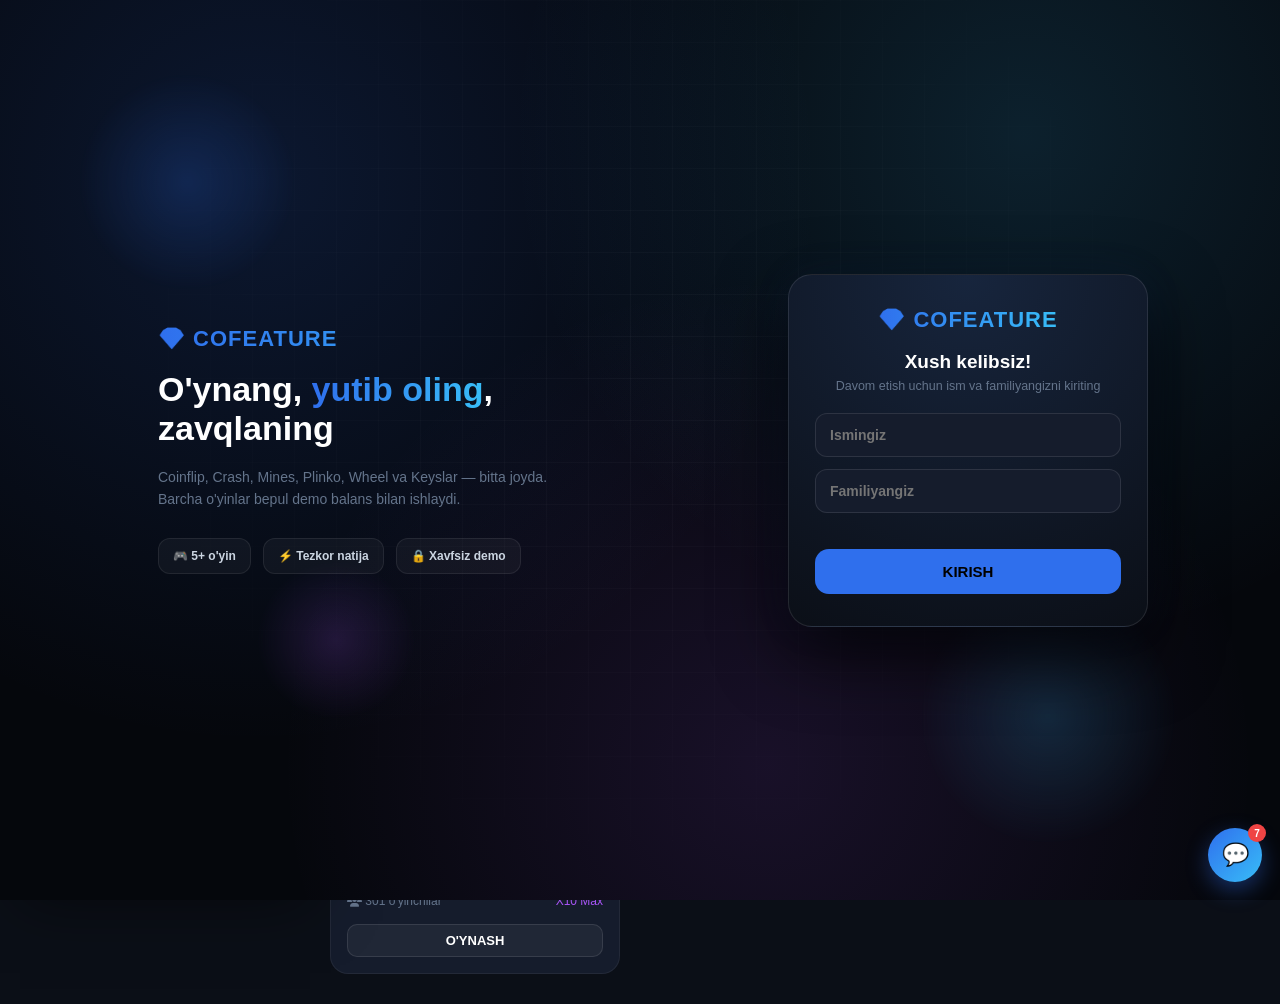
<file: index.html>
<!DOCTYPE html>
<html lang="uz">
<head>
  <meta charset="UTF-8">
  <meta name="viewport" content="width=device-width, initial-scale=1.0">
  <title>COFEATURE - Casino Platform</title>
  
  <!-- FontAwesome ikonkalari uchun ulash -->
  <link rel="stylesheet" href="https://cdnjs.cloudflare.com/ajax/libs/font-awesome/6.4.0/css/all.min.css">
  
  <link rel="stylesheet" href="styles.css">
  <script src="balance.js" defer></script>
  <script src="vip.js" defer></script>
  <script src="referral.js" defer></script>
  <script src="extras.js" defer></script>
  <script src="shell.js" defer></script>
  <script src="daily.js" defer></script>
  <script src="social.js" defer></script>
</head>
<body>

  <div class="topbar">
    <div class="topbar-left">
      <div class="brand"><i class="fa-solid fa-gem" style="color: #38bdf8;"></i> COFEATURE</div>
    </div>
    <div style="display:flex; align-items:center; gap:10px;">
      <div class="balance-pill"><i class="fa-solid fa-gem" style="color: #38bdf8;"></i> <span class="js-balance">0</span></div>
      <button class="reset-btn" onclick="if(confirm('Balansni 10 000 ga qaytarasizmi?')) skzResetBalance()">Balansni tiklash</button>
    </div>
  </div>

  <main class="main-content">
    <div class="section-title">
      <span><i class="fa-solid fa-fire" style="color: #ef4444;"></i> Mashhur O'yinlar</span>
      <span style="font-size: 14px; color: #2f6fed; font-weight: normal;"><i class="fa-solid fa-circle" style="font-size: 10px; color: #10b981;"></i> <span class="js-online-count">3,420</span> kishi o'ynamoqda</span>
    </div>

    <div class="games-grid">

      <a class="game-card" href="wheel.html">
        <div class="game-banner bg-wheel">
          <i class="fa-solid fa-life-ring fa-2x"></i>
          <span class="badge badge-live">Live</span>
        </div>
        <div class="game-info">
          <div class="game-title">Wheel (Ruletka)</div>
          <div class="game-stats">
            <span><i class="fa-solid fa-users"></i> 1,482 o'yinchilar</span>
            <span style="color:#2f6fed;">X50 Max</span>
          </div>
          <div class="play-btn">O'YNASH</div>
        </div>
      </a>

      <a class="game-card" href="crash.html">
        <div class="game-banner bg-crash">
          <i class="fa-solid fa-chart-line fa-2x"></i>
          <span class="badge badge-hot">Hot</span>
        </div>
        <div class="game-info">
          <div class="game-title">Crash</div>
          <div class="game-stats">
            <span><i class="fa-solid fa-users"></i> 840 o'yinchilar</span>
            <span style="color:#f59e0b;">X1000 Max</span>
          </div>
          <div class="play-btn">O'YNASH</div>
        </div>
      </a>

      <a class="game-card" href="mines.html">
        <div class="game-banner bg-mines">
          <i class="fa-solid fa-bomb fa-2x"></i>
        </div>
        <div class="game-info">
          <div class="game-title">Mines</div>
          <div class="game-stats">
            <span><i class="fa-solid fa-users"></i> 620 o'yinchilar</span>
            <span style="color:#38bdf8;">99% RTP</span>
          </div>
          <div class="play-btn">O'YNASH</div>
        </div>
      </a>

      <a class="game-card" href="plinko.html">
        <div class="game-banner bg-plinko">
          <i class="fa-solid fa-circle fa-2x" style="color: #a855f7;"></i>
        </div>
        <div class="game-info">
          <div class="game-title">Plinko</div>
          <div class="game-stats">
            <span><i class="fa-solid fa-users"></i> 478 o'yinchilar</span>
            <span style="color:#a855f7;">X100 Max</span>
          </div>
          <div class="play-btn">O'YNASH</div>
        </div>
      </a>

      <a class="game-card" href="coinflip.html">
        <div class="game-banner bg-coinflip">
          <i class="fa-solid fa-coins fa-2x"></i>
          <span class="badge badge-new">Yangi</span>
        </div>
        <div class="game-info">
          <div class="game-title">CoinFlip</div>
          <div class="game-stats">
            <span><i class="fa-solid fa-users"></i> 355 o'yinchilar</span>
            <span style="color:#ef4444;">X2 Max</span>
          </div>
          <div class="play-btn">O'YNASH</div>
        </div>
      </a>

      <a class="game-card" href="cases.html">
        <div class="game-banner bg-cases">
          <i class="fa-solid fa-gift fa-2x"></i>
          <span class="badge badge-new">Yangi</span>
        </div>
        <div class="game-info">
          <div class="game-title">Keyslar</div>
          <div class="game-stats">
            <span><i class="fa-solid fa-users"></i> 512 o'yinchilar</span>
            <span style="color:#f59e0b;">X35 Max</span>
          </div>
          <div class="play-btn">O'YNASH</div>
        </div>
      </a>

      <a class="game-card" href="upgrade.html">
        <div class="game-banner bg-plinko">
          <i class="fa-solid fa-bolt fa-2x"></i>
        </div>
        <div class="game-info">
          <div class="game-title">Apgreyder</div>
          <div class="game-stats">
            <span><i class="fa-solid fa-users"></i> 301 o'yinchilar</span>
            <span style="color:#a855f7;">X10 Max</span>
          </div>
          <div class="play-btn">O'YNASH</div>
        </div>
      </a>

    </div>
  </main>

</body>
</html>
</file>
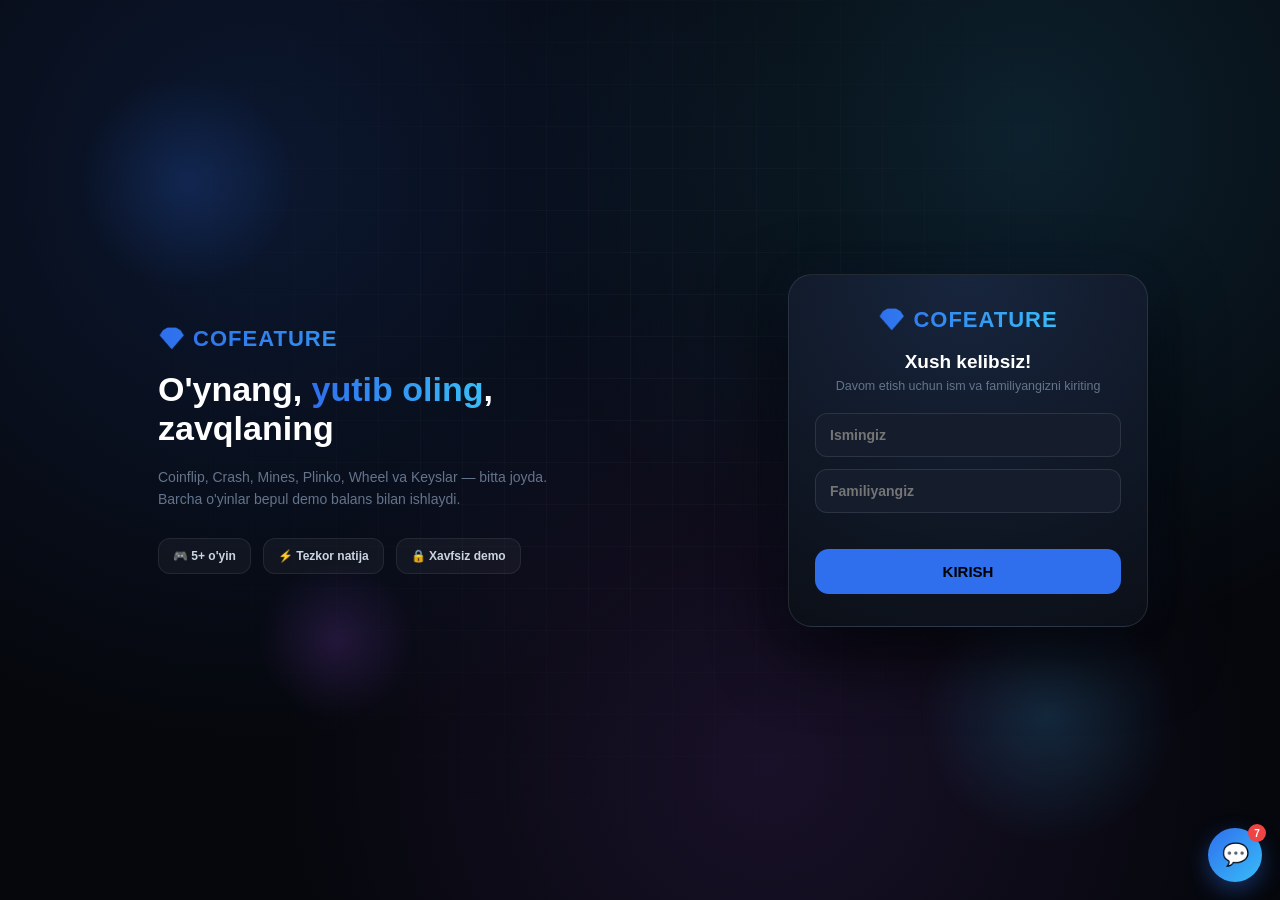
<file: cases.html>
<!DOCTYPE html>
<html lang="uz">
<head>
<meta charset="UTF-8">
<meta name="viewport" content="width=device-width, initial-scale=1.0">
<title>COFEATURE - Keyslar</title>
<link rel="stylesheet" href="https://cdnjs.cloudflare.com/ajax/libs/font-awesome/6.4.0/css/all.min.css">
<link rel="stylesheet" href="styles.css">
<script src="balance.js" defer></script>
<script src="vip.js" defer></script>
<script src="referral.js" defer></script>
<script src="gifts.js" defer></script>
<script src="extras.js" defer></script>
<script src="shell.js" defer></script>
<script src="daily.js" defer></script>
<script src="social.js" defer></script>
</head>
<body>

  <div class="topbar">
    <div class="topbar-left">
      <a class="back-btn" href="index.html"><i class="fa-solid fa-arrow-left"></i> Lobbi</a>
      <div class="brand"><i class="fa-solid fa-gift" style="color: #f59e0b;"></i> KEYSLAR</div>
    </div>
    <div class="balance-pill"><i class="fa-solid fa-gem" style="color: #38bdf8;"></i> <span class="js-balance">0</span></div>
  </div>

  <div class="game-page-wrap">
    <div class="app-container">

      <div class="game-heading"><i class="fa-solid fa-gift" style="color: #f59e0b;"></i> SOVG'A KEYSLARI</div>
      <div class="game-subtitle">Keyni tanlang va oching — ichidan tasodifiy darajadagi sovg'a (gift) chiqadi va inventaringizga tushadi. Uni istalgan vaqtda sotishingiz yoki Apgreyderda tavakkal qilishingiz mumkin.</div>

      <div class="cases-grid" id="casesGrid"></div>

      <div class="reel-wrap" id="reelWrap" style="display:none;">
        <div class="reel-pointer"></div>
        <div class="reel-track" id="reelTrack"></div>
      </div>

      <div class="win-reveal" id="winReveal">
        <div class="gift-icon-wrap" id="winIconWrap"></div>
        <div class="gift-drop-shadow" id="winShadow"></div>
        <div style="font-weight:800; font-size:15px;" id="winName"></div>
        <div style="font-size:12px; color:var(--text-muted); text-transform:uppercase; letter-spacing:1px;" id="winRarity"></div>
        <div style="font-weight:900; font-size:18px; color:var(--accent-amber);" id="winValue"></div>
        <div style="display:flex; gap:8px; width:100%; margin-top:6px;">
          <a href="inventory.html" class="primary-btn" style="background:rgba(255,255,255,0.08); color:#fff; flex:1; text-align:center; text-decoration:none;"><i class="fa-solid fa-briefcase"></i> Inventarga</a>
          <button class="primary-btn blue" style="flex:1;" id="sellNowBtn" onclick="sellLastWin()"><i class="fa-solid fa-coins"></i> Darhol sotish</button>
        </div>
      </div>

      <div class="free24-code-row" id="free24CodeRow" style="display:none;">
        <input class="bet-input" id="free24CodeInput" placeholder="Promo kodni kiriting" maxlength="20">
      </div>
      <div class="free24-timer" id="free24Timer" style="display:none;"></div>

      <button class="primary-btn" id="openBtn" onclick="openCase()">KEYNI OCHISH</button>

      <div class="history-bar" id="history" style="margin-top:16px;"></div>
    </div>
  </div>

  <div class="toast" id="toast"></div>

  <script>
    const SKZ_FREE24_KEY = 'skinoz_free24_last_v1';
    const SKZ_FREE24_CODE = 'tekin24';
    const SKZ_FREE24_COOLDOWN = 24 * 60 * 60 * 1000;

    const CASES = [
      { id: 'bronze',  name: "Bronza Key",  price: 100,  class: 'rarity-common',    img: 'img/case-bronze.png' },
      { id: 'silver',  name: "Kumush Key",  price: 500,  class: 'rarity-rare',      img: 'img/case-silver.png' },
      { id: 'gold',    name: "Oltin Key",   price: 1500, class: 'rarity-epic',      img: 'img/case-gold.png' },
      { id: 'diamond', name: "Olmos Key",   price: 5000, class: 'rarity-legendary', img: 'img/case-diamond.png' },
      { id: 'free24',  name: "Free24 Key",  price: 0,    class: 'rarity-rare', img: 'img/case-free24.png', free: true },
    ];

    let selectedCase = CASES[0];
    let opening = false;
    let lastWonItemId = null;
    let free24IntervalId = null;

    function showToast(msg, type) {
      const t = document.getElementById('toast');
      t.innerHTML = msg; // Ikonkalar ishlashi uchun innerHTML ga o'zgartirildi
      t.className = 'toast show ' + (type || '');
      if (window.skzOnToast) window.skzOnToast(type);
      setTimeout(() => t.classList.remove('show'), 2000);
    }

    function buildCasesGrid() {
      const grid = document.getElementById('casesGrid');
      grid.innerHTML = CASES.map(c => `
        <div class="case-card ${c.id === selectedCase.id ? 'active' : ''}" data-id="${c.id}" onclick="selectCase('${c.id}')">
          ${c.free ? '<div class="badge badge-free" style="position:absolute; top:8px; right:8px;">24H</div>' : ''}
          <div class="case-box ${c.class}"><img src="${c.img || skzGiftSrc('Case.webp')}" alt="${c.name}" style="width:56px; height:56px; object-fit:contain;"></div>
          <div class="case-name">${c.name}</div>
          <div class="case-price">${c.free ? '<i class="fa-solid fa-gift"></i> BEPUL' : '<i class="fa-solid fa-gem" style="color:#38bdf8;"></i> ' + skzFmt(c.price)}</div>
        </div>
      `).join('');
    }

    function selectCase(id) {
      if (opening) return;
      selectedCase = CASES.find(c => c.id === id);
      buildCasesGrid();
      document.getElementById('winReveal').classList.remove('show');
      refreshFree24UI();
    }

    function skzFmtTime(ms) {
      const total = Math.max(0, Math.ceil(ms / 1000));
      const h = Math.floor(total / 3600);
      const m = Math.floor((total % 3600) / 60);
      const s = total % 60;
      return [h, m, s].map(n => String(n).padStart(2, '0')).join(':');
    }

    function free24RemainingMs() {
      const last = parseInt(localStorage.getItem(SKZ_FREE24_KEY), 10) || 0;
      return SKZ_FREE24_COOLDOWN - (Date.now() - last);
    }

    function refreshFree24UI() {
      const codeRow = document.getElementById('free24CodeRow');
      const timer = document.getElementById('free24Timer');
      const openBtn = document.getElementById('openBtn');

      if (free24IntervalId) { clearInterval(free24IntervalId); free24IntervalId = null; }

      if (!selectedCase.free) {
        codeRow.style.display = 'none';
        timer.style.display = 'none';
        openBtn.disabled = opening;
        return;
      }

      codeRow.style.display = 'flex';
      timer.style.display = 'block';

      const tick = () => {
        const remaining = free24RemainingMs();
        if (remaining <= 0) {
          timer.className = 'free24-timer ready';
          timer.innerHTML = '<i class="fa-solid fa-check"></i> Bepul key tayyor! Promo kodni kiriting va oching.';
          openBtn.disabled = opening;
          if (free24IntervalId) { clearInterval(free24IntervalId); free24IntervalId = null; }
        } else {
          timer.className = 'free24-timer';
          timer.innerHTML = `<i class="fa-solid fa-hourglass-half"></i> Keyingi bepul key: ${skzFmtTime(remaining)}`;
          openBtn.disabled = true;
        }
      };
      tick();
      free24IntervalId = setInterval(tick, 1000);
    }

    function weightedPick() {
      return skzWeightedGiftPick();
    }

    function buildReelStrip(finalGift) {
      const track = document.getElementById('reelTrack');
      track.innerHTML = '';
      track.style.transition = 'none';
      track.style.transform = 'translateX(0px)';

      const stripLen = 34;
      const items = [];
      for (let i = 0; i < stripLen - 1; i++) items.push(weightedPick());
      const landingIndex = stripLen - 4; 
      items.splice(landingIndex, 0, finalGift);

      items.forEach(g => {
        const card = document.createElement('div');
        card.className = 'gift-card';
        const val = selectedCase.free ? skzGiftBaseValue(g) : Math.floor(selectedCase.price * g.mult);
        card.innerHTML = `
          <div class="gift-icon-wrap rarity-${g.rarity}">${skzGiftImg(g.file, g.name)}</div>
          <div class="gift-name">${g.name}</div>
          <div class="gift-value"><i class="fa-solid fa-gem" style="color:#38bdf8;"></i> ${skzFmt(val)}</div>
        `;
        track.appendChild(card);
      });

      return landingIndex;
    }

    function openCase() {
      if (opening) return;
      const price = selectedCase.price;

      if (selectedCase.free) {
        if (free24RemainingMs() > 0) {
          showToast("<i class='fa-solid fa-hourglass-half'></i> Bepul key hali tayyor emas!", 'lose');
          return;
        }
        const codeInput = document.getElementById('free24CodeInput');
        const code = (codeInput.value || '').trim().toLowerCase();
        if (code !== SKZ_FREE24_CODE) {
          showToast("<i class='fa-solid fa-circle-xmark'></i> Noto'g'ri promo kod!", 'lose');
          return;
        }
      } else if (skzGetBalance() < price) {
        showToast("<i class='fa-solid fa-circle-exclamation'></i> Balansingizda mablag' yetarli emas!", 'lose');
        return;
      }

      opening = true;
      document.getElementById('openBtn').disabled = true;
      document.getElementById('winReveal').classList.remove('show');
      if (window.skzSound) skzSound.open();
      if (typeof skzStatsRecordCaseOpen === 'function') skzStatsRecordCaseOpen();
      if (!selectedCase.free) skzAddBalance(-price);
      const finalGift = weightedPick();
      const reelWrap = document.getElementById('reelWrap');
      reelWrap.style.display = 'block';
      const landingIndex = buildReelStrip(finalGift);

      const cardWidth = 96 + 12; 
      const wrapWidth = reelWrap.clientWidth;
      const targetOffset = landingIndex * cardWidth + cardWidth / 2 - wrapWidth / 2;

      requestAnimationFrame(() => {
        const track = document.getElementById('reelTrack');
        track.style.transition = 'transform 4.2s cubic-bezier(0.12, 0.85, 0.15, 1)';
        track.style.transform = `translateX(-${targetOffset}px)`;
      });

      setTimeout(() => {
        const winAmount = selectedCase.free ? skzGiftBaseValue(finalGift) : Math.floor(price * finalGift.mult);
        const invItem = skzAddInventoryItem({
          name: finalGift.name,
          rarity: finalGift.rarity,
          file: finalGift.file,
          value: winAmount
        });
        lastWonItemId = invItem.id;

        if (selectedCase.free) {
          localStorage.setItem(SKZ_FREE24_KEY, Date.now());
          const codeInput = document.getElementById('free24CodeInput');
          if (codeInput) codeInput.value = '';
        }

        document.getElementById('winIconWrap').className = 'gift-icon-wrap rarity-' + finalGift.rarity;
        document.getElementById('winIconWrap').innerHTML = skzGiftImg(finalGift.file, finalGift.name, 'gift-drop-anim');
        const shadowEl = document.getElementById('winShadow');
        shadowEl.style.animation = 'none';
        void shadowEl.offsetWidth; 
        shadowEl.style.animation = '';
        document.getElementById('winName').innerText = finalGift.name;
        document.getElementById('winRarity').innerText = SKZ_RARITY_LABEL[finalGift.rarity];
        document.getElementById('winValue').innerHTML = `${skzFmt(winAmount)} <i class="fa-solid fa-gem" style="color:#38bdf8;"></i>`;
        document.getElementById('winReveal').classList.add('show');

        const isProfit = selectedCase.free ? true : winAmount >= price;
        showToast(isProfit ? `<i class="fa-solid fa-gift"></i> ${finalGift.name} inventarga qo'shildi!` : `${finalGift.name} inventarga qo'shildi`, isProfit ? 'win' : 'lose');

        const hist = document.getElementById('history');
        const div = document.createElement('div');
        div.className = 'history-item';
        div.style.color = isProfit ? '#2f6fed' : '#ef4444';
        div.innerText = finalGift.name.split(' ')[0];
        hist.prepend(div);
        if (hist.children.length > 10) hist.removeChild(hist.lastChild);

        opening = false;
        document.getElementById('openBtn').disabled = false;
      }, 4300);
    }

    function sellLastWin() {
      if (!lastWonItemId) return;
      const amount = skzSellItem(lastWonItemId);
      if (amount > 0) {
        showToast(`<i class="fa-solid fa-coins"></i> Sotildi! +${skzFmt(amount)} <i class="fa-solid fa-gem" style="color:#38bdf8;"></i>`, 'win');
        document.getElementById('winReveal').classList.remove('show');
        lastWonItemId = null;
      }
    }

    window.onload = () => { buildCasesGrid(); refreshFree24UI(); };
  </script>
</body>
</html>
</file>
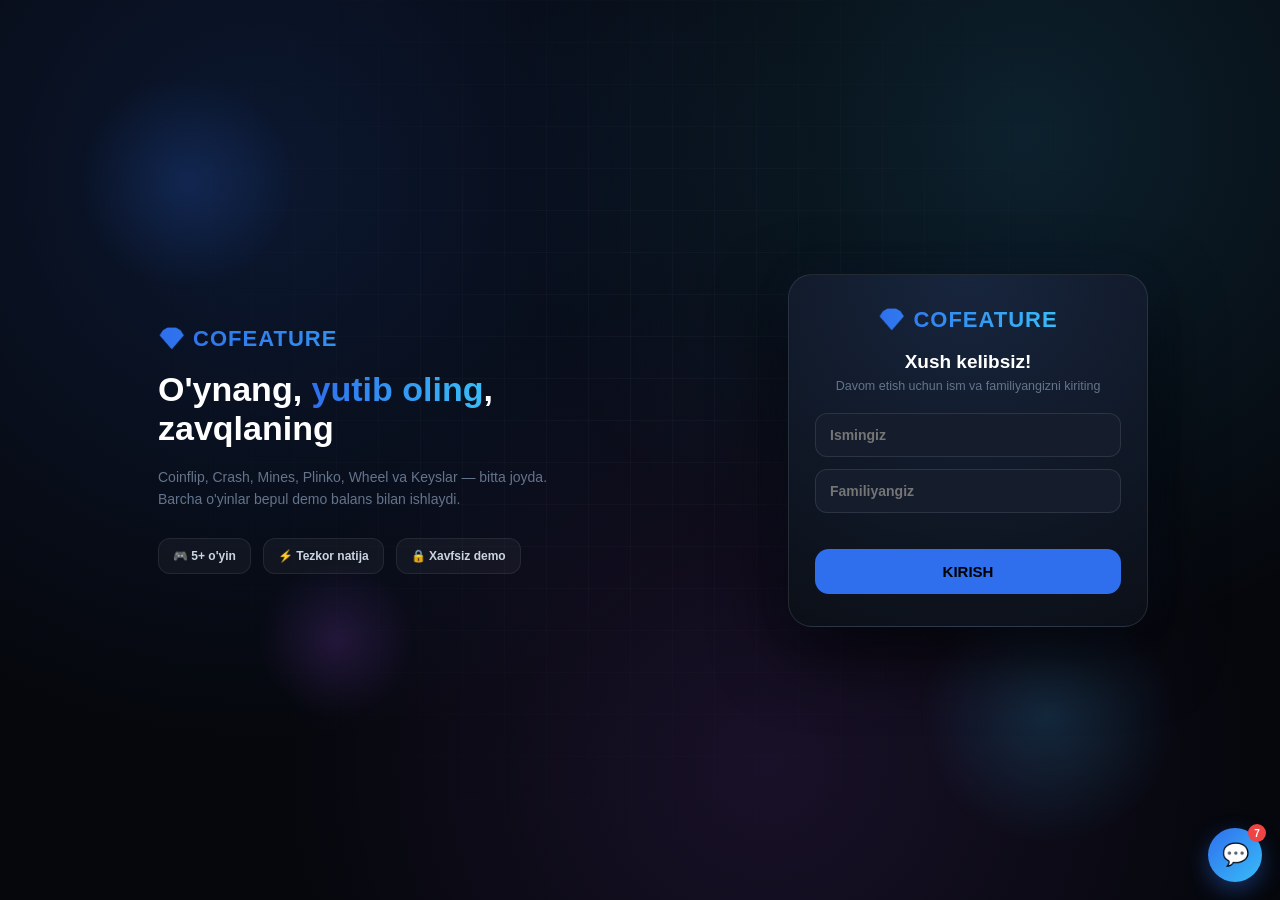
<file: coinflip.html>
<!DOCTYPE html>
<html lang="uz">
<head>
<meta charset="UTF-8">
<meta name="viewport" content="width=device-width, initial-scale=1.0">
<title>COFEATURE - CoinFlip</title>
<link rel="stylesheet" href="https://cdnjs.cloudflare.com/ajax/libs/font-awesome/6.4.0/css/all.min.css">
<link rel="stylesheet" href="styles.css">
<script src="balance.js" defer></script>
<script src="vip.js" defer></script>
<script src="referral.js" defer></script>
<script src="gifts.js" defer></script>
<script src="giftbet.js" defer></script>
<script src="extras.js" defer></script>
<script src="shell.js" defer></script>
<script src="daily.js" defer></script>
<script src="social.js" defer></script>
<style>
  .coin-wrap {
    width: 160px;
    height: 160px;
    margin: 10px auto 24px;
    perspective: 800px;
  }
  .coin {
    width: 100%;
    height: 100%;
    position: relative;
    transform-style: preserve-3d;
    transition: transform 2.2s cubic-bezier(0.2, 0.8, 0.2, 1);
  }
  .coin-face {
    position: absolute;
    width: 100%;
    height: 100%;
    border-radius: 50%;
    backface-visibility: hidden;
    display: flex;
    align-items: center;
    justify-content: center;
    font-size: 50px;
    font-weight: 900;
    border: 4px solid rgba(255,255,255,0.2);
  }
  .coin-heads { background: radial-gradient(circle, #f59e0b, #92400e); color: #fff; }
  .coin-tails { background: radial-gradient(circle, #64748b, #1e293b); color: #fff; transform: rotateY(180deg); }

  .side-picker { display: flex; gap: 10px; width: 100%; margin-bottom: 16px; }
  .side-btn {
    flex: 1;
    background: var(--bg-card);
    border: 2px solid rgba(255,255,255,0.08);
    color: #cbd5e1;
    padding: 14px;
    border-radius: 14px;
    font-weight: 800;
    font-size: 14px;
    cursor: pointer;
    display: flex;
    flex-direction: column;
    align-items: center;
    gap: 6px;
  }
  .side-btn.active { border-color: var(--accent-amber); color: #fff; background: rgba(245,158,11,0.1); }
  .side-emoji { font-size: 24px; }

  .streak-row {
    display: flex;
    justify-content: space-between;
    width: 100%;
    background: var(--bg-card);
    border: 1px solid rgba(255,255,255,0.08);
    border-radius: 12px;
    padding: 10px 14px;
    font-size: 13px;
    margin-bottom: 14px;
    color: #cbd5e1;
  }
</style>
</head>
<body>

  <div class="topbar">
    <div class="topbar-left">
      <a class="back-btn" href="index.html"><i class="fa-solid fa-arrow-left"></i> Lobbi</a>
      <div class="brand"><i class="fa-solid fa-coins" style="color: #f59e0b;"></i> COINFLIP</div>
    </div>
    <div class="balance-pill"><i class="fa-solid fa-gem" style="color: #38bdf8;"></i> <span class="js-balance">0</span></div>
  </div>

  <div class="game-page-wrap">
    <div class="app-container">

      <div class="history-bar" id="history"></div>

      <div class="coin-wrap">
        <div class="coin" id="coin">
          <div class="coin-face coin-heads"><i class="fa-solid fa-crown"></i></div>
          <div class="coin-face coin-tails"><i class="fa-solid fa-star"></i></div>
        </div>
      </div>

      <div class="streak-row">
        <span>Ketma-ket g'alaba: <b id="streak" style="color:var(--accent);">0</b></span>
        <span>Yutuq: <b id="winMultLabel">x1.96</b></span>
      </div>

      <div class="side-picker">
        <button class="side-btn active" id="btn-heads" onclick="selectSide('heads')">
          <span class="side-emoji"><i class="fa-solid fa-crown"></i></span> ORQA (Heads)
        </button>
        <button class="side-btn" id="btn-tails" onclick="selectSide('tails')">
          <span class="side-emoji"><i class="fa-solid fa-star"></i></span> OLD (Tails)
        </button>
      </div>

      <div id="stakeMode"></div>

      <div id="cashControls">
        <div class="quick-bets">
          <button class="quick-btn" onclick="selectBetAmount(50, event)">+50</button>
          <button class="quick-btn" onclick="selectBetAmount(200, event)">+200</button>
          <button class="quick-btn" onclick="selectBetAmount(500, event)">+500</button>
          <button class="quick-btn" onclick="selectBetAmount('MAX', event)">MAX</button>
        </div>

        <div class="bet-input-row">
          <input type="number" class="bet-input" id="betAmount" value="100" min="1">
        </div>
      </div>

      <button class="primary-btn" id="flipBtn" onclick="flipCoin()">TANGA TASHLASH</button>
    </div>
  </div>

  <div class="toast" id="toast"></div>

  <script>
    let selectedSide = 'heads';
    let betAmount = 100;
    let streak = 0;
    let flipping = false;
    let totalRotation = 0;
    const WIN_MULT = 1.96; 

    function showToast(msg, type) {
      const t = document.getElementById('toast');
      t.innerHTML = msg; 
      t.className = 'toast show ' + (type || '');
      if (window.skzOnToast) window.skzOnToast(type);
      setTimeout(() => t.classList.remove('show'), 1800);
    }

    function selectSide(side) {
      if (flipping) return;
      selectedSide = side;
      document.getElementById('btn-heads').classList.toggle('active', side === 'heads');
      document.getElementById('btn-tails').classList.toggle('active', side === 'tails');
    }

    function selectBetAmount(amount, ev) {
      betAmount = amount === 'MAX' ? skzGetBalance() : amount;
      document.getElementById('betAmount').value = betAmount;
      document.querySelectorAll('.quick-btn').forEach(btn => btn.classList.remove('active'));
      if (ev) ev.target.classList.add('active');
    }

    document.getElementById('betAmount').addEventListener('input', (e) => {
      betAmount = parseInt(e.target.value) || 0;
    });

    function flipCoin() {
      if (flipping) return;
      if (!skzGiftBetCanPlace(betAmount)) {
        showToast(skzStake.mode === 'gift' ? "<i class='fa-solid fa-circle-exclamation'></i> Avval sovg'a tanlang!" : "<i class='fa-solid fa-circle-exclamation'></i> Balansingizda mablag' yetarli emas!", 'lose');
        return;
      }
      flipping = true;
      document.getElementById('flipBtn').disabled = true;
      const stakeInfo = skzGiftBetConsume(betAmount);

      const result = Math.random() < 0.5 ? 'heads' : 'tails';
      const extraSpins = 6;
      const landRotation = result === 'heads' ? 0 : 180;
      totalRotation += 360 * extraSpins + landRotation - (totalRotation % 360);

      const coin = document.getElementById('coin');
      coin.style.transform = `rotateY(${totalRotation}deg)`;

      setTimeout(() => {
        const won = result === selectedSide;
        const hist = document.getElementById('history');
        const div = document.createElement('div');
        div.className = 'history-item';
        div.style.color = won ? '#2f6fed' : '#ef4444';
        div.innerHTML = result === 'heads' ? '<i class="fa-solid fa-crown"></i>' : '<i class="fa-solid fa-star"></i>';
        hist.prepend(div);
        if (hist.children.length > 10) hist.removeChild(hist.lastChild);

        if (won) {
          streak++;
          const outcome = skzGiftBetResolveWin(stakeInfo, WIN_MULT);
          if (outcome.type === 'gift') {
            showToast(`<i class="fa-solid fa-party-horn"></i> To'g'ri topdingiz! ${outcome.from.name} <i class="fa-solid fa-arrow-right"></i> ${outcome.gift.name} <i class="fa-solid fa-gift"></i>`, 'win');
          } else {
            showToast(`<i class="fa-solid fa-check"></i> To'g'ri topdingiz! +${skzFmt(outcome.amount)} <i class="fa-solid fa-gem" style="color:#38bdf8;"></i>`, 'win');
          }
        } else {
          streak = 0;
          const outcome = skzGiftBetResolveLose(stakeInfo);
          showToast(outcome.type === 'gift-lost' ? `<i class="fa-solid fa-burst"></i> Noto'g'ri! ${outcome.from.name} kuydi.` : `<i class="fa-solid fa-xmark"></i> Noto'g'ri! -${skzFmt(outcome.amount)} <i class="fa-solid fa-gem" style="color:#38bdf8;"></i>`, 'lose');
        }
        document.getElementById('streak').innerText = streak;

        flipping = false;
        document.getElementById('flipBtn').disabled = false;
      }, 2300);
    }

    window.onload = () => {
      document.getElementById('winMultLabel').innerText = 'x' + WIN_MULT;
      skzGiftBetInitUI('stakeMode', () => {
        document.getElementById('cashControls').style.display = skzStake.mode === 'gift' ? 'none' : 'block';
      });
    };
  </script>
</body>
</html>
</file>
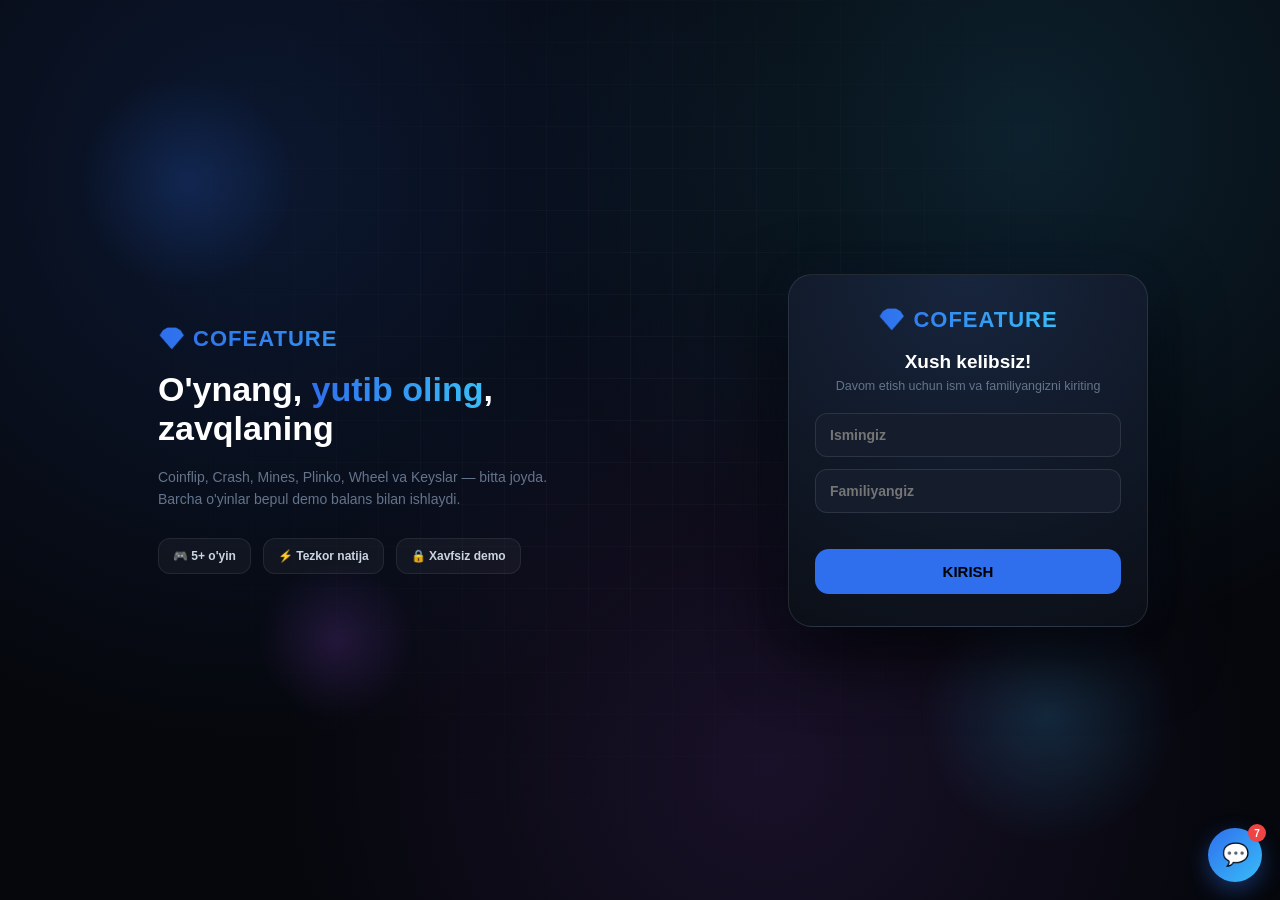
<file: crash.html>
<!DOCTYPE html>
<html lang="uz">
<head>
<meta charset="UTF-8">
<meta name="viewport" content="width=device-width, initial-scale=1.0">
<title>COFEATURE - Crash</title>
<link rel="stylesheet" href="https://cdnjs.cloudflare.com/ajax/libs/font-awesome/6.4.0/css/all.min.css">
<link rel="stylesheet" href="styles.css">
<script src="balance.js" defer></script>
<script src="vip.js" defer></script>
<script src="referral.js" defer></script>
<script src="gifts.js" defer></script>
<script src="giftbet.js" defer></script>
<script src="extras.js" defer></script>
<script src="shell.js" defer></script>
<script src="daily.js" defer></script>
<script src="social.js" defer></script>
<style>
  .crash-chart-wrap {
    width: 100%;
    height: 220px;
    background: #0d131f;
    border-radius: 16px;
    border: 1px solid rgba(255,255,255,0.06);
    position: relative;
    overflow: hidden;
    margin-bottom: 18px;
    display: flex;
    align-items: center;
    justify-content: center;
  }
  #crashCanvas { width: 100%; height: 100%; display: block; }
  .crash-mult-label {
    position: absolute;
    top: 50%; left: 50%;
    transform: translate(-50%, -50%);
    font-size: 42px;
    font-weight: 900;
    color: #fff;
    text-shadow: 0 0 20px rgba(0,0,0,0.6);
    transition: color 0.2s;
  }
  .crash-mult-label.crashed { color: var(--accent-red); }
  .crash-mult-label.flying { color: var(--accent); }
  .status-line {
    font-size: 13px;
    color: var(--text-muted);
    text-align: center;
    margin-bottom: 14px;
    min-height: 18px;
  }
  .cashout-info {
    width: 100%;
    background: var(--bg-card);
    border: 1px solid rgba(255,255,255,0.08);
    border-radius: 12px;
    padding: 10px 14px;
    font-size: 13px;
    display: flex;
    justify-content: space-between;
    margin-bottom: 14px;
    color: #cbd5e1;
  }
</style>
</head>
<body>

  <div class="topbar">
    <div class="topbar-left">
      <a class="back-btn" href="index.html"><i class="fa-solid fa-arrow-left"></i> Lobbi</a>
      <div class="brand"><i class="fa-solid fa-chart-line" style="color: #f59e0b;"></i> CRASH</div>
    </div>
    <div class="balance-pill"><i class="fa-solid fa-gem" style="color: #38bdf8;"></i> <span class="js-balance">0</span></div>
  </div>

  <div class="game-page-wrap">
    <div class="app-container">

      <div class="history-bar" id="history"></div>

      <div class="crash-chart-wrap">
        <canvas id="crashCanvas" width="420" height="220"></canvas>
        <div class="crash-mult-label" id="multLabel">1.00x</div>
      </div>

      <div class="status-line" id="statusLine">Keyingi tur boshlanmoqda...</div>

      <div class="cashout-info">
        <span>Tikilgan:</span>
        <span id="activeBetLabel">— <i class="fa-solid fa-gem" style="color: #38bdf8;"></i></span>
      </div>

      <div id="stakeMode"></div>

      <div id="cashControls">
        <div class="quick-bets">
          <button class="quick-btn" onclick="selectBetAmount(100, event)">+100</button>
          <button class="quick-btn" onclick="selectBetAmount(500, event)">+500</button>
          <button class="quick-btn" onclick="selectBetAmount(1000, event)">+1 000</button>
          <button class="quick-btn" onclick="selectBetAmount('MAX', event)">MAX</button>
        </div>

        <div class="bet-input-row">
          <input type="number" class="bet-input" id="betAmount" value="100" min="1">
        </div>
      </div>

      <button class="primary-btn" id="actionBtn" onclick="onActionClick()">TIKISH</button>

      <div class="game-subtitle">Multiplikator o'sib boradi — istalgan vaqtda "Naqd olish" tugmasini bosib yutuqni qo'lga kiriting. Kechikib qolsangiz — portlaydi va tikkan pulingiz kuyadi.</div>
    </div>
  </div>

  <div class="toast" id="toast"></div>

  <script>
    const canvas = document.getElementById('crashCanvas');
    const ctx = canvas.getContext('2d');
    const multLabel = document.getElementById('multLabel');
    const statusLine = document.getElementById('statusLine');
    const actionBtn = document.getElementById('actionBtn');
    const activeBetLabel = document.getElementById('activeBetLabel');

    let phase = 'waiting'; 
    let multiplier = 1.00;
    let crashPoint = 2.0;
    let startTime = null;
    let rafId = null;
    let countdownId = null;
    let currentStakeInfo = null;
    let hasCashedOut = false;
    let betAmount = 100;

    function showToast(msg, type) {
      const t = document.getElementById('toast');
      t.innerHTML = msg; // Ikonkalar ishlashi uchun
      t.className = 'toast show ' + (type || '');
      if (window.skzOnToast) window.skzOnToast(type);
      setTimeout(() => t.classList.remove('show'), 1800);
    }

    function selectBetAmount(amount, ev) {
      betAmount = amount === 'MAX' ? skzGetBalance() : amount;
      document.getElementById('betAmount').value = betAmount;
      document.querySelectorAll('.quick-btn').forEach(btn => btn.classList.remove('active'));
      if (ev) ev.target.classList.add('active');
    }

    document.getElementById('betAmount').addEventListener('input', (e) => {
      betAmount = parseInt(e.target.value) || 0;
    });

    function generateCrashPoint() {
      const r = Math.random();
      if (r < 0.03) return 1.00;
      const houseEdge = 0.97;
      const point = houseEdge / (1 - r);
      return Math.min(point, 1000);
    }

    function resetChart() {
      ctx.clearRect(0, 0, canvas.width, canvas.height);
    }

    function drawChart(elapsedRatio) {
      resetChart();
      ctx.strokeStyle = phase === 'crashed' ? '#ef4444' : '#2f6fed';
      ctx.lineWidth = 3;
      ctx.beginPath();
      const w = canvas.width, h = canvas.height;
      const points = 60;
      ctx.moveTo(0, h);
      for (let i = 0; i <= points; i++) {
        const t = (i / points) * elapsedRatio;
        const x = t * w;
        const m = 1 + Math.pow(t * 6, 1.6);
        const y = h - Math.min(m / 12, 1) * (h - 20);
        ctx.lineTo(x, y);
      }
      ctx.stroke();
    }

    function onActionClick() {
      if (phase === 'waiting') {
        if (!skzGiftBetCanPlace(betAmount)) {
          showToast(skzStake.mode === 'gift' ? "<i class='fa-solid fa-circle-exclamation'></i> Avval sovg'a tanlang!" : "<i class='fa-solid fa-circle-exclamation'></i> Balansingizda mablag' yetarli emas!", 'lose');
          return;
        }
        currentStakeInfo = skzGiftBetConsume(betAmount);
        hasCashedOut = false;
        activeBetLabel.innerHTML = currentStakeInfo.mode === 'gift'
          ? `<i class="fa-solid fa-gift"></i> ${currentStakeInfo.stakedItem.name}`
          : `${skzFmt(currentStakeInfo.value)} <i class="fa-solid fa-gem" style="color: #38bdf8;"></i>`;
        document.getElementById('cashControls').style.display = 'none';
        actionBtn.disabled = true;
        actionBtn.innerHTML = "KUTILMOQDA...";
      } else if (phase === 'flying' && currentStakeInfo && !hasCashedOut) {
        cashOut();
      }
    }

    function cashOut() {
      hasCashedOut = true;
      const outcome = skzGiftBetResolveWin(currentStakeInfo, multiplier);
      if (outcome.type === 'gift') {
        showToast(`<i class="fa-solid fa-coins" style="color: #f59e0b;"></i> Naqd oldingiz! ${outcome.from.name} <i class="fa-solid fa-arrow-right"></i> ${outcome.gift.name} <i class="fa-solid fa-gift"></i> (${multiplier.toFixed(2)}x)`, 'win');
      } else {
        showToast(`<i class="fa-solid fa-coins" style="color: #f59e0b;"></i> Naqd oldingiz! +${skzFmt(outcome.amount)} <i class="fa-solid fa-gem" style="color: #38bdf8;"></i> (${multiplier.toFixed(2)}x)`, 'win');
      }
      actionBtn.disabled = true;
      actionBtn.innerHTML = "NAQD OLINDI <i class='fa-solid fa-check'></i>";
    }

    function startWaitPhase() {
      phase = 'waiting';
      currentStakeInfo = null;
      hasCashedOut = false;
      activeBetLabel.innerHTML = '— <i class="fa-solid fa-gem" style="color: #38bdf8;"></i>';
      multiplier = 1.00;
      multLabel.innerHTML = '1.00x';
      multLabel.className = 'crash-mult-label';
      resetChart();
      actionBtn.disabled = false;
      actionBtn.innerHTML = 'TIKISH';
      actionBtn.className = 'primary-btn';
      if (skzStake.mode !== 'gift') document.getElementById('cashControls').style.display = 'block';

      let countdown = 5;
      statusLine.innerHTML = `Keyingi tur <i class="fa-regular fa-clock"></i> ${countdown}s dan keyin...`;
      countdownId = setInterval(() => {
        countdown -= 1;
        statusLine.innerHTML = `Keyingi tur <i class="fa-regular fa-clock"></i> ${countdown}s dan keyin...`;
        if (countdown <= 0) {
          clearInterval(countdownId);
          startFlyPhase();
        }
      }, 1000);
    }

    function startFlyPhase() {
      phase = 'flying';
      crashPoint = generateCrashPoint();
      startTime = performance.now();
      statusLine.innerHTML = '<i class="fa-solid fa-rocket" style="color: #38bdf8;"></i> Uchmoqda...';
      multLabel.className = 'crash-mult-label flying';
      if (currentStakeInfo) {
        actionBtn.disabled = false;
        actionBtn.innerHTML = 'NAQD OLISH <i class="fa-solid fa-coins"></i>';
        actionBtn.className = 'primary-btn blue';
      }
      tick();
    }

    function tick() {
      const elapsed = (performance.now() - startTime) / 1000;
      multiplier = 1 + Math.pow(elapsed, 1.55) * 0.18;

      if (multiplier >= crashPoint) {
        multiplier = crashPoint;
        endRound();
        return;
      }

      multLabel.innerHTML = multiplier.toFixed(2) + 'x';
      drawChart(Math.min(elapsed / 6, 1));
      rafId = requestAnimationFrame(tick);
    }

    function endRound() {
      cancelAnimationFrame(rafId);
      phase = 'crashed';
      multLabel.innerHTML = multiplier.toFixed(2) + 'x';
      multLabel.className = 'crash-mult-label crashed';
      drawChart(1);
      statusLine.innerHTML = `<i class="fa-solid fa-burst" style="color: #ef4444;"></i> Portladi ${multiplier.toFixed(2)}x da!`;

      const hist = document.getElementById('history');
      const div = document.createElement('div');
      div.className = 'history-item';
      div.style.color = multiplier < 2 ? '#ef4444' : '#2f6fed';
      div.innerText = multiplier.toFixed(2) + 'x';
      hist.prepend(div);
      if (hist.children.length > 10) hist.removeChild(hist.lastChild);

      if (currentStakeInfo && !hasCashedOut) {
        const outcome = skzGiftBetResolveLose(currentStakeInfo);
        showToast(outcome.type === 'gift-lost' ? `<i class="fa-solid fa-burst"></i> ${outcome.from.name} kuydi!` : `<i class="fa-solid fa-xmark"></i> Yutqazdingiz! -${skzFmt(outcome.amount)} <i class="fa-solid fa-gem" style="color: #38bdf8;"></i>`, 'lose');
      }

      actionBtn.disabled = true;

      setTimeout(startWaitPhase, 2500);
    }

    window.onload = () => {
      startWaitPhase();
      skzGiftBetInitUI('stakeMode', () => {
        if (phase === 'waiting') {
          document.getElementById('cashControls').style.display = skzStake.mode === 'gift' ? 'none' : 'block';
        }
      });
    };
  </script>
</body>
</html>
</file>
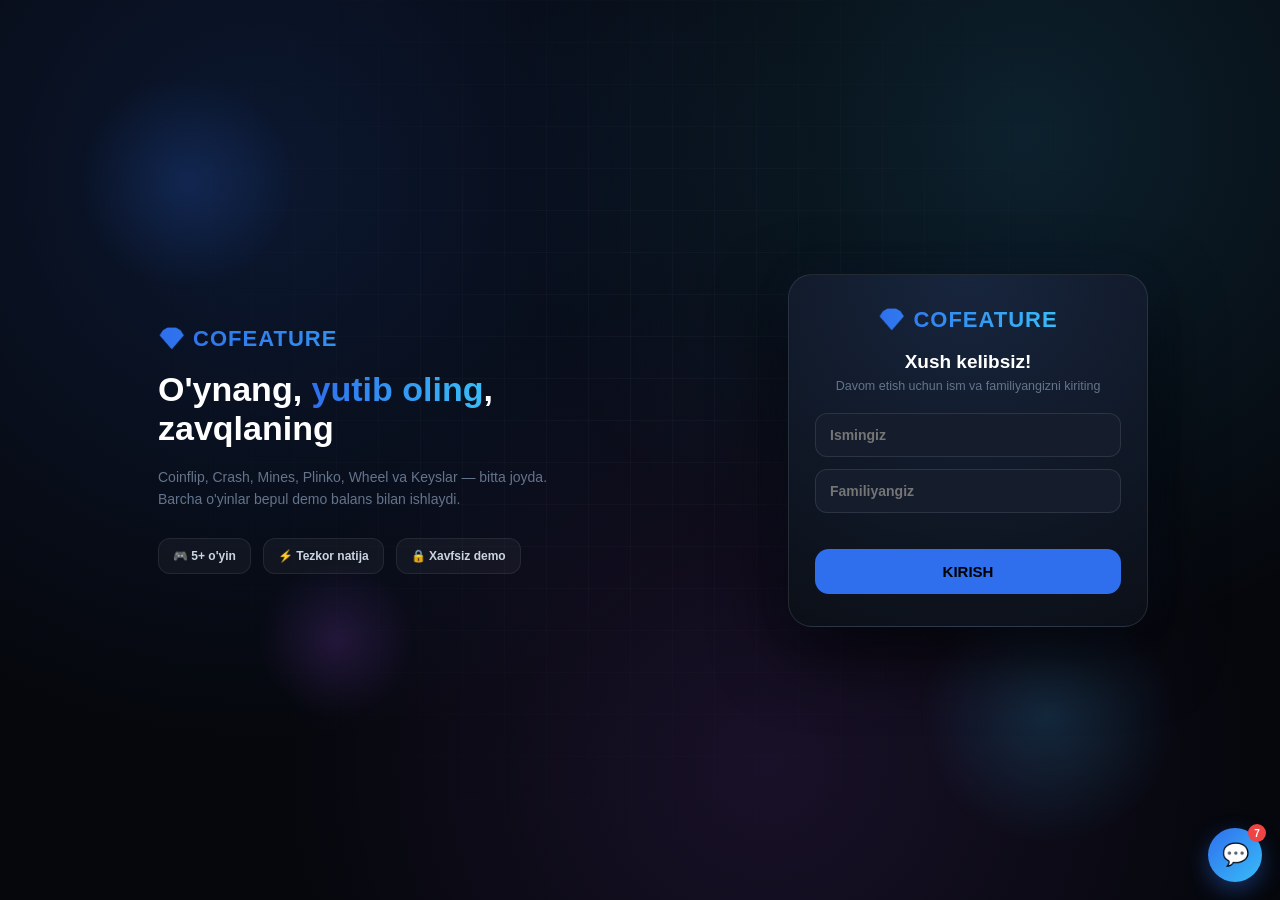
<file: inventory.html>
<!DOCTYPE html>
<html lang="uz">
<head>
<meta charset="UTF-8">
<meta name="viewport" content="width=device-width, initial-scale=1.0">
<title>COFEATURE - Inventar</title>
<link rel="stylesheet" href="https://cdnjs.cloudflare.com/ajax/libs/font-awesome/6.4.0/css/all.min.css">
<link rel="stylesheet" href="styles.css">
<script src="balance.js" defer></script>
<script src="vip.js" defer></script>
<script src="referral.js" defer></script>
<script src="gifts.js" defer></script>
<script src="extras.js" defer></script>
<script src="shell.js" defer></script>
<script src="daily.js" defer></script>
<script src="social.js" defer></script>
<style>
  .inv-toolbar {
    display: flex;
    justify-content: space-between;
    align-items: center;
    width: 100%;
    margin-bottom: 16px;
    gap: 10px;
  }
  .inv-total {
    font-size: 13px;
    color: var(--text-muted);
  }
  .inv-total b { color: var(--accent-amber); }
  .sell-all-btn {
    background: var(--accent-red);
    color: #fff;
    border: none;
    padding: 10px 16px;
    border-radius: 12px;
    font-weight: 800;
    font-size: 12.5px;
    cursor: pointer;
    white-space: nowrap;
  }
  .sell-all-btn:disabled { opacity: 0.4; cursor: not-allowed; }

  .inv-grid {
    display: grid;
    grid-template-columns: repeat(auto-fill, minmax(96px, 1fr));
    gap: 12px;
    width: 100%;
  }
  .inv-item {
    background: var(--bg-card);
    border: 1px solid rgba(255,255,255,0.08);
    border-radius: 14px;
    padding: 12px 8px;
    display: flex;
    flex-direction: column;
    align-items: center;
    gap: 6px;
  }
  .inv-item .gift-icon-wrap { width: 56px; height: 56px; border-radius: 12px; display: flex; align-items: center; justify-content: center; }
  .inv-item .gift-icon-wrap svg { width: 34px; height: 34px; }
  .inv-item-name { font-size: 10.5px; font-weight: 700; text-align: center; color: #cbd5e1; line-height: 1.25; min-height: 26px; }
  .inv-item-value { font-size: 11px; font-weight: 800; color: var(--accent-amber); }
  .inv-item-sell {
    width: 100%;
    background: rgba(255,255,255,0.06);
    border: 1px solid rgba(255,255,255,0.1);
    color: #fff;
    padding: 6px;
    border-radius: 8px;
    font-size: 10.5px;
    font-weight: 700;
    cursor: pointer;
  }
  .inv-item-sell:hover { background: var(--accent); color: #000; }

  .inv-empty {
    width: 100%;
    text-align: center;
    padding: 50px 20px;
    color: var(--text-muted);
    font-size: 13px;
  }
  .inv-empty .big { font-size: 40px; margin-bottom: 10px; }

  .withdraw-all-btn {
    background: rgba(255,255,255,0.06);
    border: 1px solid rgba(255,255,255,0.12);
    color: #e2e8f0;
    padding: 10px 16px;
    border-radius: 12px;
    font-weight: 800;
    font-size: 12.5px;
    cursor: pointer;
    white-space: nowrap;
  }
  .withdraw-all-btn:disabled { opacity: 0.4; cursor: not-allowed; }
  .withdraw-all-btn:hover:not(:disabled) { background: rgba(255,255,255,0.12); }

  .inv-item-actions { display: flex; flex-direction: column; gap: 5px; width: 100%; }
  .inv-item-withdraw {
    width: 100%;
    background: rgba(255,255,255,0.06);
    border: 1px solid var(--accent);
    color: var(--accent-blue);
    padding: 6px;
    border-radius: 8px;
    font-size: 10.5px;
    font-weight: 700;
    cursor: pointer;
  }
  .inv-item-withdraw:hover { background: var(--accent); color: #fff; }

  .inv-item-send {
    width: 100%;
    background: rgba(168,85,247,0.12);
    border: 1px solid var(--accent-purple);
    color: var(--accent-purple);
    padding: 6px;
    border-radius: 8px;
    font-size: 10.5px;
    font-weight: 700;
    cursor: pointer;
  }
  .inv-item-send:hover { background: var(--accent-purple); color: #fff; }

  .withdraw-history {
    width: 100%;
    margin-top: 26px;
  }
  .withdraw-history-title {
    font-size: 13px;
    font-weight: 800;
    color: #cbd5e1;
    margin-bottom: 10px;
  }
  .withdraw-row {
    display: flex;
    align-items: center;
    gap: 10px;
    background: var(--bg-card);
    border: 1px solid rgba(255,255,255,0.06);
    border-radius: 12px;
    padding: 9px 12px;
    margin-bottom: 8px;
  }
  .withdraw-row .gift-icon-wrap { width: 34px; height: 34px; border-radius: 9px; flex-shrink: 0; display:flex; align-items:center; justify-content:center; }
  .withdraw-row .gift-icon-wrap svg { width: 20px; height: 20px; }
  .withdraw-row-name { font-size: 12px; font-weight: 700; flex: 1; min-width: 0; overflow: hidden; text-overflow: ellipsis; white-space: nowrap; }
  .withdraw-status {
    font-size: 10.5px;
    font-weight: 800;
    padding: 4px 9px;
    border-radius: 20px;
    background: rgba(245, 158, 11, 0.15);
    color: var(--accent-amber);
    white-space: nowrap;
  }
</style>
</head>
<body>

  <div class="topbar">
    <div class="topbar-left">
      <a class="back-btn" href="index.html"><i class="fa-solid fa-arrow-left"></i> Lobbi</a>
      <div class="brand"><i class="fa-solid fa-briefcase" style="color: #a855f7;"></i> INVENTAR</div>
    </div>
    <div class="balance-pill"><i class="fa-solid fa-gem" style="color: #38bdf8;"></i> <span class="js-balance">0</span></div>
  </div>

  <div class="game-page-wrap">
    <div class="app-container" style="max-width: 640px; align-items: stretch;">

      <div class="game-heading"><i class="fa-solid fa-briefcase" style="color: #a855f7;"></i> MENING INVENTARIM</div>
      <div class="game-subtitle">Keyslardan chiqqan sovg'alaringiz shu yerda saqlanadi. Ularni sotib balansga aylantiring yoki Apgreyderda tavakkal qiling.</div>

      <div class="inv-toolbar">
        <div class="inv-total">Jami qiymat: <b id="invTotal">0 <i class="fa-solid fa-gem" style="color: #38bdf8;"></i></b></div>
        <div style="display:flex; gap:8px;">
          <button class="withdraw-all-btn" id="withdrawAllBtn" onclick="onWithdrawAll()"><i class="fa-solid fa-arrow-up-right-from-square"></i> Hammasini yechib olish</button>
          <button class="sell-all-btn" id="sellAllBtn" onclick="onSellAll()"><i class="fa-solid fa-coins"></i> Hammasini sotish</button>
        </div>
      </div>

      <div class="inv-grid" id="invGrid"></div>
      <div class="inv-empty" id="invEmpty" style="display:none;">
        <div class="big"><i class="fa-solid fa-gift"></i></div>
        <div>Inventaringiz bo'sh. <a href="cases.html" style="color:var(--accent);">Keyslarni oching</a>!</div>
      </div>

      <div class="withdraw-history" id="withdrawHistory" style="display:none;">
        <div class="withdraw-history-title"><i class="fa-solid fa-arrow-up-right-from-square"></i> Yechib olish so'rovlari</div>
        <div id="withdrawList"></div>
      </div>

    </div>
  </div>

  <div class="toast" id="toast"></div>

  <script>
    function showToast(msg, type) {
      const t = document.getElementById('toast');
      t.innerHTML = msg; // innerHTML ga almashtirildi
      t.className = 'toast show ' + (type || '');
      setTimeout(() => t.classList.remove('show'), 1800);
    }

    function renderInventory() {
      const items = skzGetInventory();
      const grid = document.getElementById('invGrid');
      const empty = document.getElementById('invEmpty');
      const sellAllBtn = document.getElementById('sellAllBtn');

      const total = items.reduce((s, i) => s + i.value, 0);
      document.getElementById('invTotal').innerHTML = skzFmt(total) + ' <i class="fa-solid fa-gem" style="color: #38bdf8;"></i>';
      sellAllBtn.disabled = items.length === 0;
      document.getElementById('withdrawAllBtn').disabled = items.length === 0;

      if (items.length === 0) {
        grid.style.display = 'none';
        empty.style.display = 'block';
      } else {
        grid.style.display = 'grid';
        empty.style.display = 'none';

        grid.innerHTML = items.map(item => `
          <div class="inv-item">
            <div class="gift-icon-wrap rarity-${item.rarity}">${skzGiftImg(item.file, item.name)}</div>
            <div class="inv-item-name">${item.name}</div>
            <div class="inv-item-value"><i class="fa-solid fa-gem" style="color:#38bdf8;"></i> ${skzFmt(item.value)}</div>
            <div class="inv-item-actions">
              <button class="inv-item-sell" onclick="onSellOne('${item.id}')">Sotish</button>
              <button class="inv-item-withdraw" onclick="onWithdrawOne('${item.id}')">Yechib olish</button>
              <button class="inv-item-send" onclick="skzShowGiftModal('send')"><i class="fa-solid fa-gift"></i> Do'stga</button>
            </div>
          </div>
        `).join('');
      }

      renderWithdrawHistory();
    }

    function renderWithdrawHistory() {
      const list = skzGetWithdrawals();
      const box = document.getElementById('withdrawHistory');
      const listEl = document.getElementById('withdrawList');
      if (list.length === 0) {
        box.style.display = 'none';
        return;
      }
      box.style.display = 'block';
      listEl.innerHTML = list.map(item => `
        <div class="withdraw-row">
          <div class="gift-icon-wrap rarity-${item.rarity}">${skzGiftImg(item.file, item.name)}</div>
          <div class="withdraw-row-name">${item.name}</div>
          <div class="withdraw-status"><i class="fa-solid fa-hourglass-half"></i> Kutilmoqda</div>
        </div>
      `).join('');
    }

    function onSellOne(id) {
      const amount = skzSellItem(id);
      if (amount > 0) {
        showToast(`<i class="fa-solid fa-coins"></i> Sotildi! +${skzFmt(amount)} <i class="fa-solid fa-gem" style="color:#38bdf8;"></i>`, 'win');
        renderInventory();
      }
    }

    function onSellAll() {
      const total = skzSellAllInventory();
      if (total > 0) {
        showToast(`<i class="fa-solid fa-coins"></i> Barchasi sotildi! +${skzFmt(total)} <i class="fa-solid fa-gem" style="color:#38bdf8;"></i>`, 'win');
      }
      renderInventory();
    }

    function onWithdrawOne(id) {
      if (!confirm("Ushbu sovg'ani yechib olish so'rovini yubormoqchimisiz? Sovg'a inventardan olinadi va so'rov \"Kutilmoqda\" holatiga o'tadi.")) return;
      const record = skzWithdrawItem(id);
      if (record) {
        showToast(`<i class="fa-solid fa-arrow-up-right-from-square"></i> So'rov yuborildi: ${record.name}`, 'win');
        renderInventory();
      }
    }

    function onWithdrawAll() {
      const items = skzGetInventory();
      if (items.length === 0) return;
      if (!confirm("Inventardagi barcha sovg'alarni yechib olish uchun so'rov yuborilsinmi?")) return;
      const records = skzWithdrawAllInventory();
      showToast(`<i class="fa-solid fa-arrow-up-right-from-square"></i> ${records.length} ta so'rov yuborildi`, 'win');
      renderInventory();
    }

    window.onload = renderInventory;
  </script>
</body>
</html>
</file>
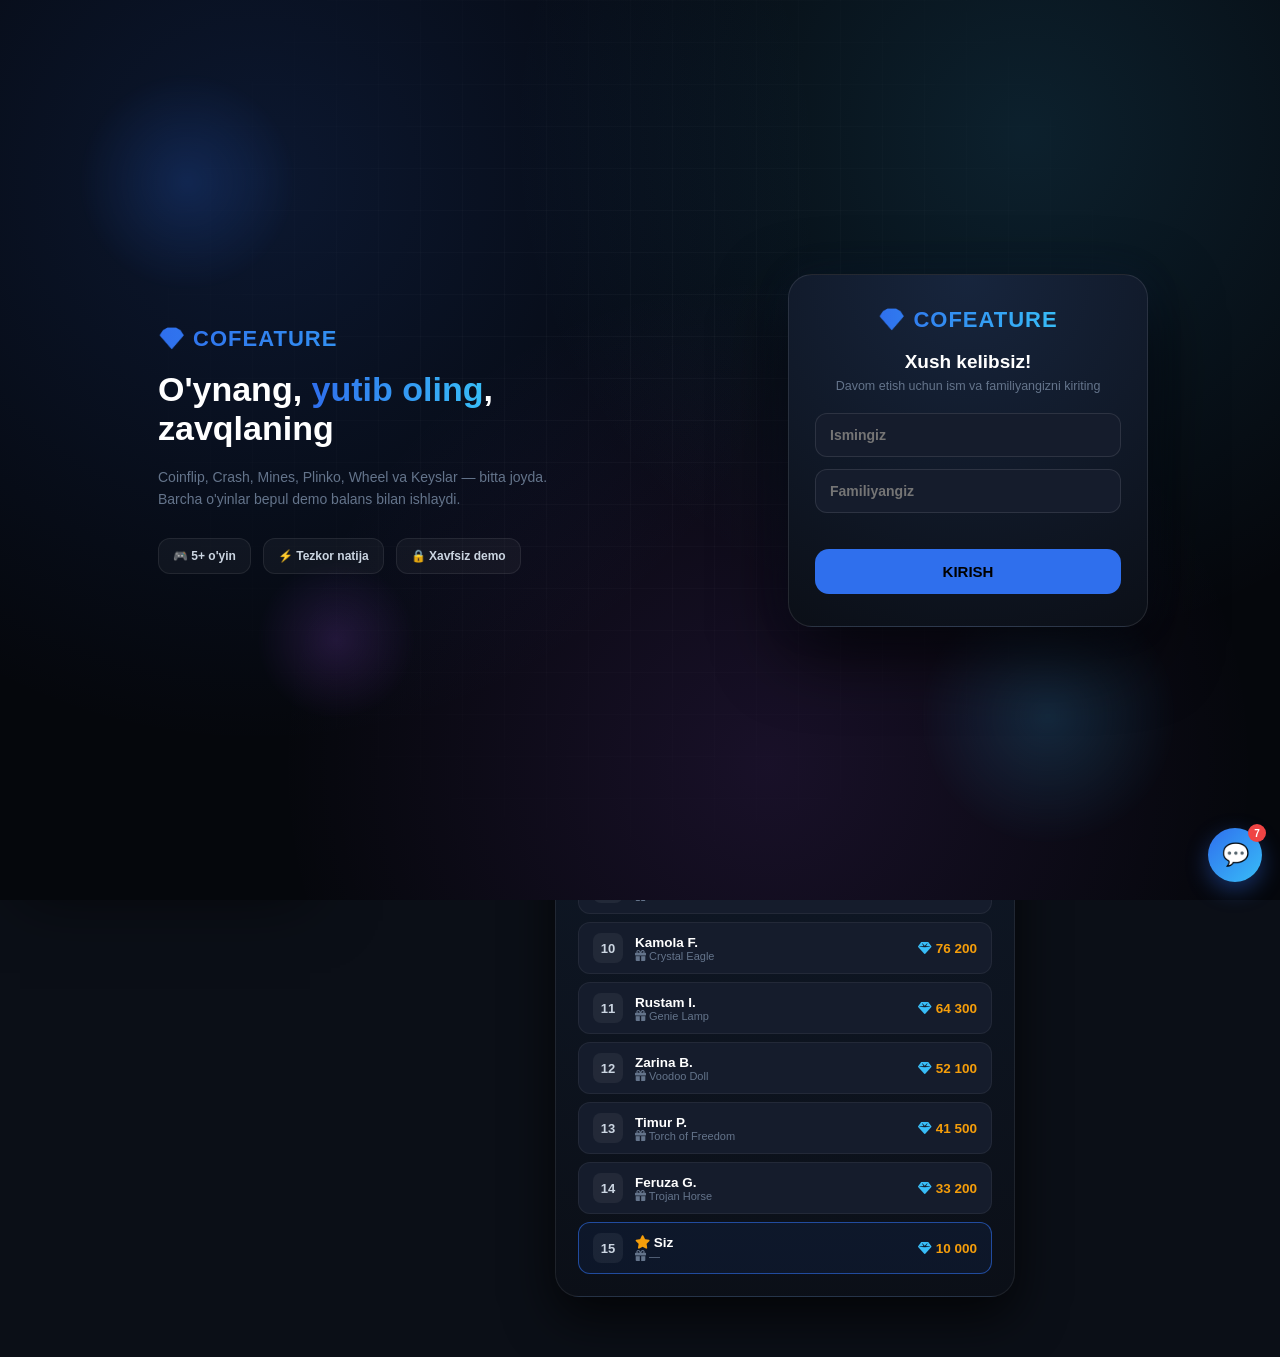
<file: leaderboard.html>
<!DOCTYPE html>
<html lang="uz">
<head>
<meta charset="UTF-8">
<meta name="viewport" content="width=device-width, initial-scale=1.0">
<title>COFEATURE - Reyting</title>
<link rel="stylesheet" href="https://cdnjs.cloudflare.com/ajax/libs/font-awesome/6.4.0/css/all.min.css">
<link rel="stylesheet" href="styles.css">
<script src="balance.js" defer></script>
<script src="vip.js" defer></script>
<script src="referral.js" defer></script>
<script src="gifts.js" defer></script>
<script src="extras.js" defer></script>
<script src="shell.js" defer></script>
<script src="daily.js" defer></script>
<script src="social.js" defer></script>
</head>
<body>

  <div class="topbar">
    <div class="topbar-left">
      <a class="back-btn" href="index.html"><i class="fa-solid fa-arrow-left"></i> Lobbi</a>
      <div class="brand"><i class="fa-solid fa-trophy" style="color: #f59e0b;"></i> REYTING</div>
    </div>
    <div class="balance-pill"><i class="fa-solid fa-gem" style="color: #38bdf8;"></i> <span class="js-balance">0</span></div>
  </div>

  <div class="game-page-wrap">
    <div class="app-container">

      <div class="game-heading"><i class="fa-solid fa-trophy" style="color: #f59e0b;"></i> LIDERLAR JADVALI</div>
      <div class="game-subtitle">Eng ko'p yutgan va eng qimmat sovg'a chiqargan o'yinchilar (demo reyting, faqat hayajon uchun — haqiqiy pul ishtirok etmaydi).</div>

      <div class="leaderboard-rewards">
        <div class="rewards-header">
          <span><i class="fa-solid fa-gift" style="color: #f59e0b;"></i> Haftalik mukofotlar</span>
          <span class="rewards-countdown"><i class="fa-regular fa-clock"></i> <span id="leaderboardCountdown">--</span></span>
        </div>
        <div class="rewards-grid">
          <div class="reward-card gold"><i class="fa-solid fa-medal" style="color: #fbbf24; font-size: 24px;"></i>
            <div class="reward-amount">50,000 <i class="fa-solid fa-gem" style="color: #38bdf8;"></i></div>
            <div class="reward-extra">+ Legendary sovg'a</div>
          </div>
          <div class="reward-card silver"><i class="fa-solid fa-medal" style="color: #94a3b8; font-size: 24px;"></i>
            <div class="reward-amount">25,000 <i class="fa-solid fa-gem" style="color: #38bdf8;"></i></div>
            <div class="reward-extra">+ Epic sovg'a</div>
          </div>
          <div class="reward-card bronze"><i class="fa-solid fa-medal" style="color: #b45309; font-size: 24px;"></i>
            <div class="reward-amount">10,000 <i class="fa-solid fa-gem" style="color: #38bdf8;"></i></div>
            <div class="reward-extra">+ Rare sovg'a</div>
          </div>
        </div>
      </div>

      <div class="leaderboard-list" id="leaderboardList"></div>

    </div>
  </div>

  <div class="toast" id="toast"></div>

  <script>
    function showToast(msg, type) {
      const t = document.getElementById('toast');
      t.innerHTML = msg; // innerHTML ga almashtirildi
      t.className = 'toast show ' + (type || '');
      if (window.skzOnToast) window.skzOnToast(type);
      setTimeout(() => t.classList.remove('show'), 2000);
    }

    function medalFor(rank) {
      if (rank === 1) return '<i class="fa-solid fa-medal" style="color: #fbbf24; font-size: 20px;"></i>';
      if (rank === 2) return '<i class="fa-solid fa-medal" style="color: #94a3b8; font-size: 20px;"></i>';
      if (rank === 3) return '<i class="fa-solid fa-medal" style="color: #b45309; font-size: 20px;"></i>';
      return rank;
    }

    function renderLeaderboard() {
      const rows = skzGetLeaderboard();
      const list = document.getElementById('leaderboardList');
      list.innerHTML = rows.map((r, i) => {
        const rank = i + 1;
        const rowClass = ['leaderboard-row'];
        if (rank === 1) rowClass.push('top1');
        else if (rank === 2) rowClass.push('top2');
        else if (rank === 3) rowClass.push('top3');
        if (r.isUser) rowClass.push('is-user');
        return `
          <div class="${rowClass.join(' ')}">
            <div class="leaderboard-rank">${medalFor(rank)}</div>
            <div class="leaderboard-info">
              <div class="leaderboard-name">${r.isUser ? '<i class="fa-solid fa-star" style="color: #f59e0b;"></i> ' : ''}${r.name}</div>
              <div class="leaderboard-drop"><i class="fa-solid fa-gift"></i> ${r.drop}</div>
            </div>
            <div class="leaderboard-score"><i class="fa-solid fa-gem" style="color: #38bdf8;"></i> ${skzFmt(r.score)}</div>
          </div>
        `;
      }).join('');
    }

    function skzNextMondayMidnight() {
      const now = new Date();
      const day = now.getDay(); 
      const daysUntilMonday = (8 - day) % 7 || 7;
      const next = new Date(now);
      next.setDate(now.getDate() + daysUntilMonday);
      next.setHours(0, 0, 0, 0);
      return next;
    }

    function renderCountdown() {
      const el = document.getElementById('leaderboardCountdown');
      if (!el) return;
      const target = skzNextMondayMidnight();
      function tick() {
        const diff = target - new Date();
        if (diff <= 0) { el.innerHTML = "Yangilanmoqda..."; return; }
        const d = Math.floor(diff / 86400000);
        const h = Math.floor((diff % 86400000) / 3600000);
        const m = Math.floor((diff % 3600000) / 60000);
        const s = Math.floor((diff % 60000) / 1000);
        el.innerHTML = `${d}k ${String(h).padStart(2, '0')}:${String(m).padStart(2, '0')}:${String(s).padStart(2, '0')}`;
      }
      tick();
      setInterval(tick, 1000);
    }

    window.onload = () => {
      renderLeaderboard();
      renderCountdown();
    };
  </script>
</body>
</html>
</file>
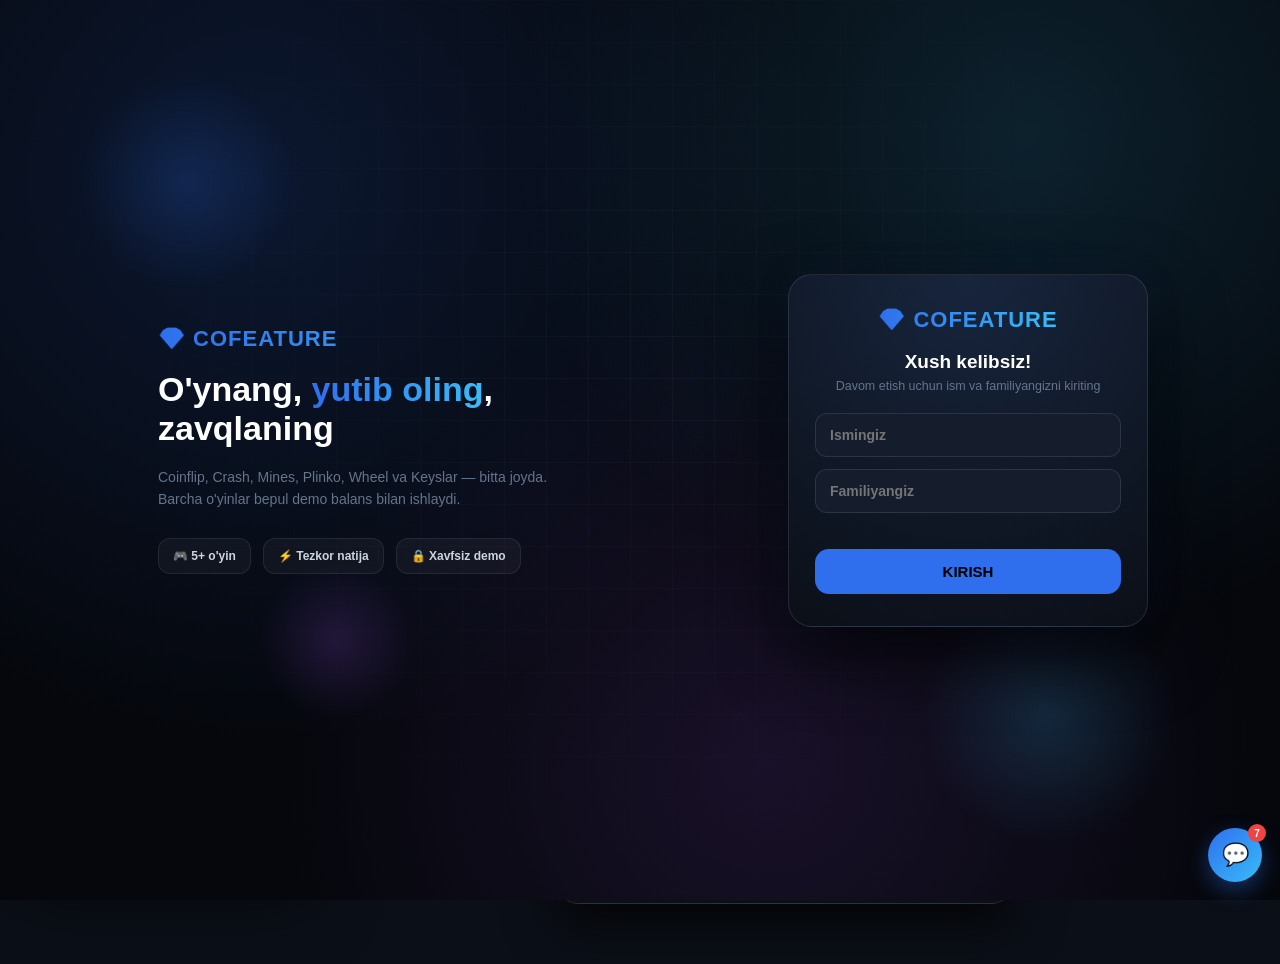
<file: mines.html>
<!DOCTYPE html>
<html lang="uz">
<head>
<meta charset="UTF-8">
<meta name="viewport" content="width=device-width, initial-scale=1.0">
<title>COFEATURE - Mines</title>
<link rel="stylesheet" href="https://cdnjs.cloudflare.com/ajax/libs/font-awesome/6.4.0/css/all.min.css">
<link rel="stylesheet" href="styles.css">
<script src="balance.js" defer></script>
<script src="vip.js" defer></script>
<script src="referral.js" defer></script>
<script src="gifts.js" defer></script>
<script src="giftbet.js" defer></script>
<script src="extras.js" defer></script>
<script src="shell.js" defer></script>
<script src="daily.js" defer></script>
<script src="social.js" defer></script>
<style>
  .mines-grid {
    display: grid;
    grid-template-columns: repeat(5, 1fr);
    gap: 8px;
    width: 100%;
    margin: 16px 0 20px;
  }
  .mine-tile {
    aspect-ratio: 1 / 1;
    background: var(--bg-card);
    border: 1px solid rgba(255,255,255,0.08);
    border-radius: 12px;
    display: flex;
    align-items: center;
    justify-content: center;
    font-size: 20px;
    cursor: pointer;
    transition: transform 0.1s, background 0.2s, border-color 0.2s;
  }
  .mine-tile:hover:not(.revealed) { border-color: rgba(255,255,255,0.3); transform: translateY(-2px); }
  .mine-tile.revealed.gem { background: rgba(47, 111, 237, 0.15); border-color: rgba(47, 111, 237, 0.4); }
  .mine-tile.revealed.bomb { background: rgba(239,68,68,0.2); border-color: rgba(239,68,68,0.6); }
  .mine-tile.disabled { cursor: not-allowed; }

  .mines-config {
    display: flex;
    gap: 10px;
    width: 100%;
    margin-bottom: 14px;
  }
  .config-select {
    flex: 1;
    background: var(--bg-card);
    border: 1px solid rgba(255,255,255,0.1);
    color: #fff;
    padding: 12px;
    border-radius: 12px;
    font-size: 14px;
    font-weight: 700;
  }
  .stats-row {
    display: flex;
    justify-content: space-between;
    width: 100%;
    background: var(--bg-card);
    border: 1px solid rgba(255,255,255,0.08);
    border-radius: 12px;
    padding: 10px 14px;
    font-size: 13px;
    margin-bottom: 14px;
    color: #cbd5e1;
  }
  .stats-row b { color: var(--accent); }
</style>
</head>
<body>

  <div class="topbar">
    <div class="topbar-left">
      <a class="back-btn" href="index.html"><i class="fa-solid fa-arrow-left"></i> Lobbi</a>
      <div class="brand"><i class="fa-solid fa-bomb" style="color: #ef4444;"></i> MINES</div>
    </div>
    <div class="balance-pill"><i class="fa-solid fa-gem" style="color: #38bdf8;"></i> <span class="js-balance">0</span></div>
  </div>

  <div class="game-page-wrap">
    <div class="app-container">

      <div class="game-heading"><i class="fa-solid fa-bomb" style="color: #ef4444;"></i> COFEATURE MINES</div>
      <div class="game-subtitle">Bombasiz katakchalarni oching, ko'proq ochsangiz — multiplikator o'sadi. Bombaga tushsangiz — tikkan pulingiz kuyadi.</div>

      <div id="stakeMode"></div>

      <div class="mines-config">
        <select class="config-select" id="mineCount">
          <option value="3">3 bomba</option>
          <option value="5" selected>5 bomba</option>
          <option value="10">10 bomba</option>
          <option value="15">15 bomba</option>
        </select>
        <input type="number" class="bet-input" id="betAmount" value="100" min="1" style="flex:1;">
      </div>
      <div id="cashBetHint" style="font-size:11px; color:var(--text-muted); margin:-8px 0 12px;">Miqdorni kiriting (faqat <i class="fa-solid fa-gem" style="color: #38bdf8;"></i> rejimida).</div>

      <div class="stats-row">
        <span>Joriy multiplikator: <b id="currentMult">1.00x</b></span>
        <span>Bo'lishi mumkin: <b id="potentialWin">0 <i class="fa-solid fa-gem" style="color: #38bdf8;"></i></b></span>
      </div>

      <div class="mines-grid" id="minesGrid"></div>

      <button class="primary-btn" id="mainBtn" onclick="onMainBtn()">O'YINNI BOSHLASH</button>
    </div>
  </div>

  <div class="toast" id="toast"></div>

  <script>
    const GRID_SIZE = 25;
    let mineCount = 5;
    let bombs = new Set();
    let revealed = new Set();
    let gameActive = false;
    let betAmount = 100;
    let currentMultiplier = 1;
    let currentStakeInfo = null;

    function showToast(msg, type) {
      const t = document.getElementById('toast');
      t.innerHTML = msg; // innerHTML ga o'zgartirildi
      t.className = 'toast show ' + (type || '');
      if (window.skzOnToast) window.skzOnToast(type);
      setTimeout(() => t.classList.remove('show'), 1800);
    }

    function buildGrid() {
      const grid = document.getElementById('minesGrid');
      grid.innerHTML = '';
      for (let i = 0; i < GRID_SIZE; i++) {
        const tile = document.createElement('div');
        tile.className = 'mine-tile';
        tile.dataset.idx = i;
        tile.onclick = () => onTileClick(i, tile);
        grid.appendChild(tile);
      }
    }

    function placeBombs(count) {
      bombs = new Set();
      while (bombs.size < count) {
        bombs.add(Math.floor(Math.random() * GRID_SIZE));
      }
    }

    // Har bir ochilgan gem uchun multiplikator: bombalar soniga qarab o'sadi
    function calcMultiplier(revealedCount, mines) {
      const safeTiles = GRID_SIZE - mines;
      let mult = 1;
      for (let i = 0; i < revealedCount; i++) {
        mult *= (GRID_SIZE - i) / (safeTiles - i);
      }
      return mult * 0.97; // house edge
    }

    function updateStats() {
      currentMultiplier = calcMultiplier(revealed.size, mineCount);
      document.getElementById('currentMult').innerHTML = currentMultiplier.toFixed(2) + 'x';
      const stakeValue = currentStakeInfo ? currentStakeInfo.value : betAmount;
      document.getElementById('potentialWin').innerHTML = skzFmt(stakeValue * currentMultiplier) + ' <i class="fa-solid fa-gem" style="color: #38bdf8;"></i>';
    }

    function onMainBtn() {
      if (!gameActive) {
        // start
        betAmount = parseInt(document.getElementById('betAmount').value) || 0;
        mineCount = parseInt(document.getElementById('mineCount').value);
        if (!skzGiftBetCanPlace(betAmount)) {
          showToast(skzStake.mode === 'gift' ? "<i class='fa-solid fa-circle-exclamation'></i> Avval sovg'a tanlang!" : "<i class='fa-solid fa-circle-exclamation'></i> Balansingizda mablag' yetarli emas!", 'lose');
          return;
        }
        currentStakeInfo = skzGiftBetConsume(betAmount);
        placeBombs(mineCount);
        revealed = new Set();
        gameActive = true;
        buildGrid();
        document.getElementById('mineCount').disabled = true;
        document.getElementById('betAmount').disabled = true;
        document.getElementById('stakeMode').style.opacity = '0.4';
        document.getElementById('stakeMode').style.pointerEvents = 'none';
        updateStats();
        document.getElementById('mainBtn').innerHTML = 'NAQD OLISH <i class="fa-solid fa-coins"></i>';
        document.getElementById('mainBtn').className = 'primary-btn blue';
      } else {
        // cash out
        if (revealed.size === 0) {
          showToast("<i class='fa-solid fa-circle-exclamation'></i> Avval kamida bitta katakcha oching!", 'lose');
          return;
        }
        const outcome = skzGiftBetResolveWin(currentStakeInfo, currentMultiplier);
        if (outcome.type === 'gift') {
          showToast(`<i class="fa-solid fa-coins" style="color: #f59e0b;"></i> Naqd oldingiz! ${outcome.from.name} <i class="fa-solid fa-arrow-right"></i> ${outcome.gift.name} <i class="fa-solid fa-gift"></i>`, 'win');
        } else {
          showToast(`<i class="fa-solid fa-coins" style="color: #f59e0b;"></i> Naqd oldingiz! +${skzFmt(outcome.amount)} <i class="fa-solid fa-gem" style="color: #38bdf8;"></i>`, 'win');
        }
        endGame(false);
      }
    }

    function onTileClick(idx, tile) {
      if (!gameActive || revealed.has(idx)) return;

      if (bombs.has(idx)) {
        tile.classList.add('revealed', 'bomb');
        tile.innerHTML = '<i class="fa-solid fa-bomb"></i>';
        // reveal all bombs
        bombs.forEach(b => {
          const t = document.querySelector(`.mine-tile[data-idx="${b}"]`);
          if (t) { t.classList.add('revealed', 'bomb'); t.innerHTML = '<i class="fa-solid fa-bomb"></i>'; }
        });
        const outcome = skzGiftBetResolveLose(currentStakeInfo);
        showToast(outcome.type === 'gift-lost' ? `<i class="fa-solid fa-burst"></i> Portladi! ${outcome.from.name} kuydi!` : `<i class="fa-solid fa-burst"></i> Portladi! -${skzFmt(outcome.amount)} <i class="fa-solid fa-gem" style="color:#38bdf8;"></i>`, 'lose');
        endGame(true);
        return;
      }

      revealed.add(idx);
      tile.classList.add('revealed', 'gem');
      tile.innerHTML = '<i class="fa-solid fa-gem" style="color:#38bdf8;"></i>';
      updateStats();

      if (revealed.size === GRID_SIZE - mineCount) {
        const outcome = skzGiftBetResolveWin(currentStakeInfo, currentMultiplier);
        if (outcome.type === 'gift') {
          showToast(`<i class="fa-solid fa-check"></i> Barcha xazinalar topildi! ${outcome.from.name} <i class="fa-solid fa-arrow-right"></i> ${outcome.gift.name} <i class="fa-solid fa-gift"></i>`, 'win');
        } else {
          showToast(`<i class="fa-solid fa-check"></i> Barcha xazinalar topildi! +${skzFmt(outcome.amount)} <i class="fa-solid fa-gem" style="color:#38bdf8;"></i>`, 'win');
        }
        endGame(false);
      }
    }

    function endGame(showBombs) {
      gameActive = false;
      currentStakeInfo = null;
      document.querySelectorAll('.mine-tile').forEach(t => t.classList.add('disabled'));
      document.getElementById('mineCount').disabled = false;
      document.getElementById('betAmount').disabled = false;
      document.getElementById('stakeMode').style.opacity = '1';
      document.getElementById('stakeMode').style.pointerEvents = 'auto';
      document.getElementById('mainBtn').innerHTML = 'O\'YINNI BOSHLASH';
      document.getElementById('mainBtn').className = 'primary-btn';
      document.getElementById('currentMult').innerHTML = '1.00x';
      document.getElementById('potentialWin').innerHTML = '0 <i class="fa-solid fa-gem" style="color:#38bdf8;"></i>';
    }

    window.onload = () => {
      buildGrid();
      skzGiftBetInitUI('stakeMode');
    };
  </script>
</body>
</html>
</file>
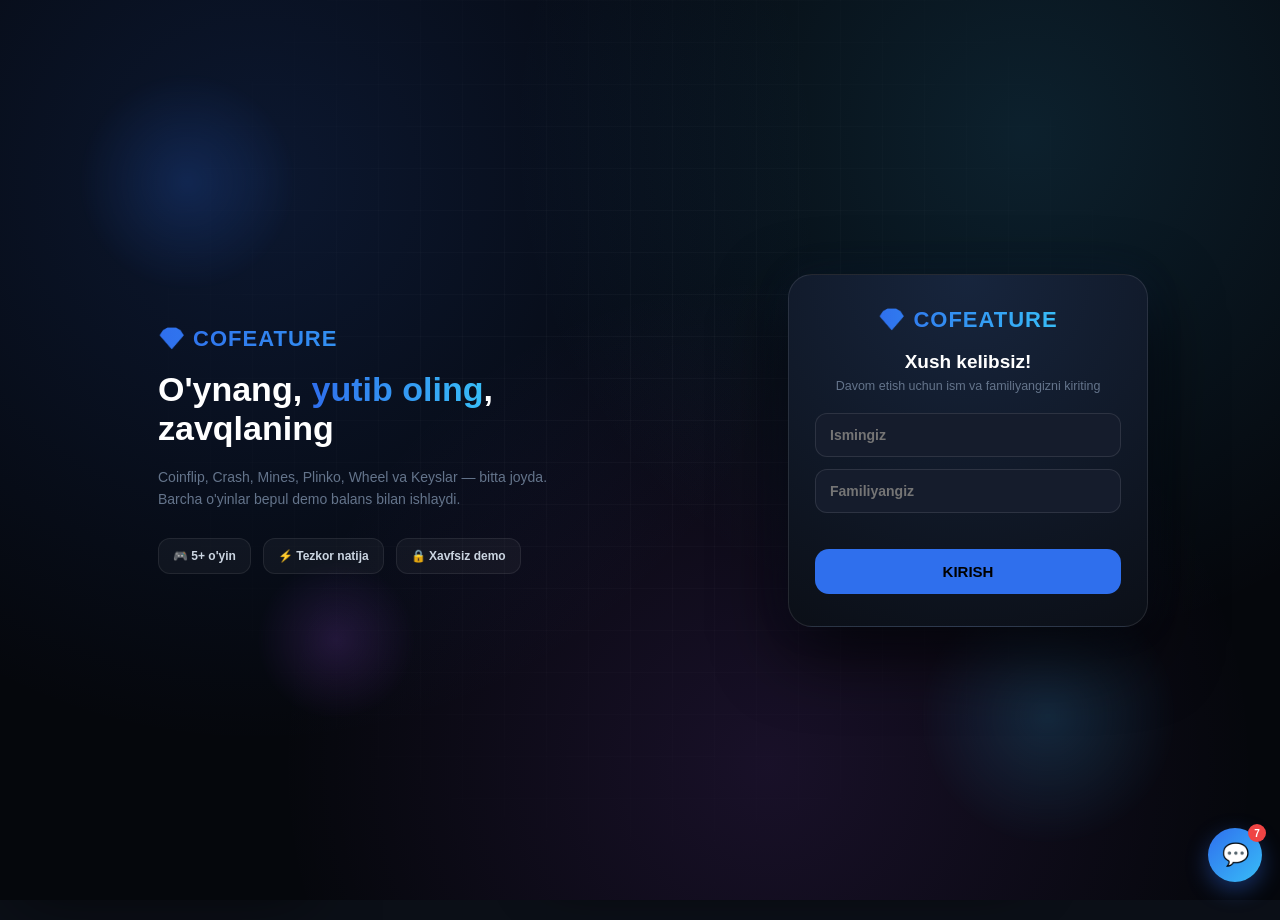
<file: plinko.html>
<!DOCTYPE html>
<html lang="uz">
<head>
<meta charset="UTF-8">
<meta name="viewport" content="width=device-width, initial-scale=1.0">
<title>COFEATURE - Plinko</title>
<link rel="stylesheet" href="https://cdnjs.cloudflare.com/ajax/libs/font-awesome/6.4.0/css/all.min.css">
<link rel="stylesheet" href="styles.css">
<script src="balance.js" defer></script>
<script src="vip.js" defer></script>
<script src="referral.js" defer></script>
<script src="gifts.js" defer></script>
<script src="giftbet.js" defer></script>
<script src="extras.js" defer></script>
<script src="shell.js" defer></script>
<script src="daily.js" defer></script>
<script src="social.js" defer></script>
<style>
  .plinko-board-wrap {
    width: 100%;
    background: #0d131f;
    border-radius: 16px;
    border: 1px solid rgba(255,255,255,0.06);
    margin-bottom: 16px;
    overflow: hidden;
  }
  #plinkoCanvas { width: 100%; height: 380px; display: block; }
  .risk-row { display: flex; gap: 8px; width: 100%; margin-bottom: 14px; }
  .risk-btn {
    flex: 1;
    background: var(--bg-card);
    border: 1px solid rgba(255,255,255,0.08);
    color: #cbd5e1;
    padding: 10px;
    border-radius: 10px;
    font-size: 13px;
    font-weight: 700;
    cursor: pointer;
  }
  .risk-btn.active { background: var(--accent-purple); color: #fff; border-color: var(--accent-purple); }
</style>
</head>
<body>

  <div class="topbar">
    <div class="topbar-left">
      <a class="back-btn" href="index.html"><i class="fa-solid fa-arrow-left"></i> Lobbi</a>
      <div class="brand"><i class="fa-solid fa-circle-down" style="color: #a855f7;"></i> PLINKO</div>
    </div>
    <div class="balance-pill"><i class="fa-solid fa-gem" style="color: #38bdf8;"></i> <span class="js-balance">0</span></div>
  </div>

  <div class="game-page-wrap">
    <div class="app-container" style="max-width: 480px;">

      <div class="plinko-board-wrap">
        <canvas id="plinkoCanvas" width="440" height="380"></canvas>
      </div>

      <div class="risk-row">
        <button class="risk-btn" onclick="setRisk('low', event)">Past</button>
        <button class="risk-btn active" onclick="setRisk('medium', event)">O'rta</button>
        <button class="risk-btn" onclick="setRisk('high', event)">Yuqori</button>
      </div>

      <div id="stakeMode"></div>

      <div id="cashControls">
        <div class="quick-bets">
          <button class="quick-btn" onclick="selectBetAmount(50, event)">+50</button>
          <button class="quick-btn" onclick="selectBetAmount(200, event)">+200</button>
          <button class="quick-btn" onclick="selectBetAmount(500, event)">+500</button>
          <button class="quick-btn" onclick="selectBetAmount('MAX', event)">MAX</button>
        </div>

        <div class="bet-input-row">
          <input type="number" class="bet-input" id="betAmount" value="100" min="1">
        </div>
      </div>

      <button class="primary-btn" id="dropBtn" onclick="dropBall()">SHARIKNI TASHLASH</button>

      <div class="game-subtitle">Sharik pastga tushayotganda pinlarga urilib chapga yoki o'ngga sakraydi. Qaysi katakka tushsa — shu multiplikator qo'llanadi.</div>
    </div>
  </div>

  <div class="toast" id="toast"></div>

  <script>
    const canvas = document.getElementById('plinkoCanvas');
    const ctx = canvas.getContext('2d');
    const ROWS = 12;
    const W = canvas.width, H = canvas.height;
    const topPad = 30, bottomPad = 50;
    const pinSpacingY = (H - topPad - bottomPad) / ROWS;

    const MULTS = {
      low:    [1.5, 1.3, 1.1, 1.0, 0.7, 0.5, 0.7, 1.0, 1.1, 1.3, 1.5],
      medium: [3, 2, 1.2, 0.8, 0.4, 0.2, 0.4, 0.8, 1.2, 2, 3],
      high:   [10, 4, 1.5, 0.5, 0.2, 0.1, 0.2, 0.5, 1.5, 4, 10]
    };
    let risk = 'medium';
    let betAmount = 100;
    let animating = false;

    function showToast(msg, type) {
      const t = document.getElementById('toast');
      t.innerHTML = msg; // innerHTML ga o'zgartirildi
      t.className = 'toast show ' + (type || '');
      if (window.skzOnToast) window.skzOnToast(type);
      setTimeout(() => t.classList.remove('show'), 2000);
    }

    function setRisk(r, ev) {
      risk = r;
      document.querySelectorAll('.risk-btn').forEach(b => b.classList.remove('active'));
      if (ev) ev.target.classList.add('active');
      drawBoard();
    }

    function selectBetAmount(amount, ev) {
      betAmount = amount === 'MAX' ? skzGetBalance() : amount;
      document.getElementById('betAmount').value = betAmount;
      document.querySelectorAll('.quick-bets .quick-btn').forEach(btn => btn.classList.remove('active'));
      if (ev) ev.target.classList.add('active');
    }

    document.getElementById('betAmount').addEventListener('input', (e) => {
      betAmount = parseInt(e.target.value) || 0;
    });

    function pinX(row, col) {
      const pinsInRow = row + 3;
      const totalWidth = (pinsInRow - 1) * 30;
      const startX = W / 2 - totalWidth / 2;
      return startX + col * 30;
    }

    function drawBoard(ballPos, ballPath) {
      ctx.clearRect(0, 0, W, H);

      // pins
      ctx.fillStyle = 'rgba(255,255,255,0.35)';
      for (let row = 0; row < ROWS; row++) {
        const y = topPad + row * pinSpacingY;
        const pinsInRow = row + 3;
        for (let col = 0; col < pinsInRow; col++) {
          const x = pinX(row, col);
          ctx.beginPath();
          ctx.arc(x, y, 3.5, 0, Math.PI * 2);
          ctx.fill();
        }
      }

      // slots
      const mults = MULTS[risk];
      const slotWidth = W / mults.length;
      mults.forEach((m, i) => {
        const hue = m >= 2 ? '#f59e0b' : (m >= 1 ? '#2f6fed' : '#ef4444');
        ctx.fillStyle = hue;
        ctx.fillRect(i * slotWidth + 2, H - bottomPad + 10, slotWidth - 4, 28);
        ctx.fillStyle = '#0b0f17';
        ctx.font = 'bold 11px sans-serif';
        ctx.textAlign = 'center';
        ctx.fillText(m + 'x', i * slotWidth + slotWidth / 2, H - bottomPad + 28);
      });

      // path trail
      if (ballPath && ballPath.length > 1) {
        ctx.strokeStyle = 'rgba(168,85,247,0.3)';
        ctx.lineWidth = 2;
        ctx.beginPath();
        ctx.moveTo(ballPath[0].x, ballPath[0].y);
        ballPath.forEach(p => ctx.lineTo(p.x, p.y));
        ctx.stroke();
      }

      // ball
      if (ballPos) {
        ctx.fillStyle = '#a855f7';
        ctx.shadowColor = '#a855f7';
        ctx.shadowBlur = 12;
        ctx.beginPath();
        ctx.arc(ballPos.x, ballPos.y, 7, 0, Math.PI * 2);
        ctx.fill();
        ctx.shadowBlur = 0;
      }
    }

    function dropBall() {
      if (animating) return;
      if (!skzGiftBetCanPlace(betAmount)) {
        showToast(skzStake.mode === 'gift' ? "<i class='fa-solid fa-circle-exclamation'></i> Avval sovg'a tanlang!" : "<i class='fa-solid fa-circle-exclamation'></i> Balansingizda mablag' yetarli emas!", 'lose');
        return;
      }
      const stakeInfo = skzGiftBetConsume(betAmount);
      animating = true;
      document.getElementById('dropBtn').disabled = true;

      // Simulate path: random left/right decision at each row
      const mults = MULTS[risk];
      let position = 0; 
      const decisions = [];
      for (let i = 0; i < ROWS; i++) {
        const goRight = Math.random() < 0.5;
        decisions.push(goRight ? 1 : -1);
        position += goRight ? 1 : -1;
      }

      // Map final position to a slot index (0..mults.length-1)
      const slotCount = mults.length;
      const mid = Math.floor(slotCount / 2);
      let slotIndex = mid + Math.round(position / 2);
      slotIndex = Math.max(0, Math.min(slotCount - 1, slotIndex));

      // Animate ball following decisions
      const path = [];
      let step = 0;
      let curCol = 0;

      function animate() {
        if (step > ROWS) {
          finish();
          return;
        }
        const y = topPad + step * pinSpacingY;
        curCol += step === 0 ? 0 : decisions[step - 1] * 0.5;
        const x = W / 2 + curCol * 15;
        path.push({ x, y });
        drawBoard({ x, y }, path);
        step++;
        setTimeout(() => requestAnimationFrame(animate), 90);
      }

      function finish() {
        const finalMult = mults[slotIndex];
        const outcome = skzGiftBetResolveWin(stakeInfo, finalMult);
        const msgPrefix = finalMult >= 1 ? '<i class="fa-solid fa-check"></i>' : '<i class="fa-solid fa-xmark"></i>';
        
        if (outcome.type === 'gift') {
          showToast(`${msgPrefix} ${finalMult}x! ${outcome.from.name} <i class="fa-solid fa-arrow-right"></i> ${outcome.gift.name} <i class="fa-solid fa-gift"></i>`, finalMult >= 1 ? 'win' : 'lose');
        } else {
          showToast(`${msgPrefix} ${finalMult}x! +${skzFmt(outcome.amount)} <i class="fa-solid fa-gem" style="color:#38bdf8;"></i>`, finalMult >= 1 ? 'win' : 'lose');
        }
        
        animating = false;
        document.getElementById('dropBtn').disabled = false;
        setTimeout(() => drawBoard(), 1200);
      }

      requestAnimationFrame(animate);
    }

    window.onload = () => {
      drawBoard();
      skzGiftBetInitUI('stakeMode', () => {
        document.getElementById('cashControls').style.display = skzStake.mode === 'gift' ? 'none' : 'block';
      });
    };
  </script>
</body>
</html>
</file>
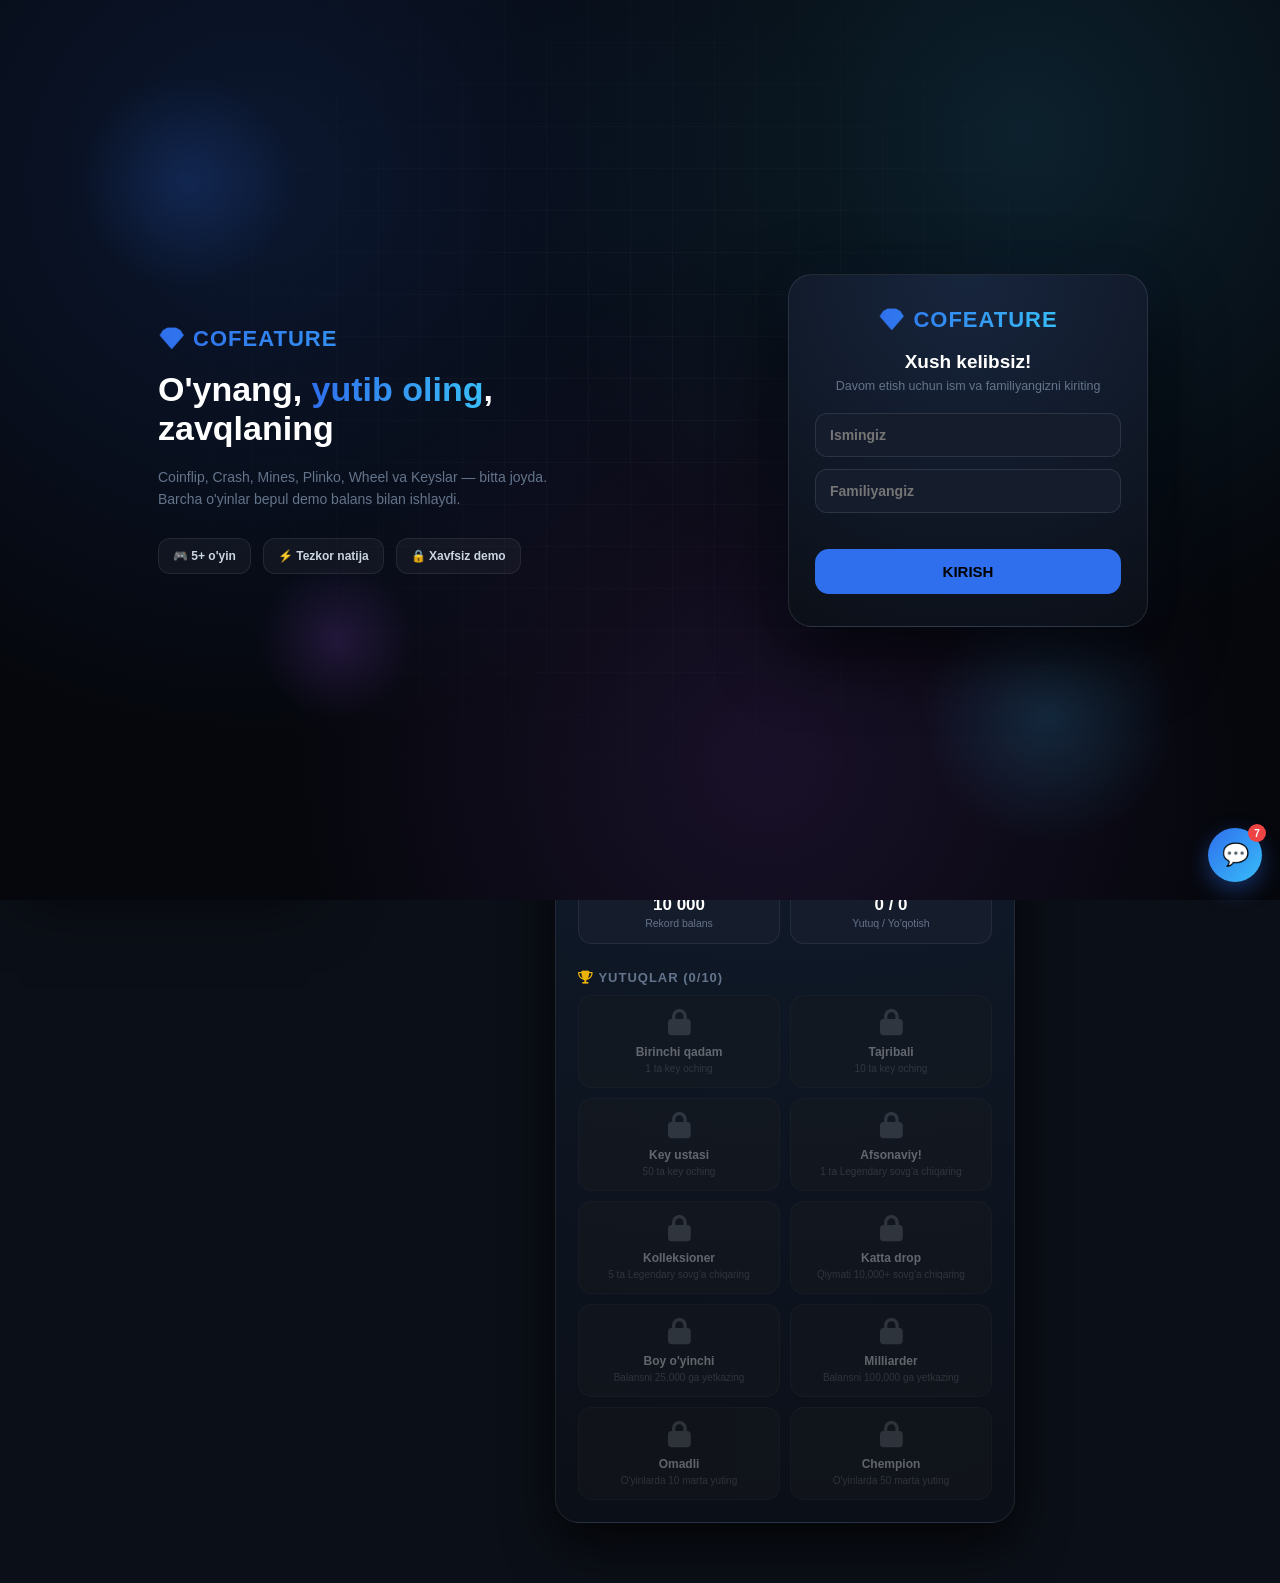
<file: profile.html>
<!DOCTYPE html>
<html lang="uz">
<head>
<meta charset="UTF-8">
<meta name="viewport" content="width=device-width, initial-scale=1.0">
<title>COFEATURE - Profil</title>
<link rel="stylesheet" href="https://cdnjs.cloudflare.com/ajax/libs/font-awesome/6.4.0/css/all.min.css">
<link rel="stylesheet" href="styles.css">
<script src="balance.js" defer></script>
<script src="vip.js" defer></script>
<script src="referral.js" defer></script>
<script src="gifts.js" defer></script>
<script src="extras.js" defer></script>
<script src="shell.js" defer></script>
<script src="daily.js" defer></script>
<script src="social.js" defer></script>
<style>
  .profile-section-title {
    width: 100%;
    font-weight: 800;
    font-size: 13px;
    text-transform: uppercase;
    letter-spacing: 1px;
    color: var(--text-muted);
    margin: 6px 0 10px;
  }
</style>
</head>
<body>

  <div class="topbar">
    <div class="topbar-left">
      <a class="back-btn" href="index.html"><i class="fa-solid fa-arrow-left"></i> Lobbi</a>
      <div class="brand"><i class="fa-solid fa-chart-simple" style="color: #a855f7;"></i> PROFIL</div>
    </div>
    <div class="balance-pill"><i class="fa-solid fa-gem" style="color: #38bdf8;"></i> <span class="js-balance">0</span></div>
  </div>

  <div class="game-page-wrap">
    <div class="app-container">

      <div class="profile-header" id="profileHeader"></div>

      <div class="profile-section-title"><i class="fa-solid fa-medal" style="color: #f59e0b;"></i> VIP Daraja</div>
      <div class="vip-card" id="vipCard"></div>

      <div class="profile-section-title"><i class="fa-solid fa-handshake" style="color: #10b981;"></i> Do'stlarni taklif qilish</div>
      <div class="ref-card" id="refCard"></div>

      <div class="profile-section-title"><i class="fa-solid fa-chart-column" style="color: #3b82f6;"></i> Statistika</div>
      <div class="stats-grid" id="statsGrid"></div>

      <div class="profile-section-title" id="achvSectionTitle"><i class="fa-solid fa-trophy" style="color: #eab308;"></i> Yutuqlar</div>
      <div class="achv-grid" id="achvGrid"></div>

    </div>
  </div>

  <div class="toast" id="toast"></div>

  <script>
    function showToast(msg, type) {
      const t = document.getElementById('toast');
      t.innerHTML = msg; // Ikonkalar HTML sifatida o'qilishi uchun innerHTML ishlatildi
      t.className = 'toast show ' + (type || '');
      if (window.skzOnToast) window.skzOnToast(type);
      setTimeout(() => t.classList.remove('show'), 2000);
    }

    function renderProfileHeader() {
      const user = skzGetUser();
      const initials = user ? (user.first[0] + (user.last[0] || '')).toUpperCase() : '?';
      const fullName = user ? `${user.first} ${user.last}` : '—';
      document.getElementById('profileHeader').innerHTML = `
        <div class="profile-header-avatar">${user && user.avatar ? `<img src="${user.avatar}" alt="avatar">` : initials}</div>
        <div>
          <div class="profile-header-name">${fullName}</div>
          <div class="profile-header-sub"><i class="fa-solid fa-gem" style="color: #38bdf8;"></i> ${skzFmt(skzGetBalance())} balans</div>
        </div>
      `;
    }

    function renderVipCard() {
      const { tier, next, pct, into, span } = skzVipProgress();
      document.getElementById('vipCard').innerHTML = `
        <div class="vip-card-top">
          <div class="vip-card-title"><i class="fa-solid fa-medal" style="color: #f59e0b;"></i> ${tier.name} (Lv.${tier.level})</div>
          <div style="font-size:12px; color:var(--text-muted);">${next ? skzFmt(into) + ' / ' + skzFmt(span) + ' XP' : 'Maksimal daraja!'}</div>
        </div>
        <div class="vip-bar-track"><div class="vip-bar-fill" style="width:${pct}%;"></div></div>
        ${tier.dailyBonusPct ? `<div class="vip-perk-note"><i class="fa-solid fa-wand-magic-sparkles" style="color: #fbbf24;"></i> Joriy imtiyoz: kunlik bonusga +${tier.dailyBonusPct}%</div>` : `<div class="vip-perk-note">Keyingi darajalarda kunlik bonusga foizli qo'shimchalar ochiladi.</div>`}
        ${next ? `<div class="vip-perk-note">Keyingi daraja: <b>${next.name}</b>${next.dailyBonusPct ? ` — kunlik bonus +${next.dailyBonusPct}%` : ''}</div>` : ''}
      `;
    }

    function renderReferralCard() {
      const code = skzGetReferralCode();
      const redeemed = skzReferralRedeemedInfo();
      document.getElementById('refCard').innerHTML = `
        <div style="font-size:12.5px; color:var(--text-muted);">Do'stingizga shu kodni yuboring — u faollashtirsa, sizga emas, faollashtiruvchiga bonus beriladi (demo rejim).</div>
        <div class="ref-code-row">
          <div class="ref-code-box" id="refCodeBox">${code}</div>
          <button class="ref-copy-btn" id="refCopyBtn"><i class="fa-solid fa-clipboard"></i> Nusxalash</button>
        </div>
        <div style="font-size:12.5px; color:var(--text-muted); margin-bottom:8px;">Do'stingizning kodi bormi? Kiriting:</div>
        <div class="ref-redeem-row">
          <input type="text" id="refInput" placeholder="COF-XXXXXX" maxlength="12" ${redeemed ? 'disabled' : ''}>
          <button id="refRedeemBtn" ${redeemed ? 'disabled' : ''}>Faollashtirish</button>
        </div>
        <div class="ref-status ${redeemed ? 'done' : ''}">
          ${redeemed ? `<i class="fa-solid fa-circle-check" style="color: #10b981;"></i> "${redeemed.code}" kodi faollashtirilgan — +${skzFmt(redeemed.reward)} <i class="fa-solid fa-gem" style="color: #38bdf8;"></i> olindi.` : "Har bir brauzerda faqat bitta kodni faollashtirish mumkin."}
        </div>
      `;

      document.getElementById('refCopyBtn').onclick = () => {
        navigator.clipboard.writeText(code).then(() => {
          showToast('<i class="fa-solid fa-clipboard-check"></i> Kod nusxalandi!', 'win');
        }).catch(() => {
          showToast(code, 'win');
        });
      };

      if (!redeemed) {
        document.getElementById('refRedeemBtn').onclick = () => {
          const val = document.getElementById('refInput').value;
          const res = skzRedeemReferralCode(val);
          if (res.ok) {
            showToast(`<i class="fa-solid fa-party-horn"></i> Kod faollashtirildi! +${skzFmt(res.reward)} <i class="fa-solid fa-gem" style="color: #38bdf8;"></i>`, 'win');
            renderReferralCard();
            renderProfileHeader();
          } else {
            const messages = {
              'empty': "<i class='fa-solid fa-circle-exclamation'></i> Kodni kiriting!",
              'self': "<i class='fa-solid fa-circle-xmark'></i> O'zingizning kodingizni kirita olmaysiz!",
              'invalid-format': "<i class='fa-solid fa-circle-xmark'></i> Kod formati noto'g'ri (masalan: COF-4F8A9C)",
              'already-used': "<i class='fa-solid fa-circle-exclamation'></i> Siz allaqachon bitta kodni faollashtirgansiz!"
            };
            showToast(messages[res.reason] || "<i class='fa-solid fa-circle-xmark'></i> Xatolik yuz berdi", 'lose');
          }
        };
      }
    }

    function renderStats() {
      const s = skzStatsGet();
      const cards = [
        { icon: '<i class="fa-solid fa-box-open" style="color: #a855f7;"></i>', value: skzFmt(s.casesOpened), label: "Ochilgan keyslar" },
        { icon: '<i class="fa-solid fa-gift" style="color: #f59e0b;"></i>', value: skzFmt(s.giftsWon), label: "Jami sovg'alar" },
        { icon: '<i class="fa-solid fa-crown" style="color: #fbbf24;"></i>', value: skzFmt(s.legendaryCount), label: "Legendary drop" },
        { icon: '<i class="fa-solid fa-gem" style="color: #38bdf8;"></i>', value: s.bestDropName ? `${skzFmt(s.bestDropValue)}` : '—', label: s.bestDropName ? `Eng qimmat: ${s.bestDropName}` : "Eng qimmat drop" },
        { icon: '<i class="fa-solid fa-trophy" style="color: #eab308;"></i>', value: skzFmt(s.peakBalance), label: "Rekord balans" },
        { icon: '<i class="fa-solid fa-fire" style="color: #ef4444;"></i>', value: `${skzFmt(s.totalWins)} / ${skzFmt(s.totalLosses)}`, label: "Yutuq / Yo'qotish" },
      ];
      document.getElementById('statsGrid').innerHTML = cards.map(c => `
        <div class="stat-card">
          <div class="stat-card-icon">${c.icon}</div>
          <div class="stat-card-value">${c.value}</div>
          <div class="stat-card-label">${c.label}</div>
        </div>
      `).join('');
    }

    function renderAchievements() {
      const lang = skzGetLang();
      const unlocked = skzGetUnlockedAchievements();
      document.getElementById('achvSectionTitle').innerHTML =
        `<i class="fa-solid fa-trophy" style="color: #eab308;"></i> Yutuqlar (${unlocked.length}/${SKZ_ACHIEVEMENTS.length})`;
      
      document.getElementById('achvGrid').innerHTML = SKZ_ACHIEVEMENTS.map(a => {
        const isUnlocked = unlocked.includes(a.id);
        const title = a.title[lang] || a.title.uz;
        const desc = a.desc[lang] || a.desc.uz;
        const iconHtml = isUnlocked ? a.icon : '<i class="fa-solid fa-lock" style="color: #64748b;"></i>';
        
        return `
          <div class="achv-card ${isUnlocked ? 'unlocked' : ''}">
            <div class="achv-card-icon">${iconHtml}</div>
            <div class="achv-card-title">${title}</div>
            <div class="achv-card-desc">${desc}</div>
          </div>
        `;
      }).join('');
    }

    window.onload = () => {
      renderProfileHeader();
      renderVipCard();
      renderReferralCard();
      renderStats();
      renderAchievements();
      skzCheckAchievements();
    };
  </script>
</body>
</html>
</file>
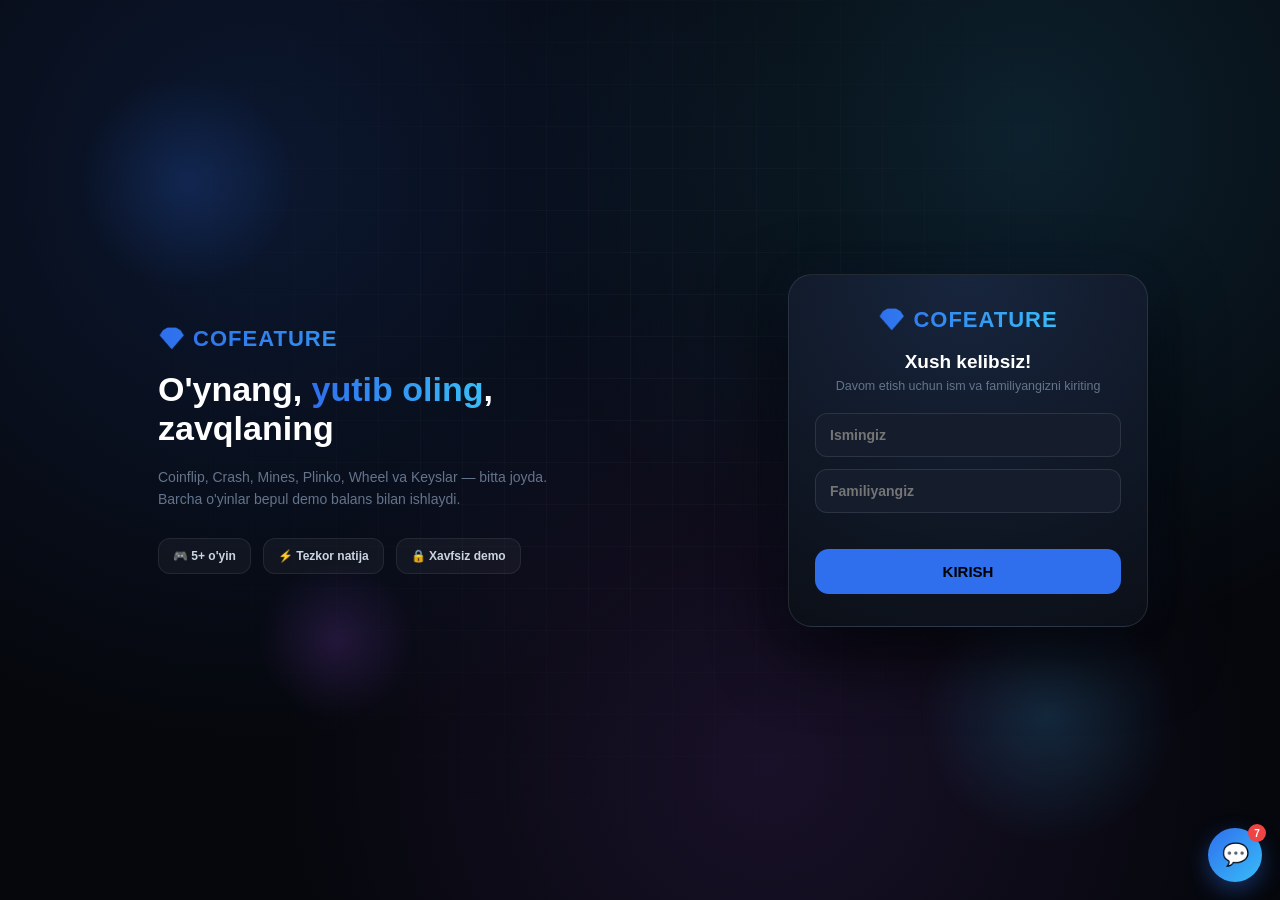
<file: upgrade.html>
<!DOCTYPE html>
<html lang="uz">
<head>
<meta charset="UTF-8">
<meta name="viewport" content="width=device-width, initial-scale=1.0">
<title>COFEATURE - Apgreyder</title>
<link rel="stylesheet" href="https://cdnjs.cloudflare.com/ajax/libs/font-awesome/6.4.0/css/all.min.css">
<link rel="stylesheet" href="styles.css">
<script src="balance.js" defer></script>
<script src="vip.js" defer></script>
<script src="referral.js" defer></script>
<script src="gifts.js" defer></script>
<script src="extras.js" defer></script>
<script src="shell.js" defer></script>
<script src="daily.js" defer></script>
<script src="social.js" defer></script>
<style>
  .upg-picker-row {
    display: flex;
    gap: 10px;
    width: 100%;
    overflow-x: auto;
    padding-bottom: 6px;
    margin-bottom: 16px;
  }
  .upg-pick-item {
    flex-shrink: 0;
    width: 78px;
    background: var(--bg-card);
    border: 1px solid rgba(255,255,255,0.08);
    border-radius: 12px;
    padding: 8px 4px;
    display: flex;
    flex-direction: column;
    align-items: center;
    gap: 4px;
    cursor: pointer;
  }
  .upg-pick-item.active { border-color: var(--accent-purple); box-shadow: 0 0 0 1px var(--accent-purple); }
  .upg-pick-item .gift-icon-wrap { width: 40px; height: 40px; border-radius: 9px; display: flex; align-items: center; justify-content: center; }
  .upg-pick-item .gift-icon-wrap svg { width: 24px; height: 24px; }
  .upg-pick-item .val { font-size: 9.5px; font-weight: 800; color: var(--accent-amber); }

  .upg-stage {
    width: 100%;
    background: var(--bg-card);
    border: 1px solid rgba(255,255,255,0.08);
    border-radius: 18px;
    padding: 22px 16px;
    display: flex;
    flex-direction: column;
    align-items: center;
    gap: 16px;
    margin-bottom: 16px;
  }
  .upg-arrow-row { display: flex; align-items: center; gap: 18px; }
  .upg-slot {
    width: 84px;
    height: 84px;
    border-radius: 16px;
    background: #0d131f;
    border: 1.5px dashed rgba(255,255,255,0.15);
    display: flex;
    align-items: center;
    justify-content: center;
  }
  .upg-slot.filled { border-style: solid; }
  .upg-slot svg { width: 44px; height: 44px; }
  .upg-arrow { font-size: 22px; color: var(--text-muted); }

  .upg-mult-row { display: grid; grid-template-columns: repeat(5, 1fr); gap: 8px; width: 100%; }
  .upg-mult-btn {
    background: var(--bg-card);
    border: 1px solid rgba(255,255,255,0.1);
    color: #cbd5e1;
    padding: 10px 4px;
    border-radius: 10px;
    font-weight: 800;
    font-size: 13px;
    cursor: pointer;
  }
  .upg-mult-btn.active { background: var(--accent-purple); border-color: var(--accent-purple); color: #fff; }

  .upg-wheel-wrap {
    position: relative;
    width: 190px;
    height: 190px;
    margin: 4px 0 2px;
    display: flex;
    align-items: center;
    justify-content: center;
  }
  .upg-wheel-pointer {
    position: absolute;
    top: -10px;
    z-index: 10;
    width: 28px;
    height: 28px;
    background: #ffffff;
    border: 3px solid var(--bg-card);
    clip-path: polygon(50% 100%, 0 0, 100% 0);
    filter: drop-shadow(0 4px 6px rgba(0,0,0,0.5));
  }
  .upg-wheel {
    width: 100%;
    height: 100%;
    border-radius: 50%;
    padding: 10px;
    box-shadow: 0 0 30px rgba(0,0,0,0.35);
    transition: transform 3.4s cubic-bezier(0.12, 0.85, 0.18, 1);
  }
  .upg-wheel-inner {
    width: 100%;
    height: 100%;
    background: #0d131f;
    border-radius: 50%;
    display: flex;
    flex-direction: column;
    justify-content: center;
    align-items: center;
    box-shadow: inset 0 0 20px rgba(0,0,0,0.85);
    transition: transform 3.4s cubic-bezier(0.12, 0.85, 0.18, 1);
  }
  .upg-wheel-inner .chance-value { font-size: 26px; font-weight: 900; color: #fff; }
  .upg-wheel-inner .chance-caption { font-size: 10.5px; color: var(--text-muted); text-transform: uppercase; letter-spacing: 1px; margin-top: 2px; }
</style>
</head>
<body>

  <div class="topbar">
    <div class="topbar-left">
      <a class="back-btn" href="index.html"><i class="fa-solid fa-arrow-left"></i> Lobbi</a>
      <div class="brand"><i class="fa-solid fa-bolt" style="color: #a855f7;"></i> APGREYDER</div>
    </div>
    <div class="balance-pill"><i class="fa-solid fa-gem" style="color: #38bdf8;"></i> <span class="js-balance">0</span></div>
  </div>

  <div class="game-page-wrap">
    <div class="app-container">

      <div class="game-heading"><i class="fa-solid fa-bolt" style="color: #a855f7;"></i> SOVG'ANI APGREYD QILISH</div>
      <div class="game-subtitle">Inventardan bitta sovg'a tanlang, ko'paytmani belgilang va tavakkal qiling — yutsangiz sovg'angiz shuncha marta qimmatlashadi, yutqazsangiz — sovg'a kuyadi.</div>

      <div class="upg-picker-row" id="pickerRow"></div>

      <div class="upg-stage">
        <div class="upg-arrow-row">
          <div class="upg-slot" id="slotBefore"></div>
          <div class="upg-arrow"><i class="fa-solid fa-arrow-right"></i></div>
          <div class="upg-slot" id="slotAfter"></div>
        </div>

        <div class="upg-mult-row" id="multRow"></div>

        <div class="upg-wheel-wrap">
          <div class="upg-wheel-pointer"></div>
          <div class="upg-wheel" id="upgWheel">
            <div class="upg-wheel-inner">
              <span class="chance-value" id="chanceLabel">0%</span>
              <span class="chance-caption">g'alaba ehtimoli</span>
            </div>
          </div>
        </div>
      </div>

      <button class="primary-btn" id="upgradeBtn" onclick="onUpgrade()">APGREYD QILISH</button>
    </div>
  </div>

  <div class="toast" id="toast"></div>

  <script>
    const MULTS = [1.5, 2, 3, 5, 10];
    let selectedItemId = null;
    let selectedMult = 2;
    let rolling = false;
    let wheelRotation = 0;
    let currentTargetGift = null;

    function showToast(msg, type) {
      const t = document.getElementById('toast');
      t.innerHTML = msg; // innerHTML ga almashtirildi
      t.className = 'toast show ' + (type || '');
      if (window.skzOnToast) window.skzOnToast(type);
      setTimeout(() => t.classList.remove('show'), 2000);
    }

    function chanceFor(mult) {
      return Math.min(95, Math.max(2, (0.95 / mult) * 100));
    }

    function renderPicker() {
      const items = skzGetInventory();
      const row = document.getElementById('pickerRow');
      if (items.length === 0) {
        row.innerHTML = `<div style="font-size:12px;color:var(--text-muted);padding:10px;">Inventaringizda sovg'a yo'q. <a href="cases.html" style="color:var(--accent);">Keys oching</a>.</div>`;
        selectedItemId = null;
      } else {
        if (!selectedItemId || !items.find(i => i.id === selectedItemId)) {
          selectedItemId = items[0].id;
        }
        row.innerHTML = items.map(item => `
          <div class="upg-pick-item ${item.id === selectedItemId ? 'active' : ''}" onclick="pickItem('${item.id}')">
            <div class="gift-icon-wrap rarity-${item.rarity}">${skzGiftImg(item.file, item.name)}</div>
            <div class="val"><i class="fa-solid fa-gem" style="color:#38bdf8;"></i> ${skzFmt(item.value)}</div>
          </div>
        `).join('');
      }
      renderStage();
    }

    function pickItem(id) {
      if (rolling) return;
      selectedItemId = id;
      renderPicker();
    }

    function getSelectedItem() {
      return skzGetInventory().find(i => i.id === selectedItemId) || null;
    }

    function renderMultRow() {
      const row = document.getElementById('multRow');
      row.innerHTML = MULTS.map(m => `
        <button class="upg-mult-btn ${m === selectedMult ? 'active' : ''}" onclick="pickMult(${m})">x${m}</button>
      `).join('');
    }

    function pickMult(m) {
      if (rolling) return;
      selectedMult = m;
      renderMultRow();
      renderStage();
    }

    function renderStage() {
      const item = getSelectedItem();
      const before = document.getElementById('slotBefore');
      const after = document.getElementById('slotAfter');

      if (item) {
        before.className = 'upg-slot filled rarity-' + item.rarity;
        before.innerHTML = skzGiftImg(item.file, item.name);

        const targetValue = Math.floor(item.value * selectedMult);
        currentTargetGift = skzFindTargetGift(targetValue, item.file);

        after.className = 'upg-slot filled rarity-' + currentTargetGift.rarity;
        after.innerHTML = skzGiftImg(currentTargetGift.file, currentTargetGift.name);
        after.style.opacity = '0.55';
      } else {
        currentTargetGift = null;
        before.className = 'upg-slot';
        before.innerHTML = '';
        after.className = 'upg-slot';
        after.innerHTML = '';
      }

      const chance = item ? chanceFor(selectedMult) : 0;
      const deg = chance * 3.6;
      const wheelEl = document.getElementById('upgWheel');
      const wheelInnerEl = document.querySelector('.upg-wheel-inner');
      
      wheelEl.style.transition = 'none';
      wheelEl.style.transform = 'rotate(0deg)';
      if (wheelInnerEl) {
        wheelInnerEl.style.transition = 'none';
        wheelInnerEl.style.transform = 'rotate(0deg)';
      }
      wheelRotation = 0;
      
      requestAnimationFrame(() => {
        wheelEl.style.transition = '';
        if (wheelInnerEl) wheelInnerEl.style.transition = '';
      });
      wheelEl.style.background =
        `conic-gradient(var(--accent) 0deg ${deg}deg, var(--accent-red) ${deg}deg 360deg)`;
      document.getElementById('chanceLabel').innerHTML = chance.toFixed(1) + '%';
    }

    function onUpgrade() {
      if (rolling) return;
      const item = getSelectedItem();
      if (!item) {
        showToast(skzT('pickItemFirst'), 'lose');
        return;
      }
      rolling = true;
      document.getElementById('upgradeBtn').disabled = true;

      const chance = chanceFor(selectedMult);
      const deg = chance * 3.6;
      const won = Math.random() * 100 < chance;

      const pad = 4;
      const targetAngle = won
        ? pad + Math.random() * Math.max(1, deg - pad * 2)
        : deg + pad + Math.random() * Math.max(1, (360 - deg) - pad * 2);

      const wheel = document.getElementById('upgWheel');
      const wheelInner = document.querySelector('.upg-wheel-inner');
      const spins = 360 * 6;
      const finalAngle = spins + (360 - targetAngle);
      wheelRotation += finalAngle;
      
      requestAnimationFrame(() => {
        wheel.style.transform = `rotate(${wheelRotation}deg)`;
        if (wheelInner) wheelInner.style.transform = `rotate(${-wheelRotation}deg)`;
      });

      setTimeout(() => {
        const after = document.getElementById('slotAfter');
        if (won) {
          const targetGift = currentTargetGift || skzFindTargetGift(Math.floor(item.value * selectedMult), item.file);
          const newValue = Math.floor(item.value * selectedMult);
          skzRemoveInventoryItem(item.id);
          const newItem = skzAddInventoryItem({
            name: targetGift.name,
            rarity: targetGift.rarity,
            file: targetGift.file,
            value: newValue
          });
          selectedItemId = newItem.id;
          after.className = 'upg-slot filled rarity-' + targetGift.rarity;
          after.style.opacity = '1';
          after.innerHTML = skzGiftImg(targetGift.file, targetGift.name, 'gift-drop-anim');
          showToast(`<i class="fa-solid fa-party-horn"></i> Apgreyd muvaffaqiyatli! ${item.name} <i class="fa-solid fa-arrow-right"></i> ${targetGift.name} (+${skzFmt(newValue - item.value)} <i class="fa-solid fa-gem" style="color:#38bdf8;"></i>)`, 'win');
        } else {
          skzRemoveInventoryItem(item.id);
          selectedItemId = null;
          after.style.opacity = '0.25';
          after.className = 'upg-slot';
          after.innerHTML = '<i class="fa-solid fa-burst" style="font-size:36px; color:#ef4444;"></i>';
          showToast(`<i class="fa-solid fa-burst"></i> Omad kulmadi! Sovg'a kuydi.`, 'lose');
        }
        rolling = false;
        document.getElementById('upgradeBtn').disabled = false;
        setTimeout(renderPicker, 1200);
      }, 3500);
    }

    window.onload = () => {
      renderMultRow();
      renderPicker();
    };
  </script>
</body>
</html>
</file>
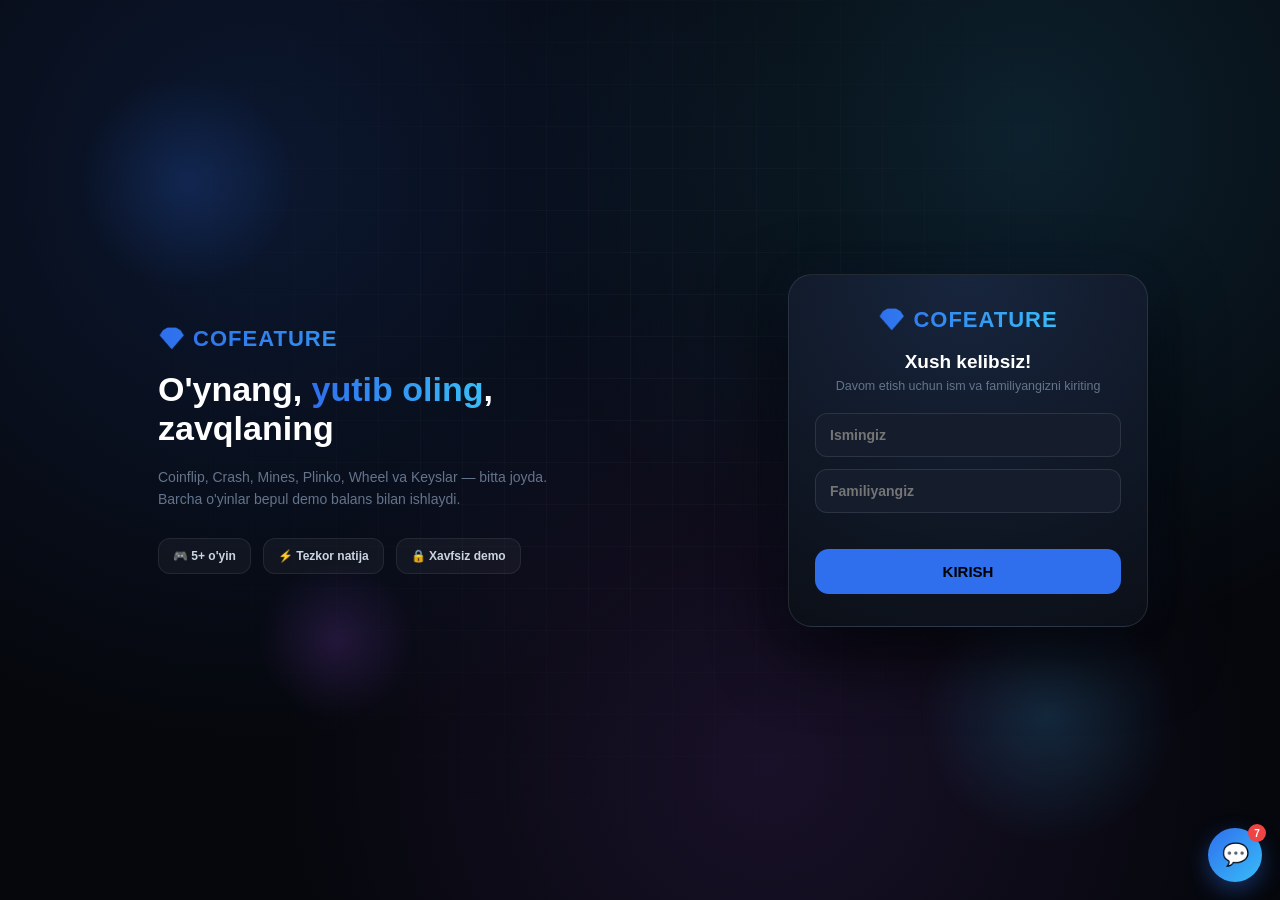
<file: wheel.html>
<!DOCTYPE html>
<html lang="uz">
<head>
<meta charset="UTF-8">
<meta name="viewport" content="width=device-width, initial-scale=1.0">
<title>COFEATURE - Wheel</title>
<link rel="stylesheet" href="https://cdnjs.cloudflare.com/ajax/libs/font-awesome/6.4.0/css/all.min.css">
<link rel="stylesheet" href="styles.css">
<script src="balance.js" defer></script>
<script src="vip.js" defer></script>
<script src="referral.js" defer></script>
<script src="gifts.js" defer></script>
<script src="giftbet.js" defer></script>
<script src="extras.js" defer></script>
<script src="shell.js" defer></script>
<script src="daily.js" defer></script>
<script src="social.js" defer></script>
<style>
  :root {
    --x2-color: #2f6fed;
    --x3-color: #38bdf8;
    --x5-color: #a855f7;
    --x50-color: #f59e0b;
  }
  .wheel-section {
    position: relative;
    width: 240px;
    height: 240px;
    margin: 10px 0 22px 0;
    display: flex;
    justify-content: center;
    align-items: center;
  }
  .wheel-pointer {
    position: absolute;
    top: -12px;
    z-index: 10;
    width: 36px;
    height: 36px;
    background: #ffffff;
    border: 4px solid var(--bg-main);
    clip-path: polygon(50% 100%, 0 0, 100% 0);
    filter: drop-shadow(0 4px 6px rgba(0,0,0,0.5));
  }
  .wheel-ring {
    width: 100%;
    height: 100%;
    border-radius: 50%;
    padding: 14px;
    background: conic-gradient(
      var(--x2-color) 0deg 90deg,
      var(--x3-color) 90deg 150deg,
      var(--x2-color) 150deg 240deg,
      var(--x5-color) 240deg 285deg,
      var(--x2-color) 285deg 340deg,
      var(--x50-color) 340deg 360deg
    );
    box-shadow: 0 0 40px rgba(47, 111, 237, 0.15);
    transition: transform 4.5s cubic-bezier(0.15, 0.9, 0.25, 1);
  }
  .wheel-inner {
    width: 100%;
    height: 100%;
    background: #0d131f;
    border-radius: 50%;
    display: flex;
    flex-direction: column;
    justify-content: center;
    align-items: center;
    box-shadow: inset 0 0 25px rgba(0,0,0,0.9);
  }
  .timer-label { font-size: 11px; color: #64748b; text-transform: uppercase; letter-spacing: 1px; }
  .timer-value { font-size: 34px; font-weight: 800; color: #ffffff; margin-top: 2px; }

  .bet-grid { display: grid; grid-template-columns: 1fr 1fr; gap: 12px; width: 100%; margin-bottom: 20px; }
  .bet-card {
    background: var(--bg-card);
    border: 1px solid rgba(255,255,255,0.06);
    border-radius: 16px;
    padding: 14px;
    cursor: pointer;
    transition: transform 0.1s, border-color 0.2s;
    display: flex;
    flex-direction: column;
    justify-content: space-between;
  }
  .bet-card:active { transform: scale(0.97); }
  .card-top { display: flex; justify-content: space-between; align-items: center; font-size: 14px; font-weight: 700; margin-bottom: 10px; }
  .card-mult { display: flex; align-items: center; gap: 6px; }
  .dot { width: 8px; height: 8px; border-radius: 50%; }
  .card-my-bet { font-size: 15px; font-weight: 800; color: #ffffff; display: flex; justify-content: space-between; }

  .bet-x2 { border-color: rgba(47, 111, 237, 0.3); }
  .bet-x2 .dot { background: var(--x2-color); box-shadow: 0 0 6px var(--x2-color); }
  .bet-x2 .card-mult { color: var(--x2-color); }
  .bet-x3 { border-color: rgba(56, 189, 248, 0.3); }
  .bet-x3 .dot { background: var(--x3-color); box-shadow: 0 0 6px var(--x3-color); }
  .bet-x3 .card-mult { color: var(--x3-color); }
  .bet-x5 { border-color: rgba(168, 85, 247, 0.3); }
  .bet-x5 .dot { background: var(--x5-color); box-shadow: 0 0 6px var(--x5-color); }
  .bet-x5 .card-mult { color: var(--x5-color); }
  .bet-x50 { border-color: rgba(245, 158, 11, 0.3); }
  .bet-x50 .dot { background: var(--x50-color); box-shadow: 0 0 6px var(--x50-color); }
  .bet-x50 .card-mult { color: var(--x50-color); }
</style>
</head>
<body>

  <div class="topbar">
    <div class="topbar-left">
      <a class="back-btn" href="index.html"><i class="fa-solid fa-arrow-left"></i> Lobbi</a>
      <div class="brand"><i class="fa-solid fa-life-ring" style="color: #38bdf8;"></i> WHEEL</div>
    </div>
    <div class="balance-pill"><i class="fa-solid fa-gem" style="color: #38bdf8;"></i> <span class="js-balance">0</span></div>
  </div>

  <div class="game-page-wrap">
    <div class="app-container">

      <div class="history-bar" id="history"></div>

      <div class="wheel-section">
        <div class="wheel-pointer"></div>
        <div class="wheel-ring" id="wheel">
          <div class="wheel-inner">
            <span class="timer-label" id="status-label">Boshlanishiga</span>
            <span class="timer-value" id="timer">12.0s</span>
          </div>
        </div>
      </div>

      <div id="stakeMode"></div>

      <div id="cashControls" class="quick-bets">
        <button class="quick-btn" onclick="selectBetAmount(100, event)">+100</button>
        <button class="quick-btn" onclick="selectBetAmount(500, event)">+500</button>
        <button class="quick-btn" onclick="selectBetAmount(1000, event)">+1 000</button>
        <button class="quick-btn" onclick="selectBetAmount('MAX', event)">MAX</button>
      </div>

      <div class="bet-grid">
        <div class="bet-card bet-x2" onclick="placeBet('x2')">
          <div class="card-top"><span class="card-mult"><span class="dot"></span> 2X</span><span style="font-size:11px;color:#64748b;">50%</span></div>
          <div class="card-my-bet"><span style="color:#64748b;font-size:12px;">Sizniki:</span><span><span id="my-x2">0</span> <i class="fa-solid fa-gem" style="color:#38bdf8;"></i></span></div>
        </div>
        <div class="bet-card bet-x3" onclick="placeBet('x3')">
          <div class="card-top"><span class="card-mult"><span class="dot"></span> 3X</span><span style="font-size:11px;color:#64748b;">30%</span></div>
          <div class="card-my-bet"><span style="color:#64748b;font-size:12px;">Sizniki:</span><span><span id="my-x3">0</span> <i class="fa-solid fa-gem" style="color:#38bdf8;"></i></span></div>
        </div>
        <div class="bet-card bet-x5" onclick="placeBet('x5')">
          <div class="card-top"><span class="card-mult"><span class="dot"></span> 5X</span><span style="font-size:11px;color:#64748b;">15%</span></div>
          <div class="card-my-bet"><span style="color:#64748b;font-size:12px;">Sizniki:</span><span><span id="my-x5">0</span> <i class="fa-solid fa-gem" style="color:#38bdf8;"></i></span></div>
        </div>
        <div class="bet-card bet-x50" onclick="placeBet('x50')">
          <div class="card-top"><span class="card-mult"><span class="dot"></span> 50X</span><span style="font-size:11px;color:#64748b;">5%</span></div>
          <div class="card-my-bet"><span style="color:#64748b;font-size:12px;">Sizniki:</span><span><span id="my-x50">0</span> <i class="fa-solid fa-gem" style="color:#38bdf8;"></i></span></div>
        </div>
      </div>

      <div class="game-subtitle">Tikish qo'yish uchun avval miqdorni tanlang, so'ng kartaga bosing.</div>
    </div>
  </div>

  <div class="toast" id="toast"></div>

  <script>
    let currentBetAmount = 100;
    let timeLeft = 12.0;
    let isSpinning = false;
    let timerId;
    let currentRotation = 0;
    let myBets = { x2: 0, x3: 0, x5: 0, x50: 0 };
    let giftBetSlot = null;      // gift rejimida tikilgan yagona slot
    let giftBetStakeInfo = null; // shu slotga tikilgan sovg'a ma'lumoti
    const colors = { x2: '#2f6fed', x3: '#38bdf8', x5: '#a855f7', x50: '#f59e0b' };

    function showToast(msg, type) {
      const t = document.getElementById('toast');
      t.innerHTML = msg; // innerHTML qilingan
      t.className = 'toast show ' + (type || '');
      if (window.skzOnToast) window.skzOnToast(type);
      setTimeout(() => t.classList.remove('show'), 1800);
    }

    function selectBetAmount(amount, ev) {
      currentBetAmount = amount === 'MAX' ? skzGetBalance() : amount;
      document.querySelectorAll('.quick-btn').forEach(btn => btn.classList.remove('active'));
      if (ev) ev.target.classList.add('active');
    }

    function placeBet(type) {
      if (isSpinning) return;

      if (skzStake.mode === 'gift') {
        if (giftBetSlot) {
          showToast("<i class='fa-solid fa-circle-exclamation'></i> Bitta turda faqat bitta sovg'a tikish mumkin!", 'lose');
          return;
        }
        if (!skzGiftBetCanPlace(0)) {
          showToast("<i class='fa-solid fa-circle-exclamation'></i> Avval inventardan sovg'a tanlang!", 'lose');
          return;
        }
        giftBetStakeInfo = skzGiftBetConsume(0);
        giftBetSlot = type;
        document.getElementById(`my-${type}`).innerHTML = `<i class="fa-solid fa-gift" style="color:#f59e0b;"></i> <img src="${skzGiftSrc(giftBetStakeInfo.stakedItem.file)}" alt="${giftBetStakeInfo.stakedItem.name}" style="width:18px;height:18px;object-fit:contain;vertical-align:middle;">`;
        showToast(`<i class="fa-solid fa-gift" style="color:#f59e0b;"></i> ${giftBetStakeInfo.stakedItem.name} ${type.toUpperCase()} ga tikildi!`, 'win');
        return;
      }

      if (currentBetAmount <= 0 || skzGetBalance() < currentBetAmount) {
        showToast("<i class='fa-solid fa-circle-exclamation'></i> Balansingizda mablag' yetarli emas!", 'lose');
        return;
      }
      skzAddBalance(-currentBetAmount);
      myBets[type] += currentBetAmount;
      document.getElementById(`my-${type}`).innerHTML = skzFmt(myBets[type]);
    }

    function startRound() {
      isSpinning = false;
      timeLeft = 12.0;
      document.getElementById('status-label').innerHTML = "Boshlanishiga";
      document.getElementById('timer').style.color = "#ffffff";

      timerId = setInterval(() => {
        timeLeft -= 0.1;
        document.getElementById('timer').innerHTML = timeLeft.toFixed(1) + 's';
        if (timeLeft <= 0) {
          clearInterval(timerId);
          spinWheel();
        }
      }, 100);
    }

    function spinWheel() {
      isSpinning = true;
      document.getElementById('status-label').innerHTML = "Aylanmoqda...";
      document.getElementById('timer').innerHTML = '<i class="fa-solid fa-dice" style="color: #38bdf8;"></i>';

      const rand = Math.random();
      let winner, targetAngle;
      if (rand < 0.50) { winner = 'x2'; targetAngle = 45; }
      else if (rand < 0.80) { winner = 'x3'; targetAngle = 120; }
      else if (rand < 0.95) { winner = 'x5'; targetAngle = 260; }
      else { winner = 'x50'; targetAngle = 350; }

      const spins = 360 * 6;
      const finalAngle = spins + (360 - targetAngle);
      currentRotation += finalAngle;
      document.getElementById('wheel').style.transform = `rotate(${currentRotation}deg)`;

      setTimeout(() => {
        const winText = winner.toUpperCase();
        document.getElementById('status-label').innerHTML = "G'OLIB";
        document.getElementById('timer').innerHTML = winText;
        document.getElementById('timer').style.color = colors[winner];

        const hist = document.getElementById('history');
        const div = document.createElement('div');
        div.className = 'history-item';
        div.style.color = colors[winner];
        div.innerHTML = winText;
        hist.prepend(div);
        if (hist.children.length > 8) hist.removeChild(hist.lastChild);

        if (myBets[winner] > 0) {
          const mult = parseInt(winner.replace('x', ''));
          const winAmount = myBets[winner] * mult;
          skzAddBalance(winAmount);
          showToast(`<i class="fa-solid fa-party-horn"></i> G'olib bo'ldingiz! +${skzFmt(winAmount)} <i class="fa-solid fa-gem" style="color:#38bdf8;"></i>`, 'win');
        }

        if (giftBetSlot) {
          const mult = parseInt(giftBetSlot.replace('x', ''));
          if (giftBetSlot === winner) {
            const outcome = skzGiftBetResolveWin(giftBetStakeInfo, mult);
            if (outcome.type === 'gift') {
              showToast(`<i class="fa-solid fa-party-horn"></i> Sovg'a g'alabasi! ${outcome.from.name} <i class="fa-solid fa-arrow-right"></i> ${outcome.gift.name} <i class="fa-solid fa-gift"></i>`, 'win');
            }
          } else {
            const outcome = skzGiftBetResolveLose(giftBetStakeInfo);
            showToast(`<i class="fa-solid fa-burst"></i> ${outcome.from.name} kuydi.`, 'lose');
          }
        }

        setTimeout(() => {
          myBets = { x2: 0, x3: 0, x5: 0, x50: 0 };
          giftBetSlot = null;
          giftBetStakeInfo = null;
          ['x2','x3','x5','x50'].forEach(k => document.getElementById(`my-${k}`).innerHTML = '0');
          startRound();
        }, 3000);
      }, 4500);
    }

    window.onload = () => {
      startRound();
      skzGiftBetInitUI('stakeMode', () => {
        document.getElementById('cashControls').style.display = skzStake.mode === 'gift' ? 'none' : 'flex';
      });
    };
  </script>
</body>
</html>
</file>
<file: styles.css>
:root {
  --bg-main: #0b0f17;
  --bg-sidebar: #0f1623;
  --bg-card: #151c2c;
  --accent: #2f6fed;
  --accent-blue: #38bdf8;
  --accent-purple: #a855f7;
  --accent-amber: #f59e0b;
  --accent-red: #ef4444;
  --text-main: #ffffff;
  --text-muted: #64748b;
}

html {
  scroll-behavior: smooth;
  scrollbar-width: thin;
  scrollbar-color: rgba(47, 111, 237, 0.4) transparent;
}
::-webkit-scrollbar { width: 8px; height: 8px; }
::-webkit-scrollbar-track { background: transparent; }
::-webkit-scrollbar-thumb {
  background: linear-gradient(180deg, rgba(47, 111, 237, 0.55), rgba(56, 189, 248, 0.45));
  border-radius: 8px;
}
::-webkit-scrollbar-thumb:hover { background: rgba(56, 189, 248, 0.75); }

* {
  box-sizing: border-box;
  margin: 0;
  padding: 0;
  user-select: none;
}

body {
  background-color: var(--bg-main);
  background-image: radial-gradient(circle at 15% 0%, rgba(47, 111, 237, 0.08), transparent 40%),
                     radial-gradient(circle at 85% 100%, rgba(56, 189, 248, 0.08), transparent 40%);
  background-attachment: fixed;
  font-family: 'SF Pro Display', -apple-system, BlinkMacSystemFont, 'Segoe UI', Roboto, sans-serif;
  color: var(--text-main);
  min-height: 100vh;
  animation: skzAuroraDrift 18s ease-in-out infinite alternate;
}
@keyframes skzAuroraDrift {
  0%   { background-position: 0% 0%, 100% 100%; }
  100% { background-position: 6% 4%, 94% 96%; }
}

a { text-decoration: none; color: inherit; }

/* ===== Umumiy yuqori panel (har bir o'yin sahifasida) ===== */
.topbar {
  display: flex;
  align-items: center;
  justify-content: space-between;
  padding: 16px 24px;
  border-bottom: 1px solid rgba(255,255,255,0.06);
  background: rgba(15, 22, 35, 0.6);
  backdrop-filter: blur(6px);
  position: sticky;
  top: 0;
  z-index: 50;
}

.topbar-left { display: flex; align-items: center; gap: 16px; }

.brand {
  font-size: 20px;
  font-weight: 800;
  background: linear-gradient(to right, #2f6fed, #38bdf8);
  -webkit-background-clip: text;
  -webkit-text-fill-color: transparent;
  letter-spacing: 1px;
  display: flex;
  align-items: center;
  gap: 8px;
}

.back-btn {
  display: inline-flex;
  align-items: center;
  gap: 8px;
  background: var(--bg-card);
  border: 1px solid rgba(255,255,255,0.1);
  color: #fff;
  padding: 9px 16px;
  border-radius: 10px;
  font-weight: 600;
  font-size: 13px;
  cursor: pointer;
  transition: background 0.2s cubic-bezier(0.4, 0, 0.2, 1);
}
.back-btn:hover { background: rgba(255,255,255,0.1); }

.reset-btn {
  background: none;
  border: 1px solid rgba(255,255,255,0.1);
  color: var(--text-muted);
  font-size: 11px;
  padding: 6px 10px;
  border-radius: 8px;
  cursor: pointer;
}
.reset-btn:hover { color: #fff; border-color: rgba(255,255,255,0.3); }

/* ===== Lobby grid (index.html) ===== */
.main-content {
  padding: 30px 40px;
  max-width: 1200px;
  margin: 0 auto;
}

.section-title {
  font-size: 24px;
  font-weight: 800;
  margin-bottom: 20px;
  display: flex;
  align-items: center;
  justify-content: space-between;
  flex-wrap: wrap;
  gap: 8px;
}

.games-grid {
  display: grid;
  grid-template-columns: repeat(auto-fill, minmax(220px, 1fr));
  gap: 20px;
}

.game-card {
  background: var(--bg-card);
  border: 1px solid rgba(255,255,255,0.06);
  border-radius: 18px;
  overflow: hidden;
  cursor: pointer;
  transition: transform 0.25s cubic-bezier(0.4, 0, 0.2, 1), box-shadow 0.25s cubic-bezier(0.4, 0, 0.2, 1), border-color 0.25s cubic-bezier(0.4, 0, 0.2, 1);
  position: relative;
  display: flex;
  flex-direction: column;
  animation: skzFadeUp 0.45s cubic-bezier(0.19, 1, 0.22, 1) both;
}
.games-grid .game-card:nth-child(1) { animation-delay: 0.02s; }
.games-grid .game-card:nth-child(2) { animation-delay: 0.07s; }
.games-grid .game-card:nth-child(3) { animation-delay: 0.12s; }
.games-grid .game-card:nth-child(4) { animation-delay: 0.17s; }
.games-grid .game-card:nth-child(5) { animation-delay: 0.22s; }

.balance-pill {
  display: flex;
  align-items: center;
  gap: 8px;
  background: rgba(255,255,255,0.04);
  border: 1px solid rgba(255,255,255,0.08);
  padding: 8px 16px;
  border-radius: 12px;
  font-weight: 700;
  font-size: 14px;
  color: var(--accent-amber);
  animation: skzGlowPulse 3.2s ease-in-out infinite;
}
@keyframes skzGlowPulse {
  0%, 100% { box-shadow: 0 0 0 rgba(47, 111, 237, 0); }
  50%      { box-shadow: 0 0 14px rgba(47, 111, 237, 0.25); }
}

.game-card:hover {
  transform: translateY(-6px);
  border-color: rgba(255, 255, 255, 0.2);
  box-shadow: 0 15px 30px rgba(0,0,0,0.5);
}

.game-banner {
  height: 140px;
  background-size: cover;
  background-position: center;
  position: relative;
  display: flex;
  align-items: center;
  justify-content: center;
  font-size: 50px;
}

.bg-wheel { background: radial-gradient(circle, #2f6fed, #0d2a63); }
.bg-crash { background: radial-gradient(circle, #f59e0b, #78350f); }
.bg-mines { background: radial-gradient(circle, #38bdf8, #1e3a8a); }
.bg-plinko { background: radial-gradient(circle, #a855f7, #4c1d95); }
.bg-coinflip { background: radial-gradient(circle, #ef4444, #7f1d1d); }
.bg-cases { background: radial-gradient(circle, #f59e0b, #78350f); }

.badge {
  position: absolute;
  top: 12px;
  right: 12px;
  padding: 4px 8px;
  border-radius: 6px;
  font-size: 10px;
  font-weight: 800;
  text-transform: uppercase;
}

.badge-live { background: #ef4444; color: #fff; box-shadow: 0 0 10px #ef4444; }
.badge-hot { background: var(--accent-amber); color: #000; }
.badge-new { background: var(--accent-purple); color: #fff; }
.badge-free { background: var(--accent-blue); color: #fff; }

.free24-code-row {
  display: flex;
  gap: 8px;
  width: 100%;
  margin-bottom: 12px;
}
.free24-code-row input {
  text-transform: uppercase;
  letter-spacing: 1px;
}
.free24-timer {
  width: 100%;
  text-align: center;
  font-size: 12.5px;
  font-weight: 700;
  color: var(--text-muted);
  background: rgba(255,255,255,0.04);
  border: 1px solid rgba(255,255,255,0.08);
  border-radius: 12px;
  padding: 10px;
  margin-bottom: 12px;
}
.free24-timer.ready { color: var(--accent-blue); border-color: rgba(56,189,248,0.35); }

.game-info {
  padding: 16px;
  display: flex;
  flex-direction: column;
  gap: 6px;
}

.game-title { font-size: 16px; font-weight: 700; }

.game-stats {
  font-size: 12px;
  color: var(--text-muted);
  display: flex;
  justify-content: space-between;
  align-items: center;
}

.play-btn {
  margin-top: 10px;
  background: rgba(255,255,255,0.05);
  border: 1px solid rgba(255,255,255,0.1);
  color: #fff;
  padding: 8px;
  border-radius: 10px;
  font-weight: 600;
  font-size: 13px;
  text-align: center;
  transition: background 0.2s cubic-bezier(0.4, 0, 0.2, 1);
}

.game-card:hover .play-btn {
  background: var(--accent);
  color: #000;
  border-color: var(--accent);
}

/* ===== O'yin sahifalari uchun umumiy konteyner ===== */
.game-page-wrap {
  display: flex;
  justify-content: center;
  padding: 30px 16px 60px;
}

.app-container {
  width: 100%;
  max-width: 460px;
  background: radial-gradient(circle at top, #14243b 0%, #0b0f17 100%);
  border: 1px solid rgba(255, 255, 255, 0.08);
  border-radius: 24px;
  padding: 22px;
  box-shadow: 0 20px 50px rgba(0, 0, 0, 0.7);
  display: flex;
  flex-direction: column;
  align-items: center;
  animation: skzFadeUp 0.45s cubic-bezier(0.19, 1, 0.22, 1) both;
}

@keyframes skzFadeUp {
  from { opacity: 0; transform: translateY(14px); }
  to   { opacity: 1; transform: translateY(0); }
}

.game-heading {
  font-size: 18px;
  font-weight: 800;
  margin-bottom: 4px;
  display: flex;
  align-items: center;
  gap: 8px;
}

.game-subtitle {
  font-size: 12px;
  color: var(--text-muted);
  margin-bottom: 18px;
  text-align: center;
}

.quick-bets {
  display: grid;
  grid-template-columns: repeat(4, 1fr);
  gap: 8px;
  width: 100%;
  margin-bottom: 15px;
}

.quick-btn {
  background: var(--bg-card);
  border: 1px solid rgba(255,255,255,0.08);
  color: #cbd5e1;
  padding: 9px;
  border-radius: 10px;
  font-size: 12px;
  font-weight: 600;
  cursor: pointer;
  transition: all 0.2s cubic-bezier(0.4, 0, 0.2, 1);
}

.quick-btn:active, .quick-btn.active {
  background: var(--accent-blue);
  color: #fff;
  border-color: var(--accent-blue);
}

.bet-input-row {
  display: flex;
  gap: 8px;
  width: 100%;
  margin-bottom: 15px;
}

.bet-input {
  flex: 1;
  background: var(--bg-card);
  border: 1px solid rgba(255,255,255,0.1);
  color: #fff;
  padding: 12px 14px;
  border-radius: 12px;
  font-size: 15px;
  font-weight: 700;
}
.bet-input:focus { outline: none; border-color: var(--accent); }

.primary-btn {
  width: 100%;
  background: var(--accent);
  border: none;
  color: #000;
  padding: 14px;
  border-radius: 14px;
  font-weight: 800;
  font-size: 15px;
  cursor: pointer;
  transition: filter 0.15s cubic-bezier(0.4, 0, 0.2, 1), transform 0.1s cubic-bezier(0.4, 0, 0.2, 1);
}
.primary-btn:hover { filter: brightness(1.08); }
.primary-btn:active { transform: scale(0.98); }
.primary-btn:disabled { opacity: 0.4; cursor: not-allowed; }

.primary-btn.danger { background: var(--accent-red); color: #fff; }
.primary-btn.blue { background: var(--accent-blue); color: #fff; }

.history-bar {
  display: flex;
  gap: 6px;
  width: 100%;
  overflow-x: auto;
  padding-bottom: 4px;
  margin-bottom: 15px;
  scrollbar-width: none;
}
.history-bar::-webkit-scrollbar { display: none; }

.history-item {
  padding: 4px 10px;
  border-radius: 8px;
  font-size: 11px;
  font-weight: 800;
  flex-shrink: 0;
  background: rgba(255,255,255,0.05);
}

.toast {
  position: fixed;
  bottom: 24px;
  left: 50%;
  transform: translateX(-50%) translateY(20px);
  background: var(--bg-card);
  border: 1px solid rgba(255,255,255,0.15);
  padding: 12px 20px;
  border-radius: 12px;
  font-weight: 700;
  font-size: 14px;
  opacity: 0;
  transition: opacity 0.25s cubic-bezier(0.4, 0, 0.2, 1), transform 0.25s cubic-bezier(0.4, 0, 0.2, 1);
  z-index: 100;
  pointer-events: none;
  text-align: center;
}
.toast.show { opacity: 1; transform: translateX(-50%) translateY(0); }
.toast.win { color: var(--accent); border-color: rgba(47, 111, 237, 0.4); }
.toast.lose { color: var(--accent-red); border-color: rgba(239,68,68,0.4); }

/* ===== Yutuq (achievement) bildirishnomasi ===== */
.skz-achv-toast {
  position: fixed;
  top: 18px;
  left: 50%;
  transform: translateX(-50%) translateY(-30px);
  display: flex;
  align-items: center;
  gap: 12px;
  background: linear-gradient(135deg, #1a2440, #0f1623);
  border: 1px solid rgba(245, 158, 11, 0.5);
  box-shadow: 0 12px 30px rgba(0,0,0,0.5), 0 0 20px rgba(245,158,11,0.25);
  padding: 12px 18px;
  border-radius: 14px;
  z-index: 10000;
  opacity: 0;
  transition: opacity 0.35s cubic-bezier(0.4,0,0.2,1), transform 0.35s cubic-bezier(0.4,0,0.2,1);
  pointer-events: none;
  max-width: 90vw;
}
.skz-achv-toast.show { opacity: 1; transform: translateX(-50%) translateY(0); }
.skz-achv-toast-icon { font-size: 30px; line-height: 1; }
.skz-achv-toast-label { font-size: 10px; text-transform: uppercase; letter-spacing: 1px; color: var(--accent-amber); font-weight: 800; }
.skz-achv-toast-title { font-size: 14px; font-weight: 800; color: #fff; }

/* ===== Sound toggle tugmasi ===== */
.js-sound-toggle {
  background: rgba(255,255,255,0.06);
  border: 1px solid rgba(255,255,255,0.1);
  border-radius: 10px;
  width: 38px;
  height: 38px;
  font-size: 16px;
  cursor: pointer;
  display: inline-flex;
  align-items: center;
  justify-content: center;
  transition: all 0.2s ease;
}
.js-sound-toggle:hover { background: rgba(255,255,255,0.12); }
.js-sound-toggle.active { border-color: rgba(47,111,237,0.5); }

/* ===== Reyting jadvali ===== */
.leaderboard-list { width: 100%; display: flex; flex-direction: column; gap: 8px; }
.leaderboard-row {
  display: flex;
  align-items: center;
  gap: 12px;
  background: var(--bg-card);
  border: 1px solid rgba(255,255,255,0.06);
  border-radius: 12px;
  padding: 10px 14px;
}
.leaderboard-row.top1 { border-color: rgba(245,158,11,0.55); box-shadow: 0 0 18px rgba(245,158,11,0.15); }
.leaderboard-row.top2 { border-color: rgba(203,213,225,0.4); }
.leaderboard-row.top3 { border-color: rgba(217,119,6,0.4); }
.leaderboard-row.is-user { border-color: rgba(47,111,237,0.6); background: rgba(47,111,237,0.08); }
.leaderboard-rank {
  width: 30px; height: 30px; border-radius: 8px;
  display: flex; align-items: center; justify-content: center;
  font-weight: 800; font-size: 13px; flex-shrink: 0;
  background: rgba(255,255,255,0.06); color: #cbd5e1;
}
.leaderboard-row.top1 .leaderboard-rank { background: linear-gradient(160deg,#f59e0b,#7c2d12); color: #fff; }
.leaderboard-row.top2 .leaderboard-rank { background: linear-gradient(160deg,#cbd5e1,#64748b); color: #0b0f17; }
.leaderboard-row.top3 .leaderboard-rank { background: linear-gradient(160deg,#d97706,#7c2d12); color: #fff; }
.leaderboard-info { flex: 1; min-width: 0; }
.leaderboard-name { font-weight: 700; font-size: 13.5px; overflow: hidden; text-overflow: ellipsis; white-space: nowrap; }
.leaderboard-drop { font-size: 11px; color: var(--text-muted); }
.leaderboard-score { font-weight: 800; font-size: 13.5px; color: var(--accent-amber); white-space: nowrap; }

/* ===== Profil statistikasi ===== */
.stats-grid {
  display: grid;
  grid-template-columns: repeat(2, 1fr);
  gap: 10px;
  width: 100%;
  margin-bottom: 20px;
}
.stat-card {
  background: var(--bg-card);
  border: 1px solid rgba(255,255,255,0.07);
  border-radius: 14px;
  padding: 14px;
  text-align: center;
}
.stat-card-icon { font-size: 20px; margin-bottom: 4px; }
.stat-card-value { font-size: 17px; font-weight: 800; color: #fff; }
.stat-card-label { font-size: 10.5px; color: var(--text-muted); margin-top: 2px; }

.profile-header {
  display: flex;
  align-items: center;
  gap: 14px;
  width: 100%;
  margin-bottom: 18px;
}
.profile-header-avatar {
  width: 60px; height: 60px; border-radius: 50%;
  background: linear-gradient(160deg, var(--accent), var(--accent-blue));
  display: flex; align-items: center; justify-content: center;
  font-weight: 800; font-size: 20px; color: #fff; overflow: hidden; flex-shrink: 0;
}
.profile-header-avatar img { width: 100%; height: 100%; object-fit: cover; }
.profile-header-name { font-weight: 800; font-size: 17px; }
.profile-header-sub { font-size: 12px; color: var(--text-muted); }

.achv-grid {
  display: grid;
  grid-template-columns: repeat(auto-fill, minmax(140px, 1fr));
  gap: 10px;
  width: 100%;
}
.achv-card {
  background: var(--bg-card);
  border: 1px solid rgba(255,255,255,0.07);
  border-radius: 14px;
  padding: 12px;
  text-align: center;
  opacity: 0.35;
  filter: grayscale(0.8);
  transition: all 0.25s ease;
}
.achv-card.unlocked {
  opacity: 1;
  filter: none;
  border-color: rgba(245,158,11,0.4);
  box-shadow: 0 0 16px rgba(245,158,11,0.12);
}
.achv-card-icon { font-size: 26px; margin-bottom: 6px; }
.achv-card-title { font-size: 12px; font-weight: 800; }
.achv-card-desc { font-size: 10px; color: var(--text-muted); margin-top: 3px; line-height: 1.3; }

/* ===== O'yinlarda sovg'a bilan tikish rejimi ===== */
.stake-mode-row {
  display: flex;
  gap: 8px;
  width: 100%;
  margin-bottom: 12px;
}
.stake-mode-btn {
  flex: 1;
  background: var(--bg-card);
  border: 1px solid rgba(255,255,255,0.08);
  color: #94a3b8;
  padding: 10px;
  border-radius: 12px;
  font-weight: 700;
  font-size: 13px;
  cursor: pointer;
  transition: all 0.15s cubic-bezier(0.4, 0, 0.2, 1);
}
.stake-mode-btn.active {
  background: rgba(168,85,247,0.15);
  border-color: var(--accent-purple);
  color: #fff;
}
.stake-gift-row {
  display: flex;
  gap: 8px;
  width: 100%;
  overflow-x: auto;
  padding-bottom: 6px;
  margin-bottom: 12px;
  scrollbar-width: none;
}
.stake-gift-row::-webkit-scrollbar { display: none; }
.stake-gift-item {
  flex-shrink: 0;
  width: 64px;
  background: var(--bg-card);
  border: 2px solid rgba(255,255,255,0.06);
  border-radius: 12px;
  padding: 6px;
  text-align: center;
  cursor: pointer;
  transition: border-color 0.15s cubic-bezier(0.4, 0, 0.2, 1), transform 0.1s cubic-bezier(0.4, 0, 0.2, 1);
}
.stake-gift-item:active { transform: scale(0.96); }
.stake-gift-item.active { border-color: var(--accent-purple); background: rgba(168,85,247,0.1); }
.stake-gift-item .gift-icon-wrap { width: 44px; height: 44px; border-radius: 8px; margin: 0 auto 4px; }
.stake-gift-item .val { font-size: 10px; color: #cbd5e1; font-weight: 700; }
.stake-gift-empty {
  font-size: 12px;
  color: var(--text-muted);
  padding: 10px 0;
}
.stake-gift-empty a { color: var(--accent); font-weight: 600; }

/* ============================================
   COFEATURE — Chap yon menyu (Sidebar)
   ============================================ */
.skz-burger {
  width: 40px;
  height: 40px;
  border-radius: 10px;
  background: var(--bg-card);
  border: 1px solid rgba(255,255,255,0.1);
  display: flex;
  flex-direction: column;
  align-items: center;
  justify-content: center;
  gap: 5px;
  cursor: pointer;
  flex-shrink: 0;
  transition: border-color 0.2s cubic-bezier(0.4, 0, 0.2, 1), background 0.2s cubic-bezier(0.4, 0, 0.2, 1);
}
.skz-burger:hover { border-color: rgba(47, 111, 237, 0.5); background: rgba(47, 111, 237, 0.08); }
.skz-burger span {
  display: block;
  width: 18px;
  height: 2px;
  background: #fff;
  border-radius: 2px;
  transition: transform 0.3s ease, opacity 0.3s ease;
}
.skz-burger.open span:nth-child(1) { transform: translateY(7px) rotate(45deg); }
.skz-burger.open span:nth-child(2) { opacity: 0; }
.skz-burger.open span:nth-child(3) { transform: translateY(-7px) rotate(-45deg); }

.skz-overlay {
  position: fixed;
  inset: 0;
  background: rgba(0,0,0,0.55);
  backdrop-filter: blur(2px);
  opacity: 0;
  pointer-events: none;
  transition: opacity 0.3s ease;
  z-index: 199;
}
.skz-overlay.open { opacity: 1; pointer-events: auto; }

.skz-sidebar {
  position: fixed;
  top: 0;
  left: 0;
  bottom: 0;
  width: 290px;
  max-width: 85vw;
  background: linear-gradient(180deg, #121a2b 0%, #0b0f17 100%);
  border-right: 1px solid rgba(255,255,255,0.08);
  box-shadow: 20px 0 60px rgba(0,0,0,0.5);
  z-index: 200;
  padding: 22px 18px;
  display: flex;
  flex-direction: column;
  transform: translateX(-105%);
  transition: transform 0.38s cubic-bezier(0.19, 1, 0.22, 1);
  overflow-y: auto;
}
.skz-sidebar.open { transform: translateX(0); }

@media (min-width: 900px) {
  body.skz-sidebar-open .topbar,
  body.skz-sidebar-open .main-content,
  body.skz-sidebar-open .game-page-wrap {
    margin-left: 290px;
    transition: margin-left 0.38s cubic-bezier(0.19, 1, 0.22, 1);
  }
  body.skz-sidebar-open .skz-overlay { display: none; }
}

.skz-sidebar-brand {
  font-size: 20px;
  font-weight: 900;
  letter-spacing: 1px;
  background: linear-gradient(to right, #2f6fed, #38bdf8);
  -webkit-background-clip: text;
  -webkit-text-fill-color: transparent;
  margin-bottom: 20px;
  animation: skzGlow 3.5s ease-in-out infinite;
}
.skz-sidebar-brand span { color: var(--accent-amber); -webkit-text-fill-color: initial; }

@keyframes skzGlow {
  0%, 100% { filter: drop-shadow(0 0 0px rgba(47, 111, 237, 0)); }
  50% { filter: drop-shadow(0 0 10px rgba(47, 111, 237, 0.45)); }
}

.skz-user-card {
  display: flex;
  align-items: center;
  gap: 12px;
  background: rgba(255,255,255,0.04);
  border: 1px solid rgba(255,255,255,0.08);
  border-radius: 16px;
  padding: 12px;
  margin-bottom: 22px;
}
.skz-avatar {
  width: 44px;
  height: 44px;
  border-radius: 50%;
  background: linear-gradient(135deg, #2f6fed, #38bdf8);
  display: flex;
  align-items: center;
  justify-content: center;
  font-weight: 800;
  font-size: 15px;
  color: #fff;
  flex-shrink: 0;
  box-shadow: 0 0 14px rgba(47, 111, 237, 0.4);
}
.skz-user-info { min-width: 0; }
.skz-user-name {
  font-size: 13px;
  font-weight: 700;
  white-space: nowrap;
  overflow: hidden;
  text-overflow: ellipsis;
}
.skz-user-balance {
  font-size: 13px;
  font-weight: 800;
  color: var(--accent-amber);
  margin-top: 2px;
}
.skz-user-vip {
  display: inline-block;
  font-size: 10px;
  font-weight: 800;
  color: #cfe0ff;
  background: rgba(47,111,237,0.18);
  border: 1px solid rgba(47,111,237,0.4);
  padding: 1px 7px;
  border-radius: 6px;
  margin-top: 3px;
  letter-spacing: 0.3px;
}

/* ===== Daraja oshganda chiqadigan bildirishnoma ===== */
.skz-levelup-toast {
  position: fixed;
  top: 20px;
  left: 50%;
  transform: translateX(-50%) translateY(-30px);
  background: linear-gradient(135deg, #2f6fed, #38bdf8);
  color: #fff;
  padding: 14px 24px;
  border-radius: 14px;
  font-weight: 700;
  font-size: 14px;
  box-shadow: 0 10px 30px rgba(47,111,237,0.5);
  opacity: 0;
  z-index: 999;
  transition: opacity 0.35s cubic-bezier(0.4, 0, 0.2, 1), transform 0.35s cubic-bezier(0.4, 0, 0.2, 1);
}
.skz-levelup-toast.show { opacity: 1; transform: translateX(-50%) translateY(0); }
.skz-levelup-toast b { color: #fff; }

/* ===== Profil sahifasi: VIP progress ===== */
.vip-card {
  width: 100%;
  background: var(--bg-card);
  border: 1px solid rgba(47,111,237,0.25);
  border-radius: 16px;
  padding: 16px;
  margin-bottom: 16px;
}
.vip-card-top {
  display: flex;
  justify-content: space-between;
  align-items: center;
  margin-bottom: 10px;
}
.vip-card-title { font-weight: 800; font-size: 14px; }
.vip-bar-track {
  width: 100%;
  height: 10px;
  background: rgba(255,255,255,0.06);
  border-radius: 6px;
  overflow: hidden;
}
.vip-bar-fill {
  height: 100%;
  background: linear-gradient(90deg, #2f6fed, #38bdf8);
  border-radius: 6px;
  width: 0%;
  transition: width 0.5s cubic-bezier(0.4, 0, 0.2, 1);
}
.vip-progress-text { font-size: 11px; color: var(--text-muted); margin-top: 6px; text-align: right; }
.vip-perk-note { font-size: 11.5px; color: #cfe0ff; margin-top: 10px; }

/* ===== Profil sahifasi: Referal bo'limi ===== */
.ref-card {
  width: 100%;
  background: var(--bg-card);
  border: 1px solid rgba(255,255,255,0.08);
  border-radius: 16px;
  padding: 16px;
  margin-bottom: 16px;
}
.ref-code-row {
  display: flex;
  gap: 8px;
  align-items: center;
  margin: 10px 0 14px;
}
.ref-code-box {
  flex: 1;
  background: rgba(255,255,255,0.05);
  border: 1px dashed rgba(255,255,255,0.2);
  border-radius: 10px;
  padding: 10px 14px;
  font-weight: 800;
  letter-spacing: 1px;
  font-size: 15px;
  text-align: center;
}
.ref-copy-btn {
  background: var(--accent);
  border: none;
  color: #fff;
  padding: 10px 14px;
  border-radius: 10px;
  font-weight: 700;
  font-size: 12.5px;
  cursor: pointer;
  white-space: nowrap;
}
.ref-redeem-row { display: flex; gap: 8px; }
.ref-redeem-row input {
  flex: 1;
  background: var(--bg-main);
  border: 1px solid rgba(255,255,255,0.1);
  color: #fff;
  padding: 10px 12px;
  border-radius: 10px;
  font-size: 13px;
}
.ref-redeem-row button {
  background: var(--accent-blue);
  border: none;
  color: #fff;
  padding: 10px 16px;
  border-radius: 10px;
  font-weight: 700;
  font-size: 12.5px;
  cursor: pointer;
  white-space: nowrap;
}
.ref-redeem-row button:disabled { opacity: 0.4; cursor: not-allowed; }
.ref-status {
  margin-top: 10px;
  font-size: 12px;
  color: var(--text-muted);
}
.ref-status.done { color: var(--accent); font-weight: 700; }

.skz-nav-label {
  font-size: 11px;
  font-weight: 800;
  letter-spacing: 1px;
  color: var(--text-muted);
  margin: 6px 0 10px 4px;
}

.skz-nav {
  display: flex;
  flex-direction: column;
  gap: 4px;
  margin-bottom: 10px;
}
.skz-nav-item {
  display: flex;
  align-items: center;
  gap: 12px;
  padding: 11px 12px;
  border-radius: 12px;
  font-size: 14px;
  font-weight: 600;
  color: #cbd5e1;
  transition: background 0.2s cubic-bezier(0.4, 0, 0.2, 1), color 0.2s cubic-bezier(0.4, 0, 0.2, 1), transform 0.15s cubic-bezier(0.4, 0, 0.2, 1);
  position: relative;
}
.skz-nav-icon { font-size: 17px; width: 22px; text-align: center; }
.skz-nav-badge {
  margin-left: auto;
  background: var(--accent-purple);
  color: #fff;
  font-size: 10.5px;
  font-weight: 800;
  padding: 2px 7px;
  border-radius: 20px;
  display: none;
  align-items: center;
  justify-content: center;
  min-width: 18px;
}
.skz-nav-item:hover { background: rgba(255,255,255,0.06); transform: translateX(3px); }
.skz-nav-item.active {
  background: linear-gradient(90deg, rgba(47, 111, 237, 0.18), rgba(47, 111, 237, 0.03));
  color: #fff;
  box-shadow: inset 3px 0 0 var(--accent);
}

.skz-settings-block {
  display: flex;
  flex-direction: column;
  gap: 10px;
  margin-top: 4px;
}
.skz-settings-row {
  display: flex;
  align-items: center;
  justify-content: space-between;
  font-size: 13px;
  color: #cbd5e1;
  padding: 0 4px;
}
.skz-lang-group { display: flex; gap: 6px; }
.skz-lang-btn {
  background: rgba(255,255,255,0.05);
  border: 1px solid rgba(255,255,255,0.1);
  color: #94a3b8;
  font-size: 11px;
  font-weight: 800;
  padding: 6px 9px;
  border-radius: 8px;
  cursor: pointer;
  transition: all 0.2s cubic-bezier(0.4, 0, 0.2, 1);
}
.skz-lang-btn.active { background: var(--accent-blue); color: #fff; border-color: var(--accent-blue); }
.skz-lang-btn:hover:not(.active) { border-color: rgba(255,255,255,0.3); }

.skz-settings-btn {
  width: 100%;
  background: rgba(255,255,255,0.05);
  border: 1px solid rgba(255,255,255,0.08);
  color: #e2e8f0;
  padding: 11px;
  border-radius: 12px;
  font-size: 13px;
  font-weight: 700;
  cursor: pointer;
  text-align: left;
  transition: background 0.2s cubic-bezier(0.4, 0, 0.2, 1), border-color 0.2s cubic-bezier(0.4, 0, 0.2, 1);
}
.skz-settings-btn:hover { background: rgba(255,255,255,0.1); }
.skz-logout-btn { color: var(--accent-red); border-color: rgba(239,68,68,0.25); }
.skz-logout-btn:hover { background: rgba(239,68,68,0.12); border-color: rgba(239,68,68,0.5); }

.skz-avatar img { width: 100%; height: 100%; border-radius: 50%; object-fit: cover; }

/* ============================================
   COFEATURE — Profil sozlamalari oynasi (modal)
   ============================================ */
.skz-modal-overlay {
  position: fixed;
  inset: 0;
  background: rgba(5, 8, 14, 0.72);
  backdrop-filter: blur(4px);
  display: flex;
  align-items: center;
  justify-content: center;
  z-index: 300;
  padding: 16px;
  animation: skzFadeIn 0.18s ease-out;
}
@keyframes skzFadeIn { from { opacity: 0; } to { opacity: 1; } }
.skz-modal {
  background: var(--bg-sidebar);
  border: 1px solid rgba(255,255,255,0.08);
  border-radius: 20px;
  padding: 24px;
  width: 100%;
  max-width: 360px;
  box-shadow: 0 20px 60px rgba(0,0,0,0.5);
}
.skz-modal-title {
  font-size: 16px;
  font-weight: 800;
  margin-bottom: 18px;
  text-align: center;
}
.skz-modal-avatar-row {
  display: flex;
  align-items: center;
  gap: 14px;
  margin-bottom: 20px;
}
.skz-modal-avatar {
  width: 64px;
  height: 64px;
  border-radius: 50%;
  background: linear-gradient(135deg, #2f6fed, #38bdf8);
  display: flex;
  align-items: center;
  justify-content: center;
  font-weight: 800;
  font-size: 20px;
  color: #fff;
  flex-shrink: 0;
  overflow: hidden;
  box-shadow: 0 0 14px rgba(47, 111, 237, 0.4);
}
.skz-modal-avatar img { width: 100%; height: 100%; border-radius: 50%; object-fit: cover; }
.skz-modal-avatar-actions { display: flex; flex-direction: column; gap: 8px; }
.skz-modal-upload-btn {
  background: rgba(255,255,255,0.06);
  border: 1px solid rgba(255,255,255,0.12);
  color: #e2e8f0;
  padding: 8px 12px;
  border-radius: 10px;
  font-size: 12px;
  font-weight: 700;
  cursor: pointer;
  text-align: center;
  transition: background 0.2s cubic-bezier(0.4, 0, 0.2, 1);
}
.skz-modal-upload-btn:hover { background: rgba(255,255,255,0.12); }
.skz-modal-remove-btn {
  background: none;
  border: none;
  color: var(--accent-red);
  font-size: 11.5px;
  font-weight: 700;
  cursor: pointer;
  padding: 0;
  text-align: left;
}
.skz-modal-label {
  display: block;
  font-size: 11.5px;
  font-weight: 700;
  color: var(--text-muted);
  margin: 12px 0 6px 2px;
}
.skz-modal-actions {
  display: flex;
  gap: 10px;
  margin-top: 16px;
}
.skz-modal-actions .skz-settings-btn { text-align: center; }
.skz-modal-actions .primary-btn { flex: 1; }
.skz-modal-actions .skz-settings-btn { flex: 1; }

/* ============================================
   COFEATURE — Kunlik bonus / Streak / Vazifalar
   ============================================ */
.skz-daily-btn {
  position: relative;
  display: flex;
  align-items: center;
  gap: 8px;
  width: calc(100% - 24px);
  margin: 0 12px 14px;
  padding: 11px 14px;
  border-radius: 12px;
  border: 1px solid rgba(245, 158, 11, 0.35);
  background: linear-gradient(135deg, rgba(245, 158, 11, 0.16), rgba(168, 85, 247, 0.12));
  color: #fff;
  font-size: 13px;
  font-weight: 800;
  cursor: pointer;
  transition: filter 0.15s ease, transform 0.15s ease;
}
.skz-daily-btn:hover { filter: brightness(1.12); }
.skz-daily-btn:active { transform: scale(0.98); }
.skz-daily-badge {
  width: 9px;
  height: 9px;
  border-radius: 50%;
  background: var(--accent-red);
  box-shadow: 0 0 0 3px rgba(239, 68, 68, 0.25);
  margin-left: auto;
}

.skz-daily-modal { max-width: 460px; width: 100%; }
.skz-daily-streak-label {
  font-size: 12.5px;
  font-weight: 700;
  color: var(--accent-amber);
  margin: -6px 0 14px 2px;
}

.skz-streak-strip {
  display: grid;
  grid-template-columns: repeat(7, 1fr);
  gap: 6px;
  margin-bottom: 16px;
}
.skz-streak-day {
  border-radius: 10px;
  padding: 8px 3px;
  text-align: center;
  background: rgba(255,255,255,0.04);
  border: 1px solid rgba(255,255,255,0.07);
}
.skz-streak-day.claimed { opacity: 0.55; border-color: rgba(47,111,237,0.3); }
.skz-streak-day.current {
  border-color: var(--accent-amber);
  background: rgba(245,158,11,0.12);
  box-shadow: 0 0 0 1px rgba(245,158,11,0.25);
}
.skz-streak-day.bonus.current { border-color: #ffd76a; background: rgba(255, 215, 106, 0.16); }
.skz-streak-daynum { font-size: 9.5px; font-weight: 800; color: var(--text-muted); text-transform: uppercase; }
.skz-streak-icon { font-size: 15px; margin: 3px 0; }
.skz-streak-reward { font-size: 9.5px; font-weight: 800; color: var(--accent-amber); }

.skz-daily-countdown {
  text-align: center;
  font-size: 12px;
  color: var(--text-muted);
  font-weight: 700;
  margin-top: 8px;
}

.skz-quest-list { display: flex; flex-direction: column; gap: 8px; }
.skz-quest-row {
  display: flex;
  align-items: center;
  gap: 12px;
  padding: 10px 12px;
  border-radius: 10px;
  background: rgba(255,255,255,0.04);
  border: 1px solid rgba(255,255,255,0.06);
}
.skz-quest-row.done { opacity: 0.55; border-color: rgba(47,111,237,0.3); }
.skz-quest-icon { font-size: 20px; flex-shrink: 0; }
.skz-quest-body { flex: 1; min-width: 0; }
.skz-quest-title { font-size: 12.5px; font-weight: 700; color: #fff; margin-bottom: 5px; }
.skz-quest-progress-track {
  height: 6px;
  border-radius: 3px;
  background: rgba(255,255,255,0.08);
  overflow: hidden;
  margin-bottom: 4px;
}
.skz-quest-progress-fill {
  height: 100%;
  border-radius: 3px;
  background: linear-gradient(90deg, var(--accent), var(--accent-blue));
  transition: width 0.3s ease;
}
.skz-quest-progress-label { font-size: 10px; color: var(--text-muted); font-weight: 700; }
.skz-quest-reward { font-size: 12px; font-weight: 800; color: var(--accent-amber); flex-shrink: 0; }
.skz-quest-row.done .skz-quest-reward { color: var(--accent); font-size: 16px; }

/* ============================================
   COFEATURE — Kirish (Login) oynasi
   ============================================ */
.skz-gate {
  position: fixed;
  inset: 0;
  background: rgba(5,8,14,0.88);
  backdrop-filter: blur(8px);
  z-index: 500;
  display: flex;
  align-items: center;
  justify-content: center;
  padding: 20px;
  animation: skzFadeIn 0.35s ease;
}
.skz-gate.skz-gate-out { animation: skzFadeOut 0.35s ease forwards; }
@keyframes skzFadeIn { from { opacity: 0; } to { opacity: 1; } }
@keyframes skzFadeOut { from { opacity: 1; } to { opacity: 0; } }

body.skz-locked { overflow: hidden; }

.skz-gate-card {
  width: 100%;
  max-width: 360px;
  background: radial-gradient(circle at top, #17253d 0%, #0b0f17 100%);
  border: 1px solid rgba(255,255,255,0.1);
  border-radius: 24px;
  padding: 32px 26px;
  box-shadow: 0 25px 70px rgba(0,0,0,0.8), 0 0 40px rgba(47, 111, 237, 0.08);
  display: flex;
  flex-direction: column;
  align-items: center;
  text-align: center;
  animation: skzPopIn 0.4s cubic-bezier(0.19, 1, 0.22, 1);
}
@keyframes skzPopIn {
  from { opacity: 0; transform: scale(0.92) translateY(14px); }
  to { opacity: 1; transform: scale(1) translateY(0); }
}
.skz-gate-logo {
  font-size: 22px;
  font-weight: 900;
  letter-spacing: 1px;
  background: linear-gradient(to right, #2f6fed, #38bdf8);
  -webkit-background-clip: text;
  -webkit-text-fill-color: transparent;
  margin-bottom: 18px;
}
.skz-gate-logo span { color: var(--accent-amber); -webkit-text-fill-color: initial; }
.skz-gate-title { font-size: 19px; font-weight: 800; margin-bottom: 6px; }
.skz-gate-subtitle { font-size: 12.5px; color: var(--text-muted); margin-bottom: 20px; }
.skz-gate-input {
  width: 100%;
  background: var(--bg-card);
  border: 1px solid rgba(255,255,255,0.1);
  color: #fff;
  padding: 13px 14px;
  border-radius: 12px;
  font-size: 14px;
  font-weight: 600;
  margin-bottom: 12px;
  transition: border-color 0.2s cubic-bezier(0.4, 0, 0.2, 1);
}
.skz-gate-input:focus { outline: none; border-color: var(--accent); }
.skz-gate-error { color: var(--accent-red); font-size: 12px; font-weight: 600; min-height: 16px; margin-bottom: 8px; }

/* ============================================
   COFEATURE — Yangilangan kirish oynasi (split hero)
   ============================================ */
.skz-gate-hero {
  position: fixed;
  inset: 0;
  z-index: 0;
  background:
    radial-gradient(circle at 20% 20%, rgba(47, 111, 237, 0.16), transparent 45%),
    radial-gradient(circle at 80% 15%, rgba(56, 189, 248, 0.14), transparent 40%),
    radial-gradient(circle at 60% 85%, rgba(168,85,247,0.12), transparent 45%),
    #05070c;
}
.skz-gate-hero::before {
  content: "";
  position: absolute;
  inset: 0;
  background-image:
    linear-gradient(rgba(255,255,255,0.03) 1px, transparent 1px),
    linear-gradient(90deg, rgba(255,255,255,0.03) 1px, transparent 1px);
  background-size: 42px 42px;
  mask-image: radial-gradient(circle at 50% 40%, black 0%, transparent 70%);
}
.skz-gate-orb {
  position: absolute;
  border-radius: 50%;
  filter: blur(2px);
  opacity: 0.55;
  animation: skzFloat 9s ease-in-out infinite;
}
@keyframes skzFloat {
  0%, 100% { transform: translateY(0px); }
  50% { transform: translateY(-18px); }
}

.skz-gate {
  display: grid;
  grid-template-columns: 1fr;
  align-items: center;
  justify-items: center;
}
@media (min-width: 860px) {
  .skz-gate { grid-template-columns: 1.1fr 0.9fr; gap: 40px; padding: 40px 60px; }
  .skz-gate-side {
    display: flex;
    flex-direction: column;
    gap: 18px;
    max-width: 420px;
  }
  .skz-gate-side-title { font-size: 34px; font-weight: 900; line-height: 1.15; }
  .skz-gate-side-title span { background: linear-gradient(to right, #2f6fed, #38bdf8); -webkit-background-clip: text; -webkit-text-fill-color: transparent; }
  .skz-gate-side-sub { font-size: 14px; color: var(--text-muted); line-height: 1.6; }
  .skz-gate-feature-row { display: flex; gap: 12px; margin-top: 10px; flex-wrap: wrap; }
  .skz-gate-feature {
    background: rgba(255,255,255,0.04);
    border: 1px solid rgba(255,255,255,0.08);
    border-radius: 12px;
    padding: 10px 14px;
    font-size: 12px;
    font-weight: 700;
    color: #cbd5e1;
    display: flex;
    align-items: center;
    gap: 8px;
  }
}
.skz-gate-side { display: none; position: relative; z-index: 1; }
@media (min-width: 860px) { .skz-gate-side { display: flex; } }

.skz-gate-card { animation: skzPopIn 0.5s cubic-bezier(0.19, 1, 0.22, 1); position: relative; z-index: 1; }

/* ============================================
   COFEATURE — Cases (Keyslar)
   ============================================ */
.cases-grid {
  display: grid;
  grid-template-columns: repeat(2, 1fr);
  gap: 14px;
  width: 100%;
  margin-bottom: 18px;
}
.case-card {
  background: var(--bg-card);
  border: 1px solid rgba(255,255,255,0.08);
  border-radius: 16px;
  padding: 14px 10px 12px;
  display: flex;
  flex-direction: column;
  align-items: center;
  gap: 8px;
  cursor: pointer;
  transition: transform 0.15s cubic-bezier(0.4, 0, 0.2, 1), border-color 0.2s cubic-bezier(0.4, 0, 0.2, 1);
  position: relative;
}
.case-card:hover { transform: translateY(-4px); border-color: rgba(255,255,255,0.25); }
.case-card.active { border-color: var(--accent-purple); box-shadow: 0 0 0 1px var(--accent-purple), 0 0 24px rgba(168,85,247,0.25); }
.case-box {
  width: 64px;
  height: 64px;
  border-radius: 14px;
  display: flex;
  align-items: center;
  justify-content: center;
  position: relative;
}
.case-box svg { width: 40px; height: 40px; filter: drop-shadow(0 4px 10px rgba(0,0,0,0.5)); }
.case-box img { width: 46px; height: 46px; object-fit: contain; filter: drop-shadow(0 4px 10px rgba(0,0,0,0.5)); }
.case-name { font-size: 12.5px; font-weight: 800; text-align: center; }
.case-price { font-size: 12px; font-weight: 700; color: var(--accent-amber); }

.gift-card {
  width: 96px;
  flex-shrink: 0;
  background: var(--bg-card);
  border: 1px solid rgba(255,255,255,0.08);
  border-radius: 14px;
  padding: 10px 6px;
  display: flex;
  flex-direction: column;
  align-items: center;
  gap: 6px;
  transition: transform 0.2s cubic-bezier(0.4, 0, 0.2, 1);
}
.gift-card .gift-icon-wrap {
  width: 56px;
  height: 56px;
  border-radius: 12px;
  display: flex;
  align-items: center;
  justify-content: center;
}
.gift-card .gift-icon-wrap svg { width: 34px; height: 34px; }
.gift-card .gift-name { font-size: 10px; font-weight: 700; text-align: center; color: #cbd5e1; line-height: 1.25; }
.gift-card .gift-value { font-size: 10.5px; font-weight: 800; color: var(--accent-amber); }

.reel-wrap {
  width: 100%;
  height: 130px;
  overflow: hidden;
  position: relative;
  background: #0d131f;
  border-radius: 16px;
  border: 1px solid rgba(255,255,255,0.06);
  margin-bottom: 18px;
}
.reel-track {
  display: flex;
  align-items: center;
  gap: 12px;
  padding: 14px 0;
  will-change: transform;
}
.reel-pointer {
  position: absolute;
  top: 0; bottom: 0;
  left: 50%;
  width: 2px;
  background: linear-gradient(#ef4444, transparent 80%);
  transform: translateX(-50%);
  z-index: 5;
}
.reel-pointer::after {
  content: "";
  position: absolute;
  top: -1px; left: 50%;
  transform: translateX(-50%);
  width: 0; height: 0;
  border-left: 6px solid transparent;
  border-right: 6px solid transparent;
  border-top: 8px solid #ef4444;
}

.rarity-common { background: linear-gradient(160deg, #334155, #1e293b); }
.rarity-rare { background: linear-gradient(160deg, #38bdf8, #1e3a8a); }
.rarity-epic { background: linear-gradient(160deg, #a855f7, #4c1d95); }
.rarity-legendary { background: linear-gradient(160deg, #f59e0b, #7c2d12); }

/* ===== Sovg'a rasmlari (real gift images) ===== */
.gift-icon-wrap {
  position: relative;
  overflow: hidden;
}
.gift-img {
  width: 78%;
  height: 78%;
  object-fit: contain;
  filter: drop-shadow(0 6px 10px rgba(0,0,0,0.45));
  pointer-events: none;
}
.rarity-legendary .gift-img { filter: drop-shadow(0 0 10px rgba(245,158,11,0.7)) drop-shadow(0 6px 10px rgba(0,0,0,0.4)); }
.rarity-epic .gift-img { filter: drop-shadow(0 0 8px rgba(168,85,247,0.55)) drop-shadow(0 6px 10px rgba(0,0,0,0.4)); }

.win-reveal {
  width: 100%;
  background: var(--bg-card);
  border: 1px solid rgba(255,255,255,0.1);
  border-radius: 16px;
  padding: 18px;
  display: none;
  flex-direction: column;
  align-items: center;
  gap: 10px;
  margin-bottom: 16px;
  text-align: center;
  overflow: hidden;
}
.win-reveal.show { display: flex; animation: skzPopIn 0.35s ease; }
.win-reveal .gift-icon-wrap { width: 96px; height: 96px; border-radius: 18px; }

/* Sovg'a osmondan "tushib" tushadigan animatsiya */
@keyframes skzGiftDrop {
  0%   { transform: translateY(-160px) rotate(-18deg) scale(0.7); opacity: 0; }
  55%  { transform: translateY(10px) rotate(4deg) scale(1.05); opacity: 1; }
  75%  { transform: translateY(-8px) rotate(-2deg) scale(0.98); }
  90%  { transform: translateY(3px) rotate(1deg) scale(1.01); }
  100% { transform: translateY(0) rotate(0deg) scale(1); }
}
.gift-drop-anim {
  animation: skzGiftDrop 0.85s cubic-bezier(0.34, 1.56, 0.64, 1) both;
}
.gift-drop-shadow {
  width: 60%;
  height: 10px;
  margin: -4px auto 0;
  background: radial-gradient(ellipse at center, rgba(0,0,0,0.55), transparent 70%);
  border-radius: 50%;
  animation: skzShadowPulse 0.85s ease both;
}
@keyframes skzShadowPulse {
  0% { transform: scaleX(0.3); opacity: 0; }
  55% { transform: scaleX(0.4); opacity: 0.3; }
  100% { transform: scaleX(1); opacity: 0.6; }
}

/* ============================================
   COFEATURE — DIZAYN SAYQALI (polish layer)
   Silliqroq o'tishlar, hover/press mikroanimatsiya,
   kirish animatsiyalari va yorqinroq fokus holatlari.
   Fayl oxirida — shu sababli avvalgi qoidalarni
   yumshoq tarzda "ustidan" yangilaydi.
   ============================================ */

/* ---- Umumiy silliq o'tish vaqtlari ---- */
button, a, input, .skz-nav-item, .game-card, .case-card, .gift-card,
.inv-item, .stake-gift-item, .quick-btn, .skz-settings-btn, .skz-lang-btn {
  transition-timing-function: cubic-bezier(0.4, 0, 0.2, 1);
}

/* ---- Fokus holati (klaviatura bilan navigatsiya uchun ham chiroyli) ---- */
button:focus-visible, a:focus-visible, input:focus-visible {
  outline: 2px solid rgba(56, 189, 248, 0.55);
  outline-offset: 2px;
}

/* ---- Kartalarda porlash effekti (shine sweep) ---- */
.game-card, .case-card, .gift-card, .inv-item, .stake-gift-item, .app-container, .skz-gate-card {
  position: relative;
  overflow: hidden;
}
.game-card::after, .case-card::after, .gift-card::after, .inv-item::after, .stake-gift-item::after {
  content: "";
  position: absolute;
  top: 0; left: -60%;
  width: 40%; height: 100%;
  background: linear-gradient(115deg, transparent, rgba(255,255,255,0.14), transparent);
  transform: skewX(-18deg);
  transition: left 0.65s cubic-bezier(0.4, 0, 0.2, 1);
  pointer-events: none;
  z-index: 2;
}
.game-card:hover::after, .case-card:hover::after, .gift-card:hover::after,
.inv-item:hover::after, .stake-gift-item:hover::after { left: 130%; }

/* ---- Kartalarni bosganda ozgina bosilish tuyg'usi ---- */
.case-card:active, .gift-card:active, .inv-item:active, .stake-gift-item:active {
  transform: scale(0.97);
}
.gift-card:hover { transform: translateY(-3px); box-shadow: 0 10px 22px rgba(0,0,0,0.4); }
.inv-item { transition: transform 0.2s cubic-bezier(0.4, 0, 0.2, 1), box-shadow 0.2s cubic-bezier(0.4, 0, 0.2, 1), border-color 0.2s; }
.inv-item:hover { transform: translateY(-3px); border-color: rgba(255,255,255,0.2); box-shadow: 0 10px 22px rgba(0,0,0,0.4); }

/* ---- Tugmalar: hover yaltirash + bosilganda siqilish ---- */
.primary-btn {
  transition: filter 0.18s cubic-bezier(0.4, 0, 0.2, 1), transform 0.18s cubic-bezier(0.34, 1.56, 0.64, 1), box-shadow 0.25s cubic-bezier(0.4, 0, 0.2, 1);
}
.primary-btn:hover:not(:disabled) {
  filter: brightness(1.1);
  transform: translateY(-2px);
  box-shadow: 0 10px 24px rgba(47, 111, 237, 0.35);
}
.primary-btn:active:not(:disabled) { transform: translateY(0) scale(0.97); box-shadow: none; }
.primary-btn.danger:hover:not(:disabled) { box-shadow: 0 10px 24px rgba(239, 68, 68, 0.35); }
.primary-btn.blue:hover:not(:disabled) { box-shadow: 0 10px 24px rgba(56, 189, 248, 0.35); }

.back-btn, .skz-settings-btn, .withdraw-all-btn, .sell-all-btn, .skz-burger,
.inv-item-sell, .inv-item-withdraw, .skz-modal-upload-btn {
  transition: background 0.2s cubic-bezier(0.4, 0, 0.2, 1), border-color 0.2s cubic-bezier(0.4, 0, 0.2, 1),
              color 0.2s cubic-bezier(0.4, 0, 0.2, 1), transform 0.15s cubic-bezier(0.34, 1.56, 0.64, 1);
}
.back-btn:active, .skz-settings-btn:active, .withdraw-all-btn:active, .sell-all-btn:active,
.inv-item-sell:active, .inv-item-withdraw:active { transform: scale(0.96); }
.back-btn:hover { transform: translateX(-2px); }

.quick-btn, .stake-mode-btn, .stake-gift-item, .skz-lang-btn {
  transition: all 0.18s cubic-bezier(0.34, 1.56, 0.64, 1);
}
.quick-btn:hover, .stake-mode-btn:hover:not(.active), .skz-lang-btn:hover:not(.active) { transform: translateY(-1px); }

/* ---- Yon menyu nav elementlari: ikonka sekin "sakraydi" ---- */
.skz-nav-icon { display: inline-block; transition: transform 0.3s cubic-bezier(0.34, 1.56, 0.64, 1); }
.skz-nav-item:hover .skz-nav-icon { transform: scale(1.18) rotate(-6deg); }
.skz-nav-item.active .skz-nav-icon { transform: scale(1.08); }

/* ---- Avatar: hover'da yengil porlash ---- */
.skz-avatar, .skz-modal-avatar {
  transition: transform 0.25s cubic-bezier(0.34, 1.56, 0.64, 1), box-shadow 0.25s cubic-bezier(0.4, 0, 0.2, 1);
}
.skz-user-card:hover .skz-avatar { transform: scale(1.06); box-shadow: 0 0 22px rgba(47, 111, 237, 0.6); }
.skz-modal-avatar-row:hover .skz-modal-avatar { transform: scale(1.04); }

/* ---- Toast: sekinroq "bounce-in" ---- */
.toast.show {
  animation: skzToastBounce 0.5s cubic-bezier(0.34, 1.56, 0.64, 1) both;
}
@keyframes skzToastBounce {
  0%   { transform: translateX(-50%) translateY(26px) scale(0.92); opacity: 0; }
  65%  { transform: translateX(-50%) translateY(-5px) scale(1.03); opacity: 1; }
  100% { transform: translateX(-50%) translateY(0) scale(1); opacity: 1; }
}

/* ---- Badge'lar: live belgisi yumshoq puls ---- */
.badge-live { animation: skzLivePulse 1.6s ease-in-out infinite; }
@keyframes skzLivePulse {
  0%, 100% { box-shadow: 0 0 6px #ef4444; }
  50%      { box-shadow: 0 0 16px #ef4444; }
}

/* ---- Modal oynalar: silliqroq ochilish ---- */
.skz-modal { animation: skzPopIn 0.32s cubic-bezier(0.19, 1, 0.22, 1); }
.skz-modal-overlay { animation: skzFadeIn 0.22s ease-out; }

/* ---- Kartalarga bosqichma-bosqich (staggered) kirish animatsiyasi ---- */
.cases-grid .case-card, .inv-grid .inv-item, .stake-gift-row .stake-gift-item {
  animation: skzFadeUp 0.4s cubic-bezier(0.19, 1, 0.22, 1) both;
}
.cases-grid .case-card:nth-child(1), .inv-grid .inv-item:nth-child(1), .stake-gift-row .stake-gift-item:nth-child(1) { animation-delay: 0.02s; }
.cases-grid .case-card:nth-child(2), .inv-grid .inv-item:nth-child(2), .stake-gift-row .stake-gift-item:nth-child(2) { animation-delay: 0.06s; }
.cases-grid .case-card:nth-child(3), .inv-grid .inv-item:nth-child(3), .stake-gift-row .stake-gift-item:nth-child(3) { animation-delay: 0.10s; }
.cases-grid .case-card:nth-child(4), .inv-grid .inv-item:nth-child(4), .stake-gift-row .stake-gift-item:nth-child(4) { animation-delay: 0.14s; }
.cases-grid .case-card:nth-child(5), .inv-grid .inv-item:nth-child(5), .stake-gift-row .stake-gift-item:nth-child(5) { animation-delay: 0.18s; }
.cases-grid .case-card:nth-child(6), .inv-grid .inv-item:nth-child(6), .stake-gift-row .stake-gift-item:nth-child(6) { animation-delay: 0.22s; }
.cases-grid .case-card:nth-child(n+7), .inv-grid .inv-item:nth-child(n+7), .stake-gift-row .stake-gift-item:nth-child(n+7) { animation-delay: 0.26s; }

/* ---- Sahifa konteynerlari uchun yumshoq kirish ---- */
.topbar { animation: skzFadeIn 0.35s ease-out; }
.skz-sidebar.open { animation: none; }

/* ---- Balans raqami yangilanganda yengil "titroq" ---- */
.js-balance { display: inline-block; transition: transform 0.25s cubic-bezier(0.34, 1.56, 0.64, 1), color 0.25s ease; }
.js-balance.skz-bump { transform: scale(1.18); color: var(--accent-blue); }

/* ---- Harakatni kamaytirishni afzal ko'rganlar uchun ---- */
@media (prefers-reduced-motion: reduce) {
  *, *::before, *::after {
    animation-duration: 0.001ms !important;
    animation-iteration-count: 1 !important;
    transition-duration: 0.001ms !important;
  }
  body { animation: none; }
}

/* ============================================
   COFEATURE — Telefon (mobil) format uchun tuzatishlar
   Ekran eniga chiqib ketishning (horizontal scroll) oldini olish
   va barcha sahifalarni kichik ekranlarga moslashtirish.
   ============================================ */
html, body { overflow-x: hidden; max-width: 100vw; }

@media (max-width: 640px) {
  .topbar {
    padding: 12px 14px;
    gap: 8px;
    flex-wrap: nowrap;
  }
  .topbar-left { gap: 8px; min-width: 0; }
  .brand {
    font-size: 15px;
    letter-spacing: 0.3px;
    white-space: nowrap;
    overflow: hidden;
    text-overflow: ellipsis;
  }
  .back-btn {
    padding: 8px 10px;
    font-size: 0;
    gap: 0;
  }
  .back-btn::before { content: "⬅"; font-size: 15px; }
  .skz-burger { width: 34px; height: 34px; border-radius: 9px; }
  .balance-pill { padding: 7px 10px; font-size: 12.5px; gap: 5px; }
  .reset-btn { display: none; }
  .js-sound-toggle { width: 32px; height: 32px; font-size: 14px; }

  .main-content { padding: 18px 14px 40px; }
  .section-title { font-size: 17px; flex-wrap: wrap; gap: 6px; }
  .games-grid { grid-template-columns: repeat(auto-fill, minmax(150px, 1fr)); gap: 12px; }

  .game-page-wrap { padding: 16px 10px 40px; }
  .app-container { padding: 16px; border-radius: 18px; }
  .game-heading { font-size: 16px; }

  .stats-grid { grid-template-columns: repeat(2, 1fr); gap: 8px; }
  .achv-grid { grid-template-columns: repeat(auto-fill, minmax(110px, 1fr)); }
  .leaderboard-name { font-size: 12.5px; }
  .leaderboard-score { font-size: 12.5px; }

  .skz-settings-row { flex-wrap: wrap; gap: 8px; }
}

@media (max-width: 360px) {
  .brand { font-size: 13px; }
  .balance-pill { font-size: 11.5px; padding: 6px 8px; }
  .games-grid { grid-template-columns: 1fr 1fr; }
  .cases-grid { grid-template-columns: 1fr 1fr; gap: 10px; }
  .stats-grid { grid-template-columns: 1fr 1fr; }
}

/* ============================================
   COFEATURE — Onlayn o'yinchilar plombasi (topbar)
   ============================================ */
.online-pill {
  display: flex;
  align-items: center;
  gap: 7px;
  background: rgba(34, 197, 94, 0.08);
  border: 1px solid rgba(34, 197, 94, 0.25);
  padding: 8px 14px;
  border-radius: 12px;
  font-weight: 700;
  font-size: 13px;
  color: #4ade80;
  white-space: nowrap;
}
@media (max-width: 640px) {
  .online-pill { padding: 7px 10px; font-size: 11.5px; gap: 5px; }
}
@media (max-width: 360px) {
  .online-pill span:not(.js-online-count) { display: none; }
}

/* ============================================
   COFEATURE — Live Drop Feed (kim nima yutdi)
   ============================================ */
.drop-feed-container {
  position: fixed;
  left: 16px;
  bottom: 20px;
  z-index: 80;
  display: flex;
  flex-direction: column;
  gap: 8px;
  max-width: min(320px, calc(100vw - 32px));
  pointer-events: none;
}

.drop-feed-item {
  display: flex;
  align-items: center;
  gap: 10px;
  background: rgba(15, 22, 35, 0.92);
  backdrop-filter: blur(6px);
  border: 1px solid rgba(255,255,255,0.08);
  border-left: 3px solid var(--text-muted);
  padding: 10px 14px;
  border-radius: 12px;
  box-shadow: 0 10px 24px rgba(0,0,0,0.35);
  opacity: 0;
  transform: translateX(-16px);
  transition: opacity 0.3s cubic-bezier(0.4,0,0.2,1), transform 0.3s cubic-bezier(0.4,0,0.2,1);
}
.drop-feed-item.show { opacity: 1; transform: translateX(0); }
.drop-feed-icon { font-size: 16px; flex-shrink: 0; }
.drop-feed-text { font-size: 12.5px; line-height: 1.35; color: var(--text-main); }
.drop-feed-text b { color: inherit; }

.drop-feed-item.rarity-common { border-left-color: #64748b; }
.drop-feed-item.rarity-rare { border-left-color: var(--accent-blue); }
.drop-feed-item.rarity-epic { border-left-color: var(--accent-purple); }
.drop-feed-item.rarity-legendary {
  border-left-color: var(--accent-amber);
  box-shadow: 0 10px 24px rgba(0,0,0,0.35), 0 0 16px rgba(245,158,11,0.2);
}
.drop-feed-item.rarity-legendary .drop-feed-text b { color: var(--accent-amber); }

@media (max-width: 640px) {
  .drop-feed-container { left: 10px; bottom: 12px; }
  .drop-feed-item { padding: 8px 12px; }
  .drop-feed-text { font-size: 11.5px; }
}

/* ============================================
   COFEATURE — Reyting: haftalik mukofotlar + hisoblagich
   ============================================ */
.leaderboard-rewards {
  width: 100%;
  background: var(--bg-card);
  border: 1px solid rgba(245, 158, 11, 0.25);
  border-radius: 16px;
  padding: 16px;
  margin-bottom: 18px;
}
.rewards-header {
  display: flex;
  align-items: center;
  justify-content: space-between;
  flex-wrap: wrap;
  gap: 8px;
  font-weight: 800;
  font-size: 15px;
  margin-bottom: 14px;
}
.rewards-countdown {
  font-size: 12.5px;
  font-weight: 700;
  color: var(--accent-amber);
  background: rgba(245,158,11,0.1);
  border: 1px solid rgba(245,158,11,0.25);
  padding: 5px 10px;
  border-radius: 8px;
}
.rewards-grid {
  display: grid;
  grid-template-columns: repeat(3, 1fr);
  gap: 10px;
}
.reward-card {
  background: rgba(255,255,255,0.03);
  border: 1px solid rgba(255,255,255,0.08);
  border-radius: 12px;
  padding: 14px 10px;
  text-align: center;
  font-size: 22px;
}
.reward-card .reward-amount {
  font-size: 14px;
  font-weight: 800;
  color: var(--text-main);
  margin-top: 6px;
}
.reward-card .reward-extra {
  font-size: 11px;
  color: var(--text-muted);
  margin-top: 2px;
}
.reward-card.gold { border-color: rgba(245,158,11,0.4); background: rgba(245,158,11,0.06); }
.reward-card.silver { border-color: rgba(148,163,184,0.4); background: rgba(148,163,184,0.06); }
.reward-card.bronze { border-color: rgba(217,119,6,0.35); background: rgba(217,119,6,0.06); }

@media (max-width: 640px) {
  .rewards-grid { grid-template-columns: 1fr; }
  .reward-card { display: flex; align-items: center; gap: 10px; text-align: left; font-size: 18px; }
  .reward-card .reward-amount, .reward-card .reward-extra { margin-top: 0; }
}

/* ============================================
   LIVE CHAT WIDGET
   ============================================ */
.skz-chat-bubble {
  position: fixed;
  right: 18px;
  bottom: 18px;
  width: 54px;
  height: 54px;
  border-radius: 50%;
  background: linear-gradient(135deg, var(--accent), var(--accent-blue));
  border: none;
  color: #fff;
  font-size: 22px;
  cursor: pointer;
  display: flex;
  align-items: center;
  justify-content: center;
  z-index: 9500;
  box-shadow: 0 8px 22px rgba(47,111,237,0.4);
}
.skz-chat-badge {
  position: absolute;
  top: -4px;
  right: -4px;
  min-width: 18px;
  height: 18px;
  padding: 0 4px;
  border-radius: 10px;
  background: var(--accent-red);
  color: #fff;
  font-size: 10px;
  font-weight: 800;
  display: none;
  align-items: center;
  justify-content: center;
}
.skz-chat-panel {
  position: fixed;
  right: 18px;
  bottom: 84px;
  width: 320px;
  max-width: calc(100vw - 36px);
  height: 420px;
  max-height: calc(100vh - 140px);
  background: var(--bg-sidebar);
  border: 1px solid rgba(255,255,255,0.1);
  border-radius: 16px;
  display: flex;
  flex-direction: column;
  overflow: hidden;
  z-index: 9500;
  transform: translateY(12px) scale(0.98);
  opacity: 0;
  pointer-events: none;
  transition: all 0.2s ease;
  box-shadow: 0 20px 50px rgba(0,0,0,0.4);
}
.skz-chat-panel.open {
  transform: translateY(0) scale(1);
  opacity: 1;
  pointer-events: auto;
}
.skz-chat-header {
  display: flex;
  align-items: center;
  justify-content: space-between;
  padding: 12px 14px;
  font-weight: 800;
  font-size: 13px;
  border-bottom: 1px solid rgba(255,255,255,0.08);
}
.skz-chat-online { font-size: 11px; color: var(--text-muted); font-weight: 600; margin-left: 6px; }
.skz-chat-close { background: none; border: none; color: var(--text-muted); font-size: 15px; cursor: pointer; }
.skz-chat-messages {
  flex: 1;
  overflow-y: auto;
  padding: 10px 12px;
  display: flex;
  flex-direction: column;
  gap: 8px;
}
.skz-chat-msg {
  background: rgba(255,255,255,0.05);
  border-radius: 10px;
  padding: 6px 10px;
  max-width: 85%;
  align-self: flex-start;
}
.skz-chat-msg.me {
  align-self: flex-end;
  background: rgba(47,111,237,0.22);
}
.skz-chat-msg-name { font-size: 10.5px; font-weight: 800; color: var(--accent-blue); }
.skz-chat-msg.me .skz-chat-msg-name { color: var(--accent); text-align: right; }
.skz-chat-msg-text { font-size: 12.5px; color: #e2e8f0; margin-top: 2px; word-break: break-word; }
.skz-chat-msg-time { font-size: 9px; color: var(--text-muted); margin-top: 3px; text-align: right; }
.skz-chat-input-row {
  display: flex;
  gap: 8px;
  padding: 10px;
  border-top: 1px solid rgba(255,255,255,0.08);
}
.skz-chat-input {
  flex: 1;
  background: rgba(255,255,255,0.06);
  border: 1px solid rgba(255,255,255,0.1);
  border-radius: 10px;
  padding: 8px 10px;
  color: #fff;
  font-size: 12.5px;
}
.skz-chat-send {
  background: var(--accent);
  border: none;
  color: #fff;
  width: 36px;
  border-radius: 10px;
  cursor: pointer;
  font-size: 15px;
}

/* ============================================
   GIFT SEND / RECEIVE MODAL
   ============================================ */
.skz-gift-modal { width: 380px; max-width: 92vw; }
.skz-gift-tabs { display: flex; gap: 8px; margin-bottom: 14px; }
.skz-gift-tab {
  flex: 1;
  background: rgba(255,255,255,0.05);
  border: 1px solid rgba(255,255,255,0.1);
  color: var(--text-muted);
  padding: 9px;
  border-radius: 10px;
  font-weight: 800;
  font-size: 12px;
  cursor: pointer;
}
.skz-gift-tab.active { background: var(--accent); color: #fff; border-color: var(--accent); }
.skz-gift-hint { font-size: 11.5px; color: var(--text-muted); margin-bottom: 12px; line-height: 1.4; }
.skz-gift-pick-grid {
  display: grid;
  grid-template-columns: repeat(auto-fill, minmax(70px, 1fr));
  gap: 8px;
  max-height: 220px;
  overflow-y: auto;
  margin-bottom: 6px;
}
.skz-gift-code-box { display: flex; gap: 8px; margin-top: 10px; }
.skz-gift-code-box .skz-gate-input { flex: 1; font-size: 11px; }
.skz-gift-code-input { resize: vertical; font-family: monospace; font-size: 11.5px; }
.skz-gift-success { color: var(--accent); font-size: 12.5px; font-weight: 700; margin-top: 10px; }
.skz-gift-error { color: var(--accent-red); font-size: 12.5px; font-weight: 700; margin-top: 10px; }

/* ============================================
   WEEKLY TOURNAMENT
   ============================================ */
.skz-tour-score {
  display: flex;
  justify-content: space-between;
  align-items: center;
  font-size: 15px;
  font-weight: 800;
  margin-bottom: 8px;
}
.skz-tour-countdown { font-size: 11px; color: var(--text-muted); font-weight: 700; }
.skz-tour-progress {
  width: 100%;
  height: 8px;
  border-radius: 6px;
  background: rgba(255,255,255,0.08);
  overflow: hidden;
  margin-bottom: 16px;
}
.skz-tour-progress-fill {
  height: 100%;
  background: linear-gradient(90deg, var(--accent), var(--accent-blue));
  border-radius: 6px;
  transition: width 0.4s ease;
}
.skz-tour-tiers { display: flex; flex-direction: column; gap: 8px; }
.skz-tour-tier {
  display: flex;
  align-items: center;
  justify-content: space-between;
  background: rgba(255,255,255,0.04);
  border: 1px solid rgba(255,255,255,0.08);
  border-radius: 10px;
  padding: 10px 12px;
}
.skz-tour-tier.reached { border-color: rgba(47,111,237,0.4); }
.skz-tour-tier.claimed { opacity: 0.55; }
.skz-tour-tier-th { font-size: 12px; font-weight: 800; color: #e2e8f0; }
.skz-tour-tier-reward { font-size: 11px; color: var(--accent-amber); font-weight: 700; }
.skz-tour-claim-btn { padding: 7px 12px; font-size: 11px; white-space: nowrap; }

/* ============================================
   ACHIEVEMENTS MODAL
   ============================================ */
.skz-achv-modal { width: 460px; max-width: 92vw; }
.skz-achv-grid {
  display: grid;
  grid-template-columns: repeat(auto-fill, minmax(130px, 1fr));
  gap: 10px;
  max-height: 400px;
  overflow-y: auto;
  margin-bottom: 6px;
}
.skz-achv-card {
  background: rgba(255,255,255,0.04);
  border: 1px solid rgba(255,255,255,0.08);
  border-radius: 12px;
  padding: 12px 8px;
  text-align: center;
}
.skz-achv-card.unlocked { border-color: rgba(245,158,11,0.4); background: rgba(245,158,11,0.06); }
.skz-achv-card.locked { opacity: 0.5; }
.skz-achv-card-icon { font-size: 26px; margin-bottom: 6px; }
.skz-achv-card-title { font-size: 11.5px; font-weight: 800; color: #fff; margin-bottom: 3px; }
.skz-achv-card-desc { font-size: 10px; color: var(--text-muted); line-height: 1.3; }

@media (max-width: 480px) {
  .skz-chat-panel { right: 8px; left: 8px; width: auto; bottom: 78px; }
  .skz-chat-bubble { right: 12px; bottom: 12px; }
}
</file>
